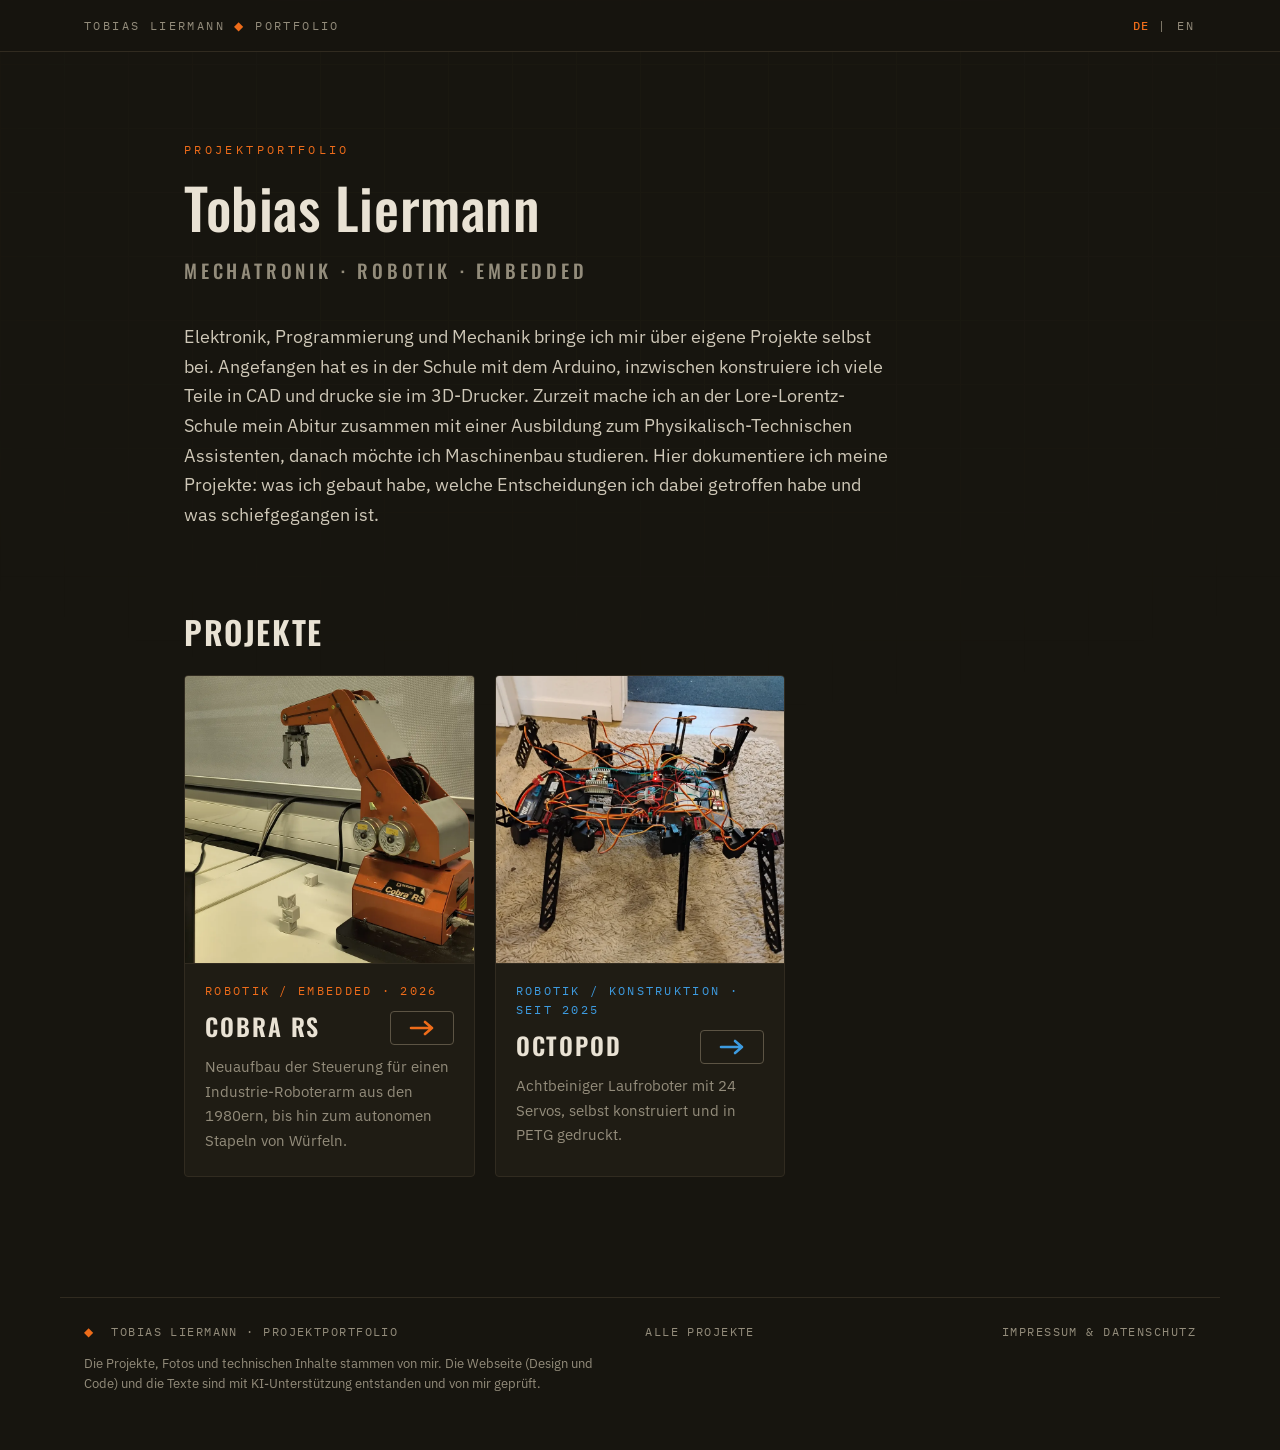
<file: index.html>
<!DOCTYPE html>
<html lang="de">
<head>
<meta charset="UTF-8">
<meta name="viewport" content="width=device-width, initial-scale=1.0">
<title>Tobias Liermann – Projektportfolio</title>
<meta name="description" content="Technische Projektdokumentationen: Robotik, Embedded, Mechanik.">
<meta property="og:type" content="website">
<meta property="og:title" content="Tobias Liermann – Projektportfolio">
<meta property="og:description" content="Technische Projektdokumentationen: Robotik, Embedded, Mechanik.">
<meta property="og:url" content="https://tobiasliermann.github.io/Portfolio/">
<meta property="og:image" content="https://tobiasliermann.github.io/Portfolio/assets/og-hub.jpg">
<meta property="og:image:width" content="1200">
<meta property="og:image:height" content="630">
<meta property="og:locale" content="de_DE">
<link rel="alternate" hreflang="de" href="https://tobiasliermann.github.io/Portfolio/">
<link rel="alternate" hreflang="en" href="https://tobiasliermann.github.io/Portfolio/en/">
<meta name="twitter:card" content="summary_large_image">
<link rel="icon" href="./assets/favicon.svg" type="image/svg+xml">
<link rel="apple-touch-icon" href="./assets/apple-touch-icon.png">
<link rel="stylesheet" href="./assets/fonts/fonts.css">
<link rel="stylesheet" href="./style.css">
<script>document.documentElement.classList.add('js')</script>
</head>
<body class="layout-hub akzent-orange">
<a class="skip" href="#inhalt">Zum Inhalt springen</a>

<header class="topbar">
  <div class="topbar-in">
    <a class="brand" href="./">Tobias Liermann <span>◆</span> Portfolio</a>
    <nav class="topbar-rechts">
      <a class="back" href="./#projekte">Alle Projekte</a>
      <span class="sprache"><b aria-current="true">DE</b> <span aria-hidden="true">|</span> <a href="./en/" hreflang="en" lang="en">EN</a></span>
    </nav>
  </div>
</header>

<div class="shell">
  <aside class="toc" aria-label="Inhaltsverzeichnis">
    <button class="toc-toggle" type="button" aria-expanded="false" aria-controls="toc-liste">
      <span class="toc-label">Inhalt</span><span class="toc-current"></span>
    </button>
    <ol id="toc-liste" class="toc-liste"></ol>
  </aside>

  <main id="inhalt" class="main">
<div class="hub-head">
  <div class="hub-kicker">Projektportfolio</div>
  <h1 class="hub-name">Tobias Liermann</h1>
  <div class="hub-rolle">Mechatronik · Robotik · Embedded</div>

  <p class="lead">
    Elektronik, Programmierung und Mechanik bringe ich mir über eigene Projekte selbst bei. Angefangen
    hat es in der Schule mit dem Arduino, inzwischen konstruiere ich viele Teile in CAD und drucke sie
    im 3D-Drucker. Zurzeit mache ich an der Lore-Lorentz-Schule mein Abitur zusammen mit einer
    Ausbildung zum Physikalisch-Technischen Assistenten, danach möchte ich Maschinenbau studieren.
    Hier dokumentiere ich meine Projekte: was ich gebaut habe, welche Entscheidungen ich dabei
    getroffen habe und was schiefgegangen ist.
  </p>

</div>

<section id="projekte">
  <h2 id="projekte">Projekte</h2>
  <div class="karten">
    <a class="karte" href="cobra/">
      <img src="assets/cobra-kachel.webp" alt="Der Cobra RS mit geöffnetem Greifer, davor ein Turm aus gestapelten Würfeln" loading="lazy">
      <div class="karte-text">
        <div class="karte-tag">Robotik / Embedded · 2026</div>
        <div class="karte-titel">
          <h3>Cobra RS</h3>
          <span class="karte-pfeil" aria-hidden="true"><svg viewBox="0 0 26 16" fill="none" stroke="currentColor" stroke-width="2.6" stroke-linecap="round" stroke-linejoin="round"><path d="M2 8h21M16 2l7 6-7 6"/></svg></span>
        </div>
        <p>Neuaufbau der Steuerung für einen Industrie-Roboterarm aus den 1980ern, bis hin zum autonomen Stapeln von Würfeln.</p>
      </div>
    </a>
    <a class="karte akzent-blau" href="octopod/">
      <img src="assets/octopod-kachel.webp" alt="Der Octopod steht auf acht schwarzen Fachwerk-Beinen auf einem Teppich" loading="lazy">
      <div class="karte-text">
        <div class="karte-tag">Robotik / Konstruktion · seit 2025</div>
        <div class="karte-titel">
          <h3>Octopod</h3>
          <span class="karte-pfeil" aria-hidden="true"><svg viewBox="0 0 26 16" fill="none" stroke="currentColor" stroke-width="2.6" stroke-linecap="round" stroke-linejoin="round"><path d="M2 8h21M16 2l7 6-7 6"/></svg></span>
        </div>
        <p>Achtbeiniger Laufroboter mit 24 Servos, selbst konstruiert und in PETG gedruckt.</p>
      </div>
    </a>
  </div>
</section>

  </main>
</div>

<footer class="site-footer">
  <div class="site-footer-in">
    <span><span class="dot">◆</span>&nbsp; Tobias Liermann · Projektportfolio</span>
    <a href="./#projekte">Alle Projekte</a>
    <a href="./impressum/">Impressum & Datenschutz</a>
    <p class="ki-hinweis">Die Projekte, Fotos und technischen Inhalte stammen von mir. Die Webseite (Design und Code) und die Texte sind mit KI-Unterstützung entstanden und von mir geprüft.</p>
  </div>
</footer>

<script src="./nav.js" defer></script>
</body>
</html>
</file>
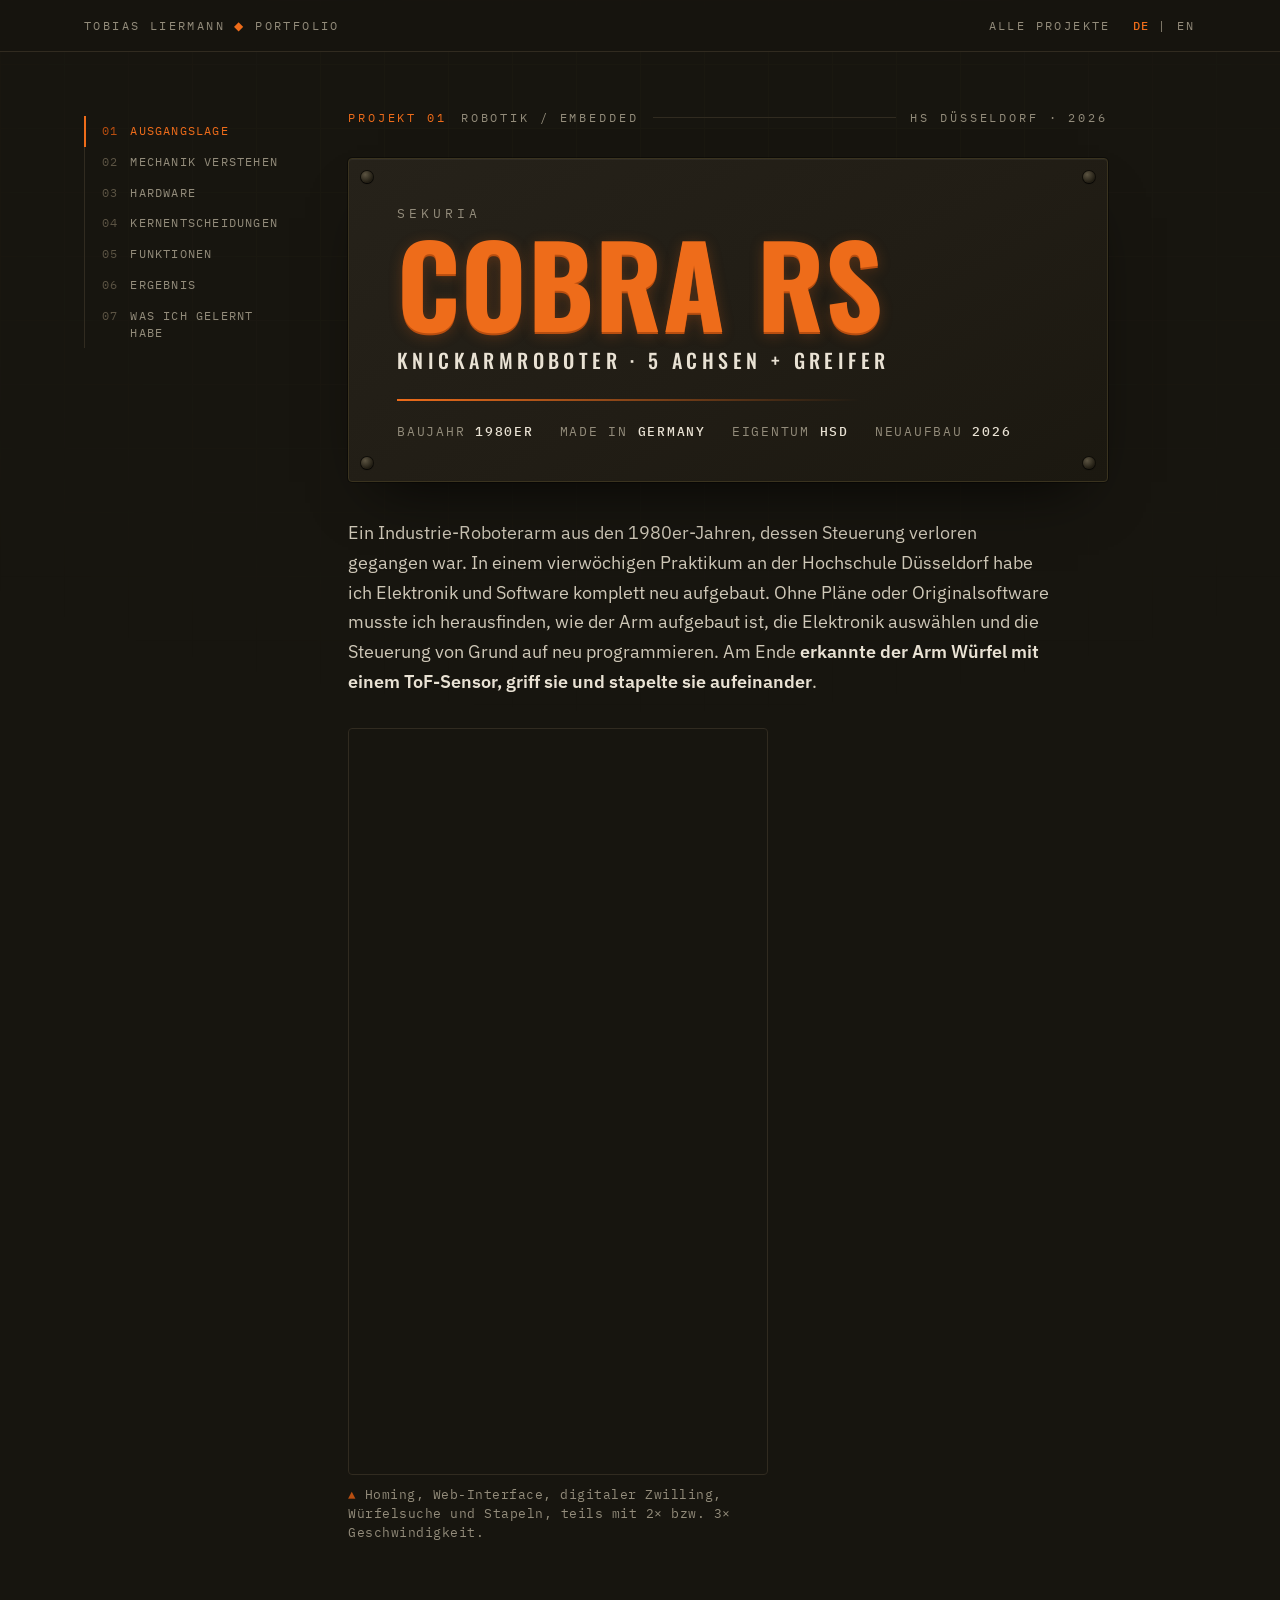
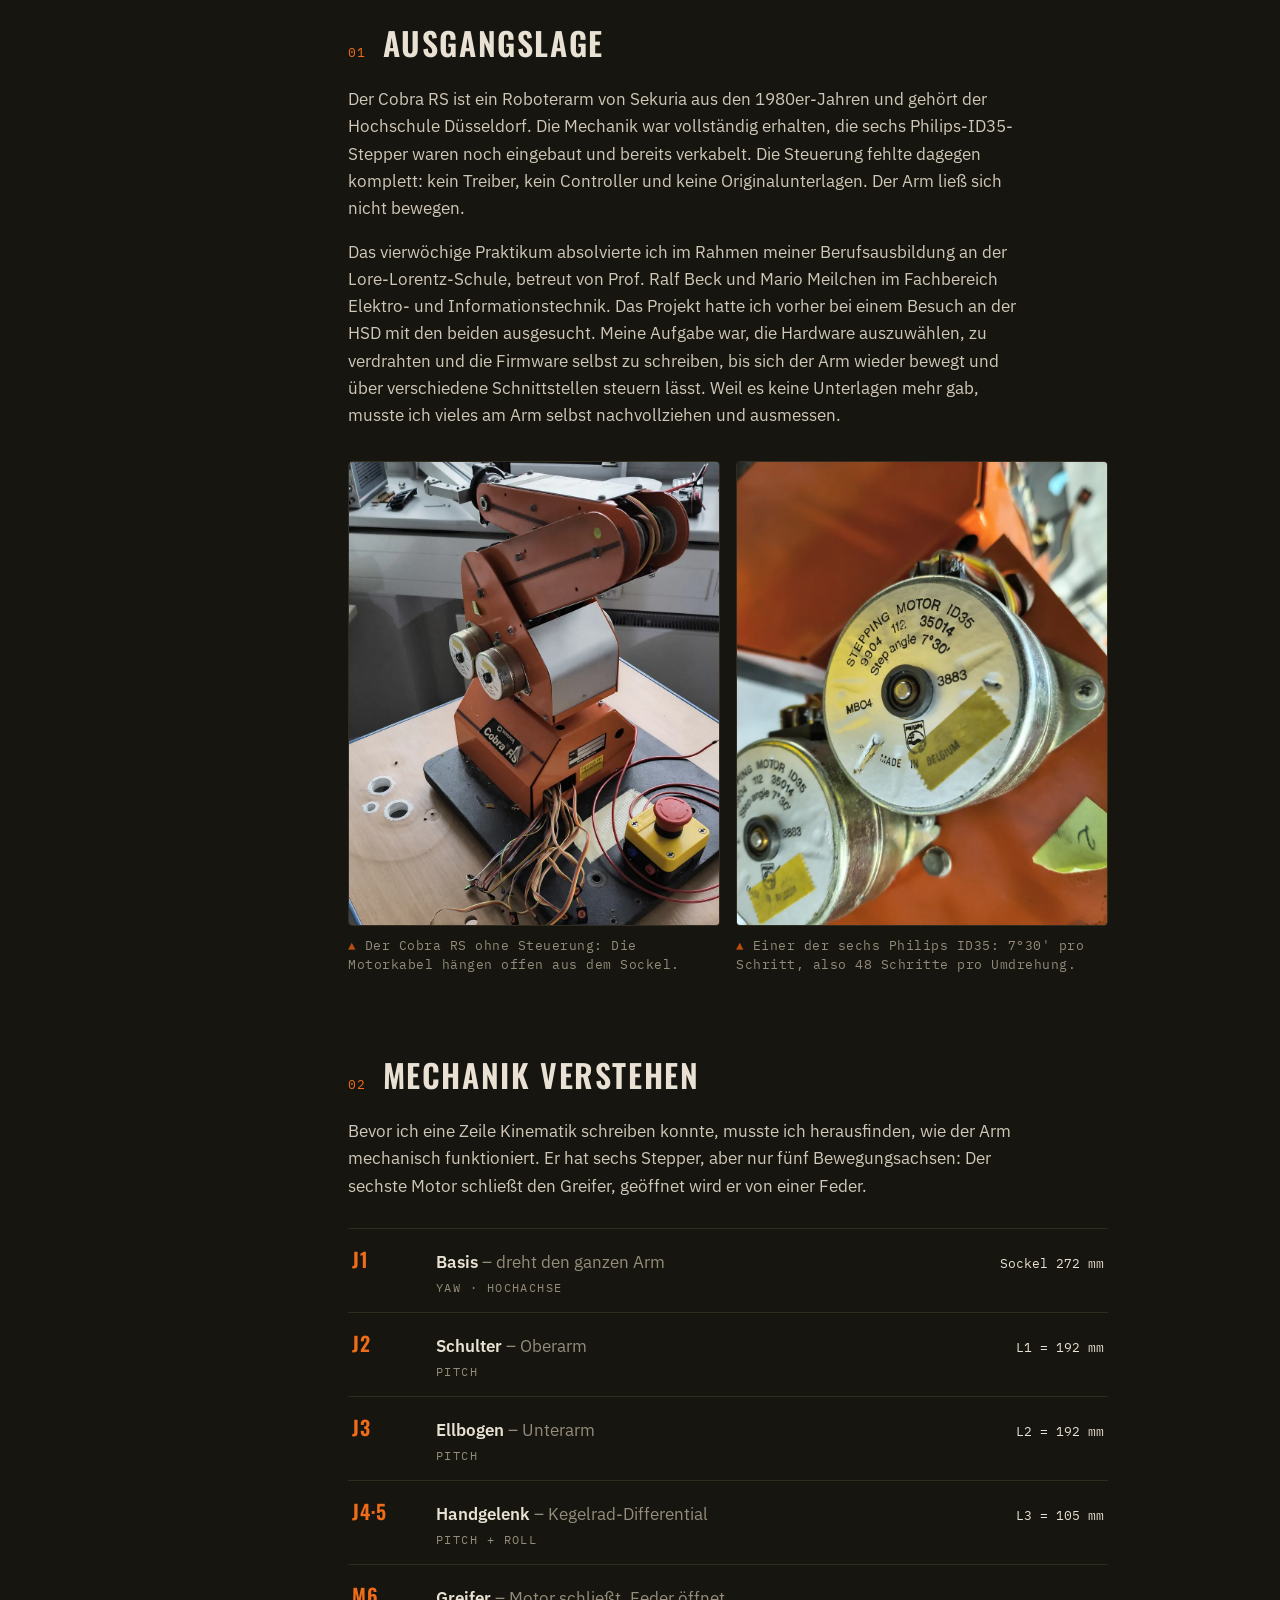
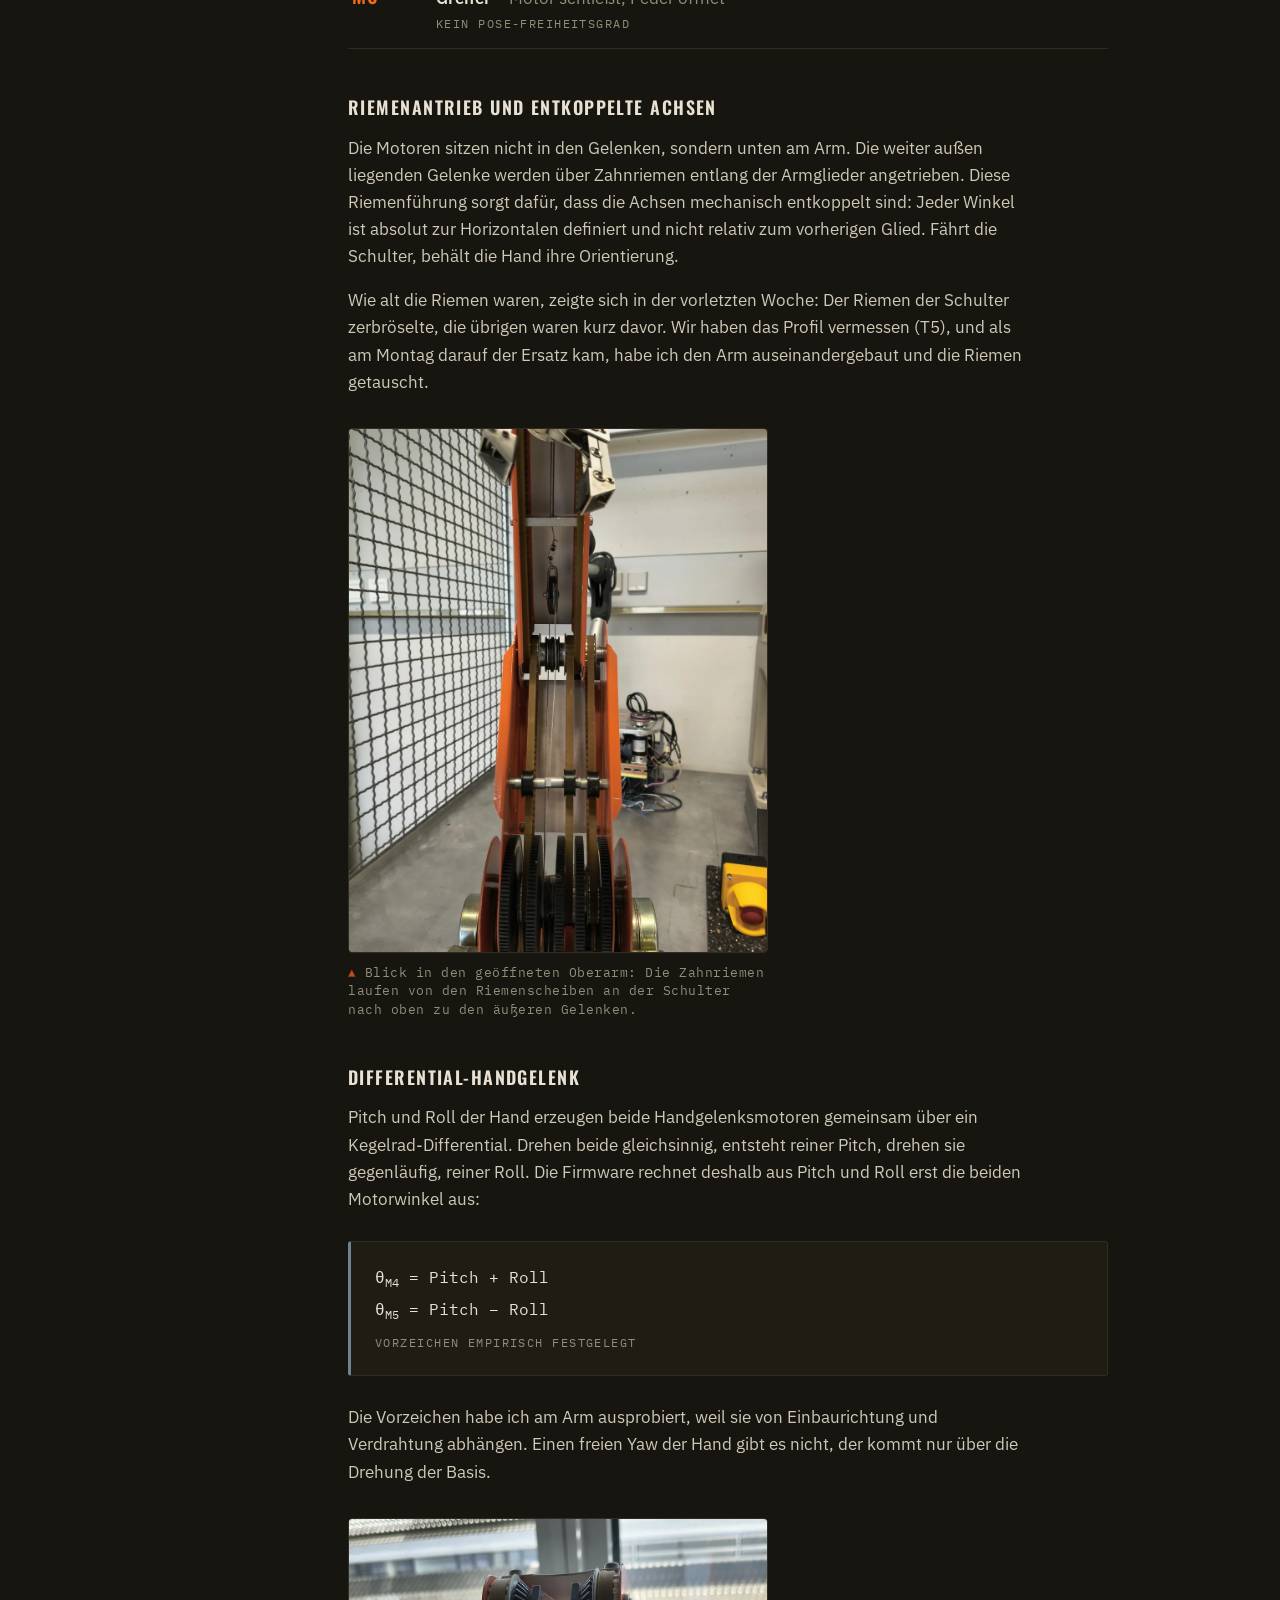
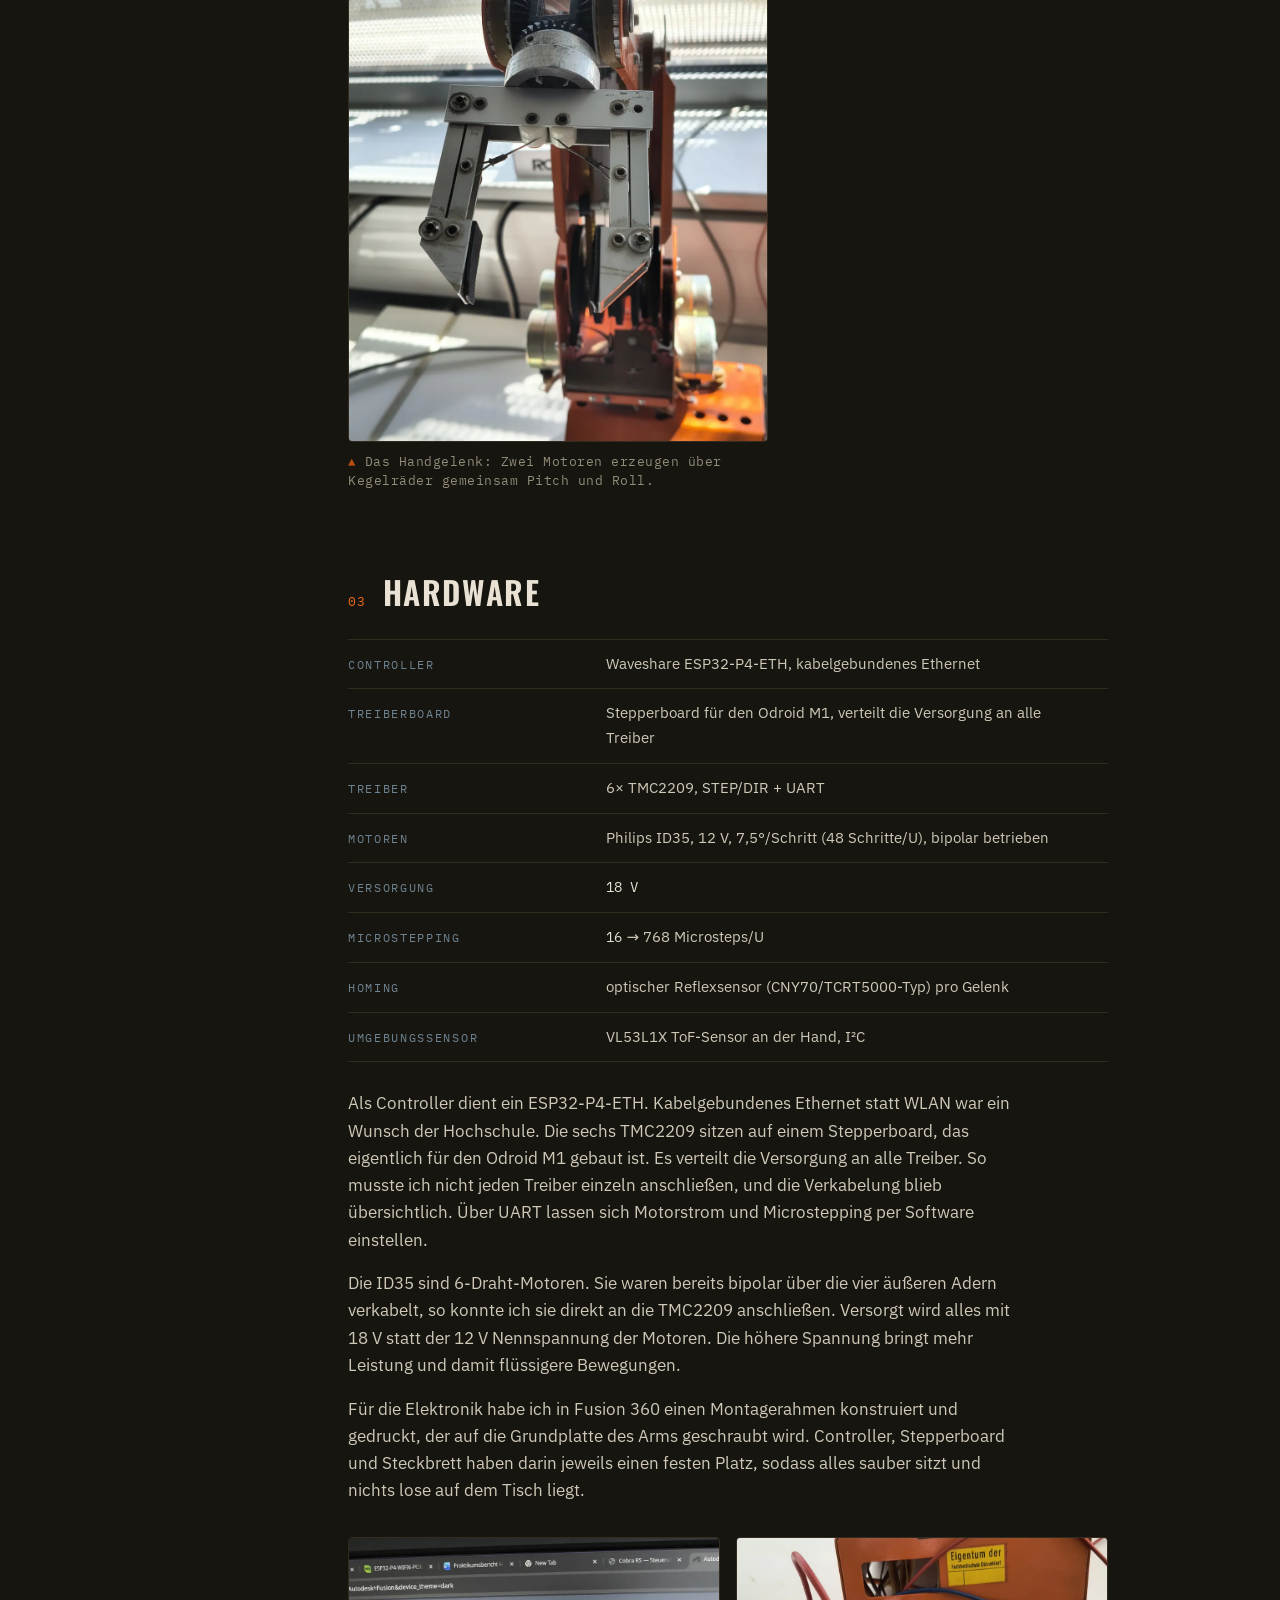
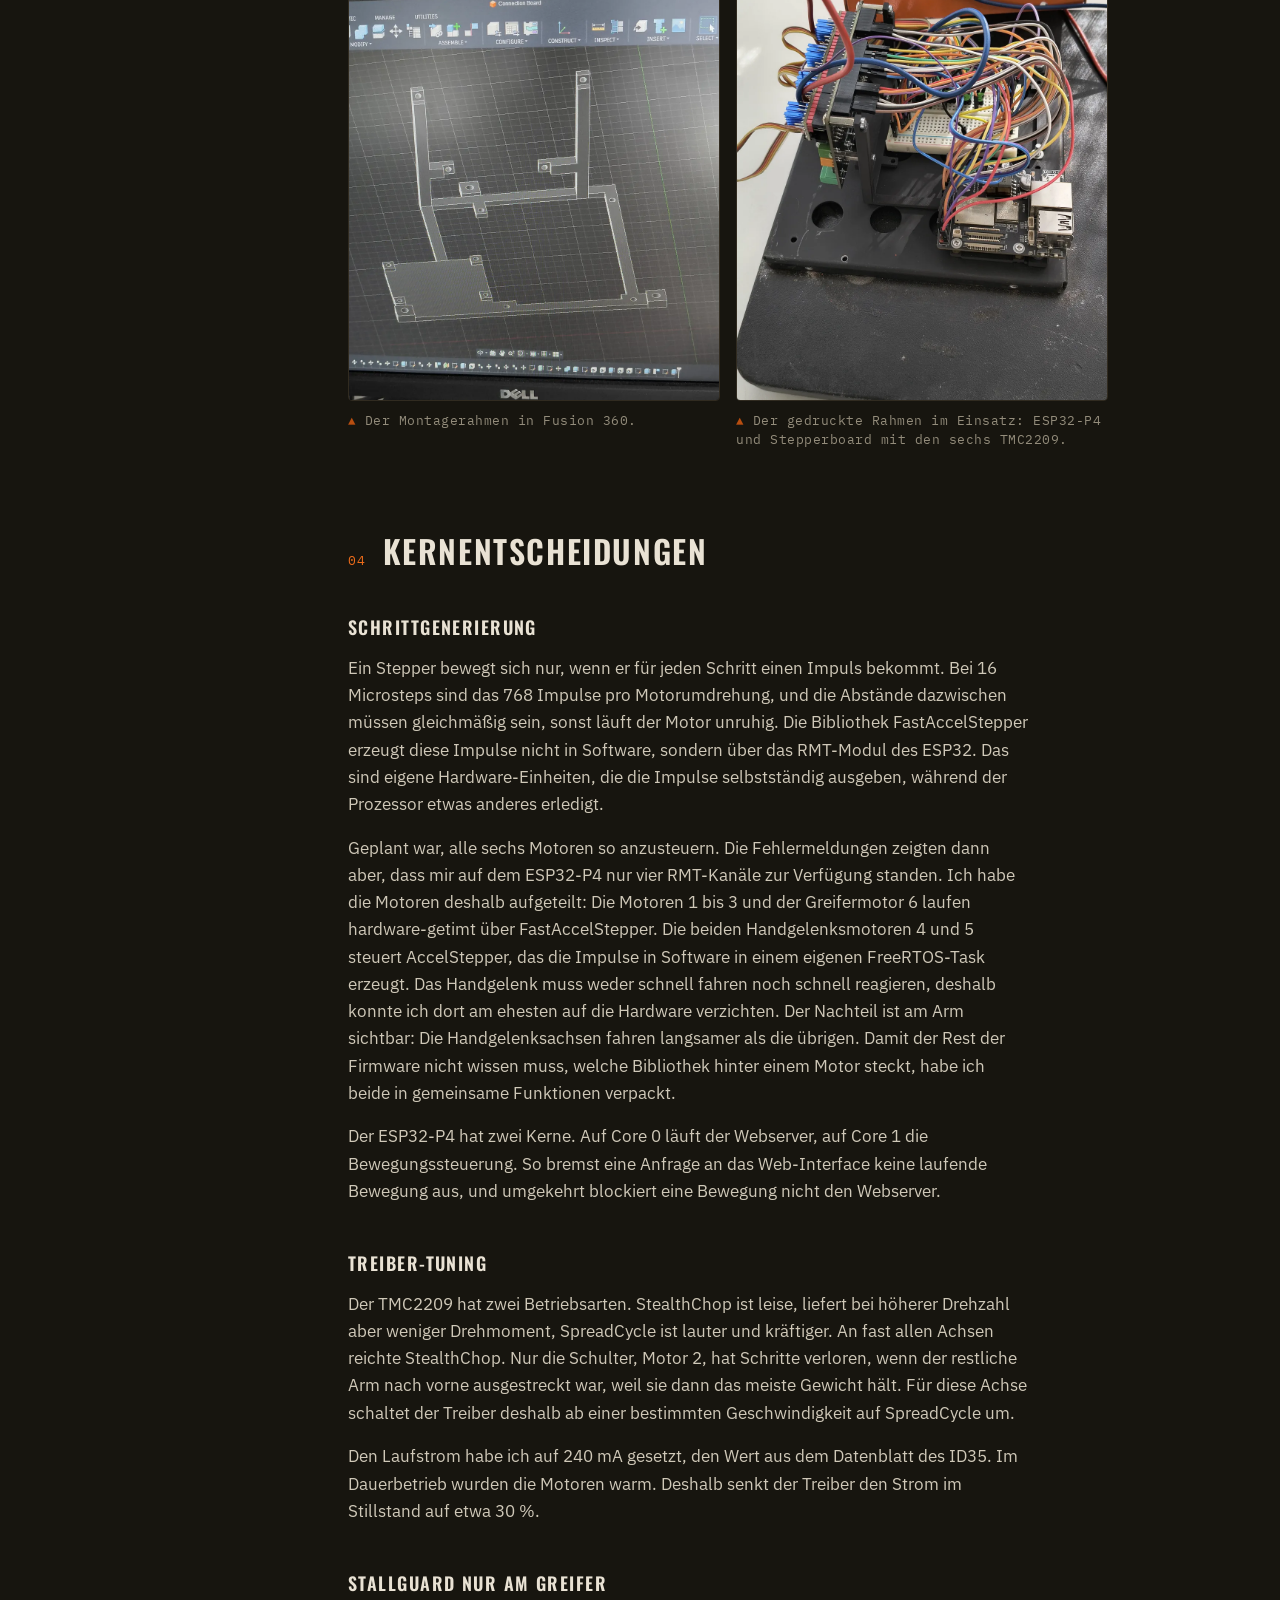
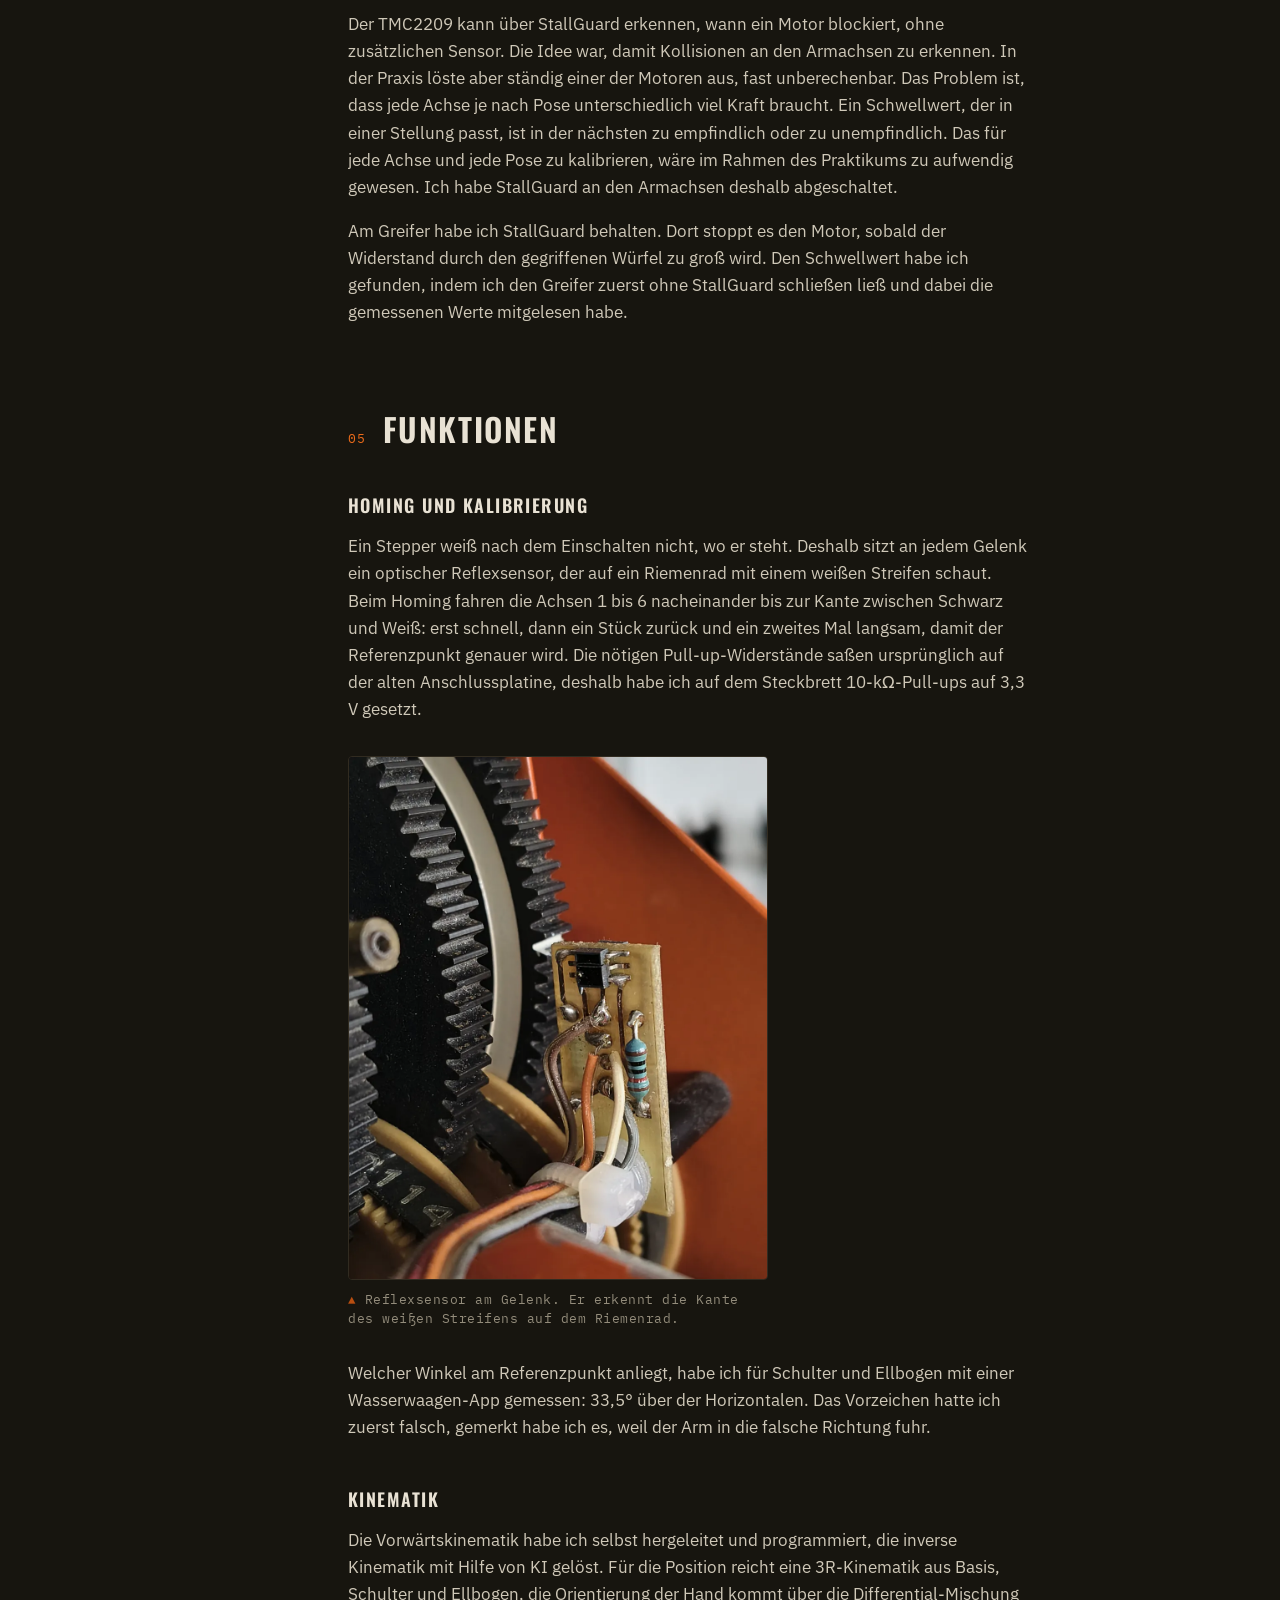
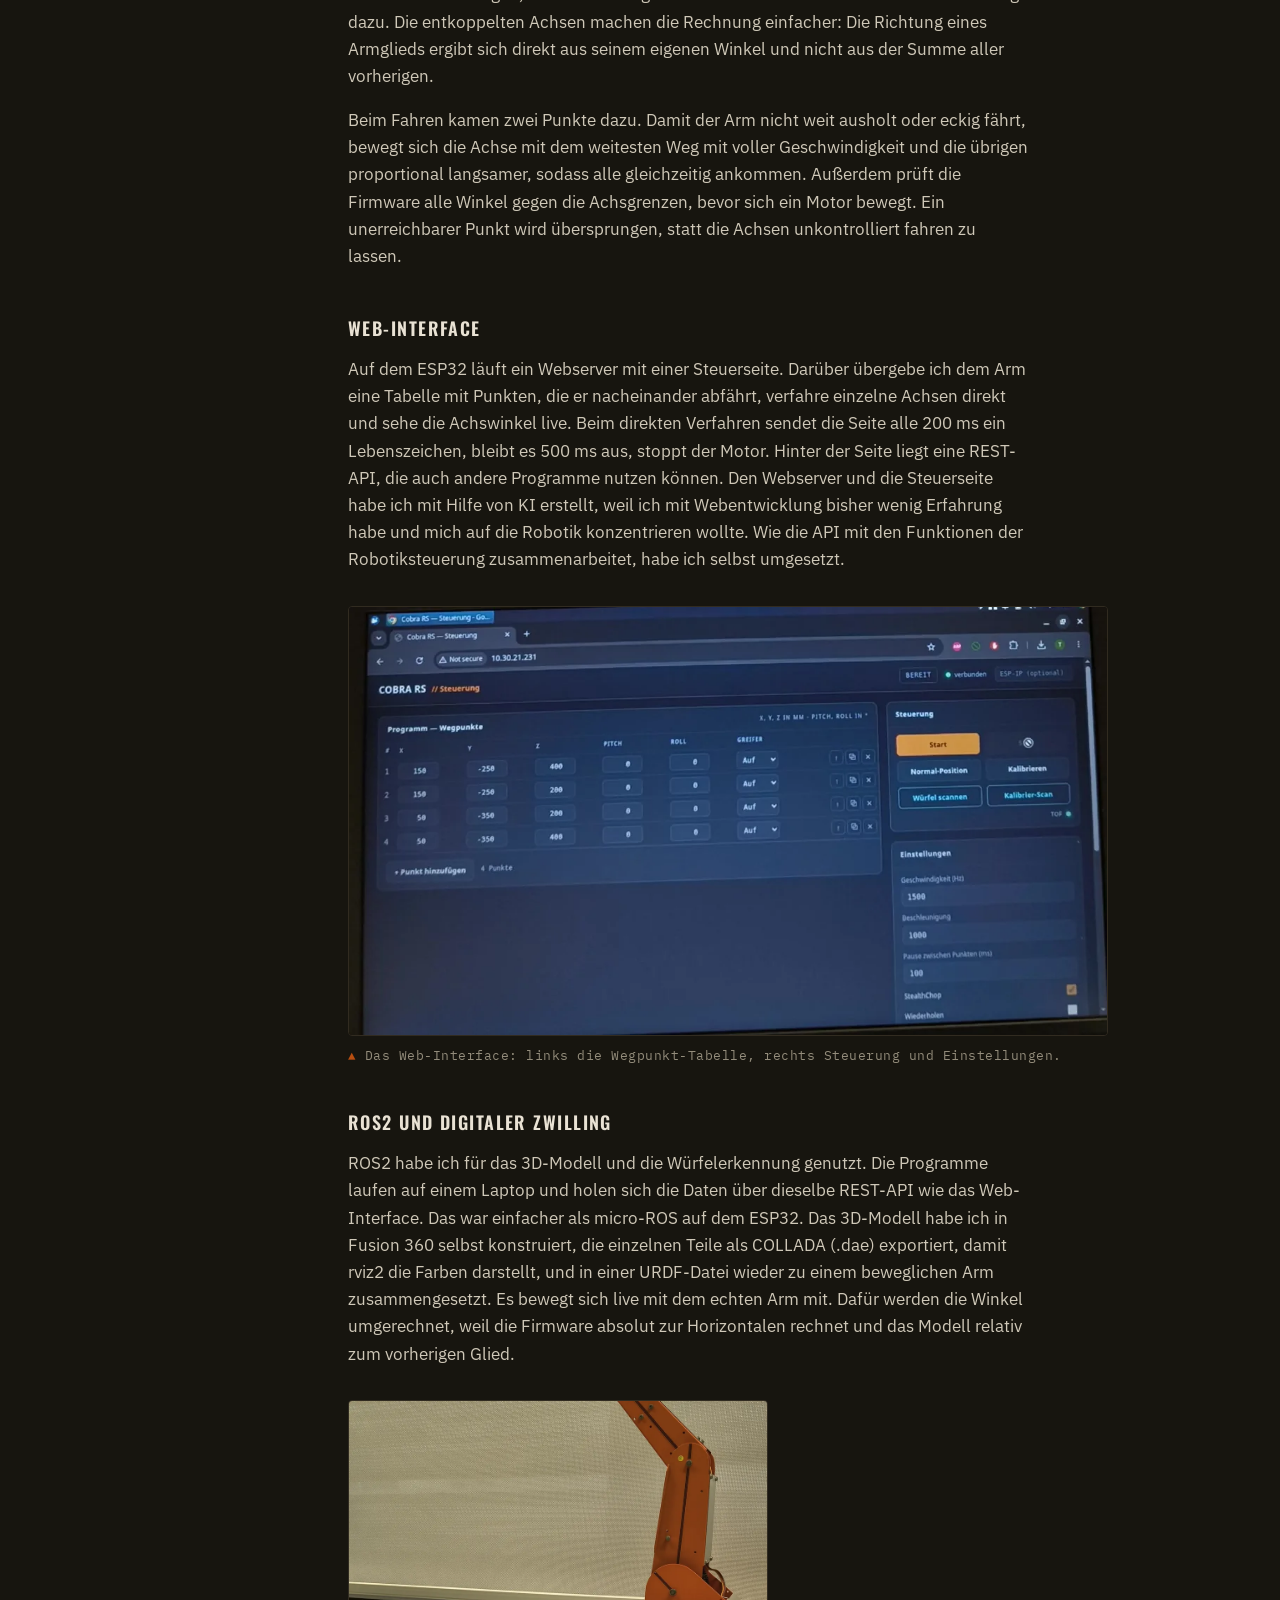
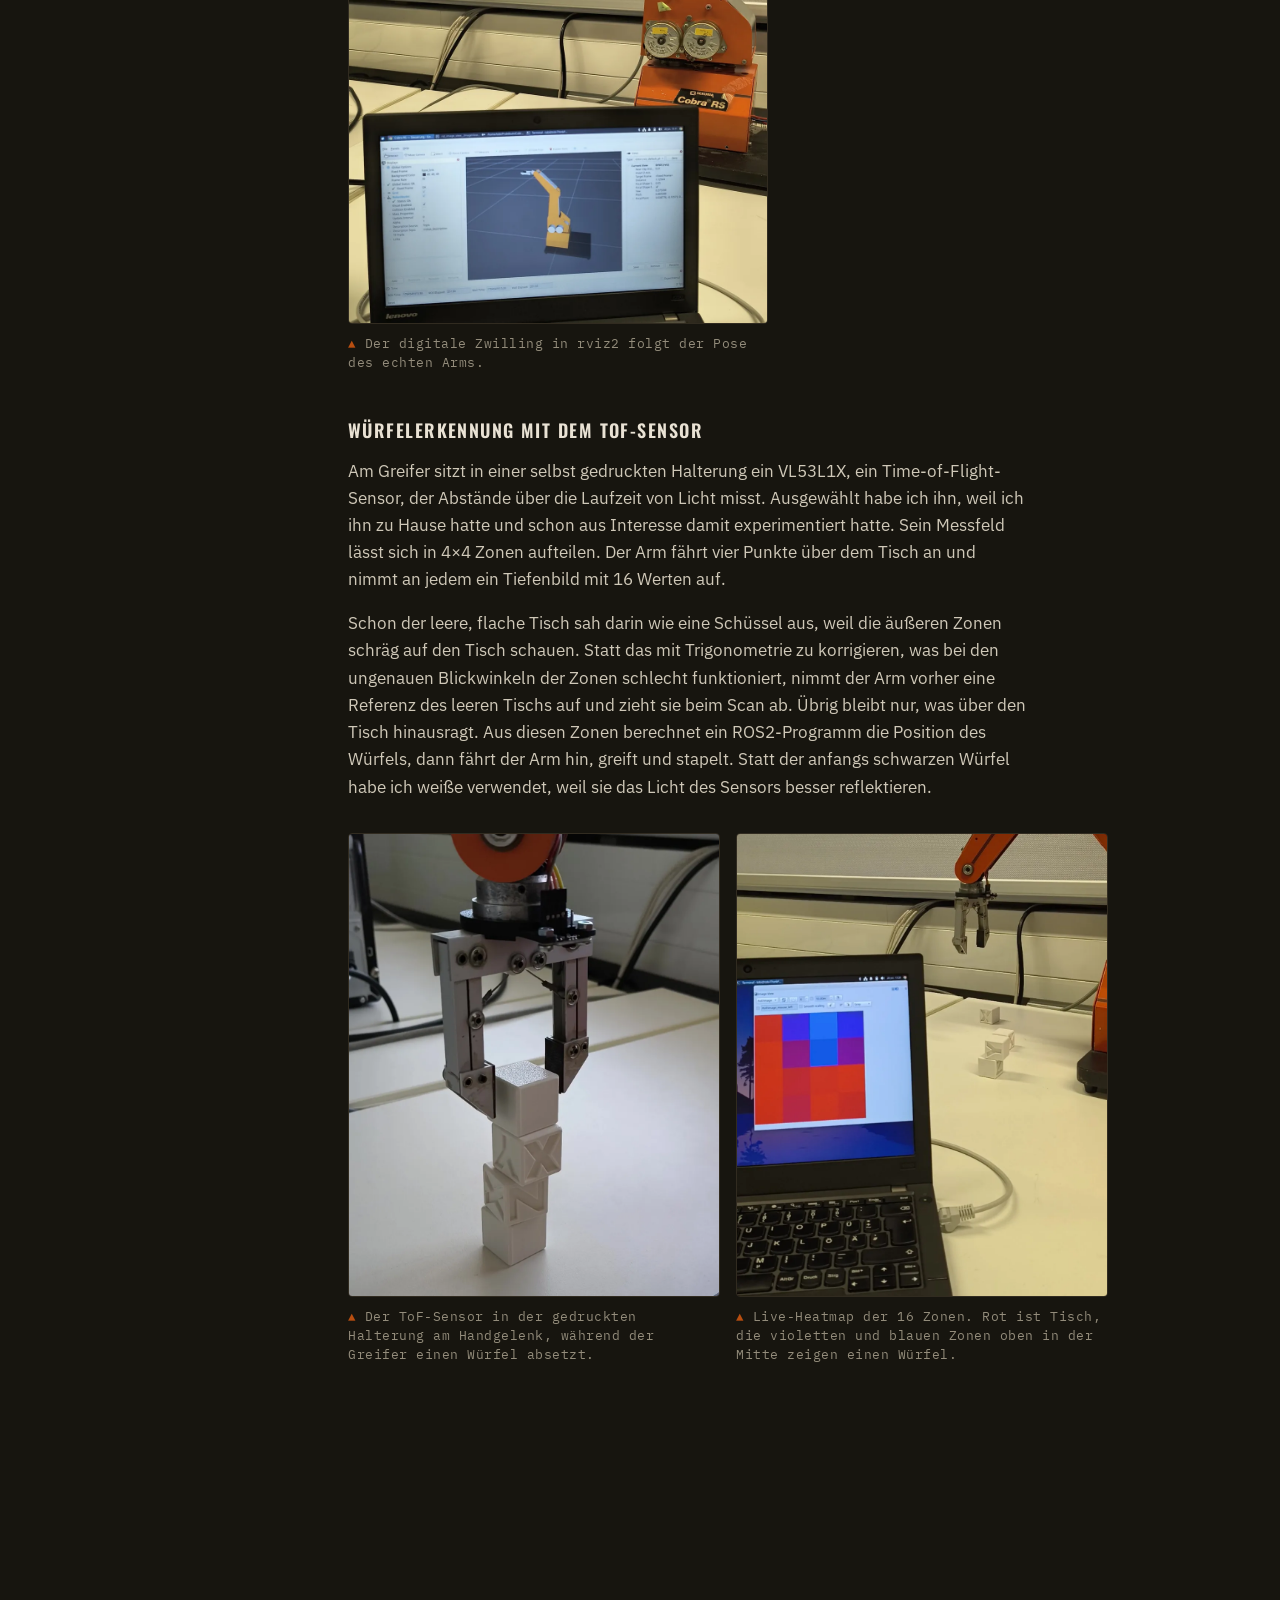
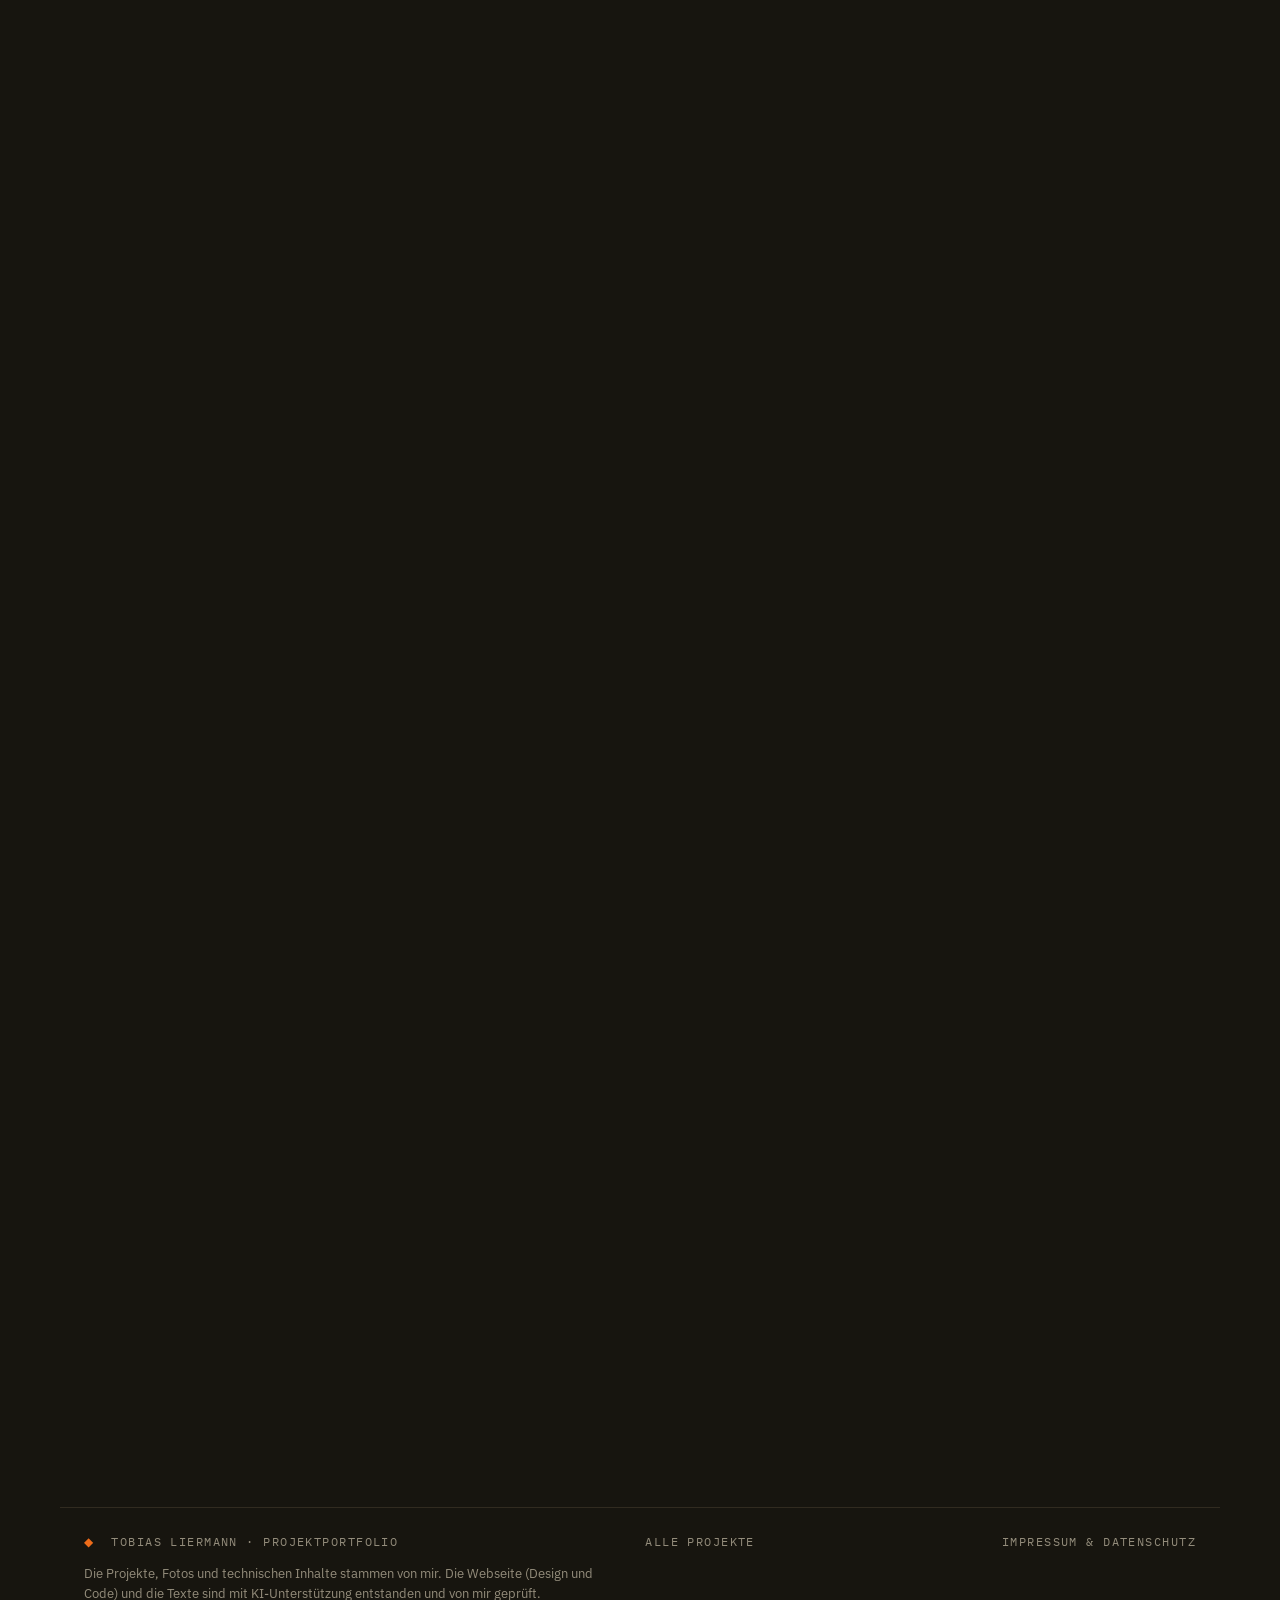
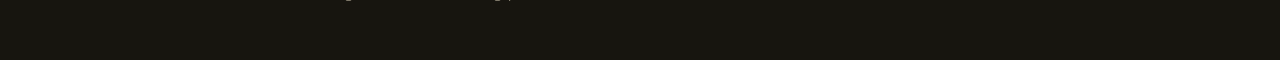
<file: cobra/index.html>
<!DOCTYPE html>
<html lang="de">
<head>
<meta charset="UTF-8">
<meta name="viewport" content="width=device-width, initial-scale=1.0">
<title>Cobra RS – Neuaufbau eines Industrie-Roboterarms</title>
<meta name="description" content="Wiederinbetriebnahme eines Roboterarms aus den 1980er-Jahren: Elektronik, Firmware, Kinematik und autonome Würfelerkennung.">
<meta property="og:type" content="website">
<meta property="og:title" content="Cobra RS – Neuaufbau eines Industrie-Roboterarms">
<meta property="og:description" content="Wiederinbetriebnahme eines Roboterarms aus den 1980er-Jahren: Elektronik, Firmware, Kinematik und autonome Würfelerkennung.">
<meta property="og:url" content="https://tobiasliermann.github.io/Portfolio/cobra/">
<meta property="og:image" content="https://tobiasliermann.github.io/Portfolio/assets/og-cobra.jpg">
<meta property="og:image:width" content="1200">
<meta property="og:image:height" content="630">
<meta property="og:locale" content="de_DE">
<link rel="alternate" hreflang="de" href="https://tobiasliermann.github.io/Portfolio/cobra/">
<link rel="alternate" hreflang="en" href="https://tobiasliermann.github.io/Portfolio/en/cobra/">
<meta name="twitter:card" content="summary_large_image">
<link rel="icon" href="../assets/favicon.svg" type="image/svg+xml">
<link rel="apple-touch-icon" href="../assets/apple-touch-icon.png">
<link rel="stylesheet" href="../assets/fonts/fonts.css">
<link rel="stylesheet" href="../style.css">
<script>document.documentElement.classList.add('js')</script>
</head>
<body class="layout-projekt akzent-orange">
<a class="skip" href="#inhalt">Zum Inhalt springen</a>

<header class="topbar">
  <div class="topbar-in">
    <a class="brand" href="../">Tobias Liermann <span>◆</span> Portfolio</a>
    <nav class="topbar-rechts">
      <a class="back" href="../#projekte">Alle Projekte</a>
      <span class="sprache"><b aria-current="true">DE</b> <span aria-hidden="true">|</span> <a href="../en/cobra/" hreflang="en" lang="en">EN</a></span>
    </nav>
  </div>
</header>

<div class="shell">
  <aside class="toc" aria-label="Inhaltsverzeichnis">
    <button class="toc-toggle" type="button" aria-expanded="false" aria-controls="toc-liste">
      <span class="toc-label">Inhalt</span><span class="toc-current"></span>
    </button>
    <ol id="toc-liste" class="toc-liste"></ol>
  </aside>

  <main id="inhalt" class="main">
<div class="eyebrow">
  <span class="tag">Projekt 01</span>
  <span>Robotik / Embedded</span>
  <span class="rule"></span>
  <span>HS Düsseldorf · 2026</span>
</div>

<div class="plate">
  <span class="screw bl"></span><span class="screw br"></span>
  <div class="maker">Sekuria</div>
  <div class="model">Cobra RS</div>
  <div class="subject">Knickarmroboter · 5 Achsen + Greifer</div>
  <div class="plate-rule"></div>
  <div class="stamps">
    <span>Baujahr <b>1980er</b></span>
    <span>Made in <b>Germany</b></span>
    <span>Eigentum <b>HSD</b></span>
    <span>Neuaufbau <b>2026</b></span>
  </div>
</div>

<p class="lead">
  Ein Industrie-Roboterarm aus den 1980er-Jahren, dessen Steuerung verloren gegangen war. In einem
  vierwöchigen Praktikum an der Hochschule Düsseldorf habe ich Elektronik und Software komplett neu aufgebaut.
  Ohne Pläne oder Originalsoftware musste ich herausfinden, wie der Arm aufgebaut ist, die Elektronik
  auswählen und die Steuerung von Grund auf neu programmieren.
  Am Ende <strong>erkannte der Arm Würfel mit einem ToF-Sensor, griff sie und stapelte sie aufeinander</strong>.
</p>

<figure class="hoch">
  <div class="video-embed hoch">
    <iframe src="https://www.youtube-nocookie.com/embed/pi_iHDU_sMw" title="Cobra Showcase" loading="lazy"
      allow="accelerometer; encrypted-media; gyroscope; picture-in-picture; fullscreen" allowfullscreen
      referrerpolicy="strict-origin-when-cross-origin"></iframe>
  </div>
  <figcaption>Homing, Web-Interface, digitaler Zwilling, Würfelsuche und Stapeln, teils mit 2× bzw. 3× Geschwindigkeit.</figcaption>
</figure>

<section>
  <h2 id="ausgangslage">Ausgangslage</h2>

  <p>
    Der Cobra RS ist ein Roboterarm von Sekuria aus den 1980er-Jahren und gehört der
    Hochschule Düsseldorf. Die Mechanik war vollständig erhalten, die sechs Philips-ID35-Stepper
    waren noch eingebaut und bereits verkabelt. Die Steuerung fehlte dagegen komplett:
    kein Treiber, kein Controller und keine Originalunterlagen. Der Arm ließ sich nicht bewegen.
  </p>
  <p>
    Das vierwöchige Praktikum absolvierte ich im Rahmen meiner Berufsausbildung an der Lore-Lorentz-Schule, betreut
    von Prof. Ralf Beck und Mario Meilchen im Fachbereich Elektro- und Informationstechnik. Das Projekt hatte ich vorher
    bei einem Besuch an der HSD mit den beiden ausgesucht. Meine Aufgabe war, die Hardware auszuwählen, zu
    verdrahten und die Firmware selbst zu schreiben, bis sich der Arm wieder bewegt und über
    verschiedene Schnittstellen steuern lässt. Weil es keine Unterlagen mehr gab, musste ich vieles
    am Arm selbst nachvollziehen und ausmessen.
  </p>

  <div class="bildpaar-wrap">
    <div class="bildpaar">
      <figure>
        <img src="bilder/ausgangszustand.webp" alt="Orangefarbener Roboterarm Cobra RS auf einer schwarzen Grundplatte, aus dem Sockel hängen lose Motorkabel, daneben ein Not-Aus-Taster" loading="lazy">
        <figcaption>Der Cobra RS ohne Steuerung: Die Motorkabel hängen offen aus dem Sockel.</figcaption>
      </figure>
      <figure>
        <img src="bilder/motor-id35.webp" alt="Aufschrift eines Philips-Schrittmotors: Stepping Motor ID35, 9904 112 35014, Step angle 7°30'" loading="lazy">
        <figcaption>Einer der sechs Philips ID35: 7°30' pro Schritt, also 48 Schritte pro Umdrehung.</figcaption>
      </figure>
    </div>
  </div>
</section>

<section>
  <h2 id="mechanik-verstehen">Mechanik verstehen</h2>

  <p>
    Bevor ich eine Zeile Kinematik schreiben konnte, musste ich herausfinden, wie der Arm mechanisch
    funktioniert. Er hat sechs Stepper, aber nur fünf Bewegungsachsen: Der sechste Motor schließt den
    Greifer, geöffnet wird er von einer Feder.
  </p>

  <div class="axes">
    <div class="axis">
      <span class="j">J1</span>
      <div class="d"><strong>Basis</strong> <span>– dreht den ganzen Arm</span><span class="role">Yaw · Hochachse</span></div>
      <span class="mass">Sockel 272 mm</span>
    </div>
    <div class="axis">
      <span class="j">J2</span>
      <div class="d"><strong>Schulter</strong> <span>– Oberarm</span><span class="role">Pitch</span></div>
      <span class="mass">L1 = 192 mm</span>
    </div>
    <div class="axis">
      <span class="j">J3</span>
      <div class="d"><strong>Ellbogen</strong> <span>– Unterarm</span><span class="role">Pitch</span></div>
      <span class="mass">L2 = 192 mm</span>
    </div>
    <div class="axis">
      <span class="j">J4·5</span>
      <div class="d"><strong>Handgelenk</strong> <span>– Kegelrad-Differential</span><span class="role">Pitch + Roll</span></div>
      <span class="mass">L3 = 105 mm</span>
    </div>
    <div class="axis">
      <span class="j">M6</span>
      <div class="d"><strong>Greifer</strong> <span>– Motor schließt, Feder öffnet</span><span class="role">kein Pose-Freiheitsgrad</span></div>
      <span class="mass"></span>
    </div>
  </div>

  <h3>Riemenantrieb und entkoppelte Achsen</h3>
  <p>
    Die Motoren sitzen nicht in den Gelenken, sondern unten am Arm. Die weiter außen liegenden
    Gelenke werden über Zahnriemen entlang der Armglieder angetrieben. Diese Riemenführung sorgt
    dafür, dass die Achsen mechanisch entkoppelt sind: Jeder Winkel ist absolut zur Horizontalen
    definiert und nicht relativ zum vorherigen Glied. Fährt die Schulter, behält die Hand ihre
    Orientierung.
  </p>
  <p>
    Wie alt die Riemen waren, zeigte sich in der vorletzten Woche: Der Riemen der Schulter zerbröselte,
    die übrigen waren kurz davor. Wir haben das Profil vermessen (T5), und als am Montag darauf der
    Ersatz kam, habe ich den Arm auseinandergebaut und die Riemen getauscht.
  </p>
  <figure class="hoch">
    <img src="bilder/riemen-oberarm.webp" alt="Blick in den geöffneten Oberarm: mehrere Zahnriemen laufen parallel von großen Riemenscheiben im Sockel nach oben" loading="lazy">
    <figcaption>Blick in den geöffneten Oberarm: Die Zahnriemen laufen von den Riemenscheiben an der Schulter nach oben zu den äußeren Gelenken.</figcaption>
  </figure>

  <h3>Differential-Handgelenk</h3>
  <p>
    Pitch und Roll der Hand erzeugen beide Handgelenksmotoren gemeinsam über ein
    Kegelrad-Differential. Drehen beide gleichsinnig, entsteht reiner Pitch, drehen sie gegenläufig,
    reiner Roll. Die Firmware rechnet deshalb aus Pitch und Roll erst die beiden Motorwinkel aus:
  </p>
  <div class="formel">
    θ<sub>M4</sub> = Pitch + Roll<br>
    θ<sub>M5</sub> = Pitch − Roll
    <span class="hinweis">Vorzeichen empirisch festgelegt</span>
  </div>
  <p>
    Die Vorzeichen habe ich am Arm ausprobiert, weil sie von Einbaurichtung und Verdrahtung abhängen.
    Einen freien Yaw der Hand gibt es nicht, der kommt nur über die Drehung der Basis.
  </p>

  <figure class="hoch">
    <img src="bilder/handgelenk.webp" alt="Handgelenk des Cobra RS mit sichtbaren Kegelrädern über dem geöffneten Greifer" loading="lazy">
    <figcaption>Das Handgelenk: Zwei Motoren erzeugen über Kegelräder gemeinsam Pitch und Roll.</figcaption>
  </figure>
</section>

<section>
  <h2 id="hardware">Hardware</h2>

  <div class="tabelle">
    <table class="daten">
      <tr><th>Controller</th><td>Waveshare ESP32-P4-ETH, kabelgebundenes Ethernet</td></tr>
      <tr><th>Treiberboard</th><td>Stepperboard für den Odroid M1, verteilt die Versorgung an alle Treiber</td></tr>
      <tr><th>Treiber</th><td>6× TMC2209, STEP/DIR + UART</td></tr>
      <tr><th>Motoren</th><td>Philips ID35, 12 V, 7,5°/Schritt (48 Schritte/U), bipolar betrieben</td></tr>
      <tr><th>Versorgung</th><td><span class="mono">18 V</span></td></tr>
      <tr><th>Microstepping</th><td><span class="mono">16</span> → 768 Microsteps/U</td></tr>
      <tr><th>Homing</th><td>optischer Reflexsensor (CNY70/TCRT5000-Typ) pro Gelenk</td></tr>
      <tr><th>Umgebungssensor</th><td>VL53L1X ToF-Sensor an der Hand, I²C</td></tr>
    </table>
  </div>

  <p>
    Als Controller dient ein ESP32-P4-ETH. Kabelgebundenes Ethernet statt WLAN war ein Wunsch
    der Hochschule. Die sechs TMC2209 sitzen auf einem Stepperboard, das eigentlich für den Odroid M1
    gebaut ist. Es verteilt die Versorgung an alle Treiber.
    So musste ich nicht jeden Treiber einzeln anschließen, und die Verkabelung blieb
    übersichtlich. Über UART lassen sich Motorstrom und Microstepping per Software einstellen.
  </p>
  <p>
    Die ID35 sind 6-Draht-Motoren. Sie waren bereits bipolar über die vier äußeren Adern verkabelt,
    so konnte ich sie direkt an die TMC2209 anschließen. Versorgt wird alles mit
    18 V statt der 12 V Nennspannung der Motoren. Die höhere Spannung bringt mehr Leistung und damit
    flüssigere Bewegungen.
  </p>
  <p>
    Für die Elektronik habe ich in Fusion 360 einen Montagerahmen konstruiert und gedruckt, der auf die
    Grundplatte des Arms geschraubt wird. Controller, Stepperboard und Steckbrett haben darin
    jeweils einen festen Platz, sodass alles sauber sitzt und nichts lose auf dem Tisch liegt.
  </p>

  <div class="bildpaar-wrap">
    <div class="bildpaar">
      <figure>
        <img src="bilder/rahmen-cad.webp" alt="Bildschirm mit Fusion 360: Konstruktion eines flachen Rahmens mit zwei senkrechten Stützen und einer Platte für ein Board" loading="lazy">
        <figcaption>Der Montagerahmen in Fusion 360.</figcaption>
      </figure>
      <figure>
        <img src="bilder/elektronik.webp" alt="Elektronik auf der Grundplatte: ESP32-P4-Board, Steckbrett und senkrecht montiertes Stepperboard mit blauen Kühlkörpern, verbunden mit vielen bunten Jumperkabeln" loading="lazy">
        <figcaption>Der gedruckte Rahmen im Einsatz: ESP32-P4 und Stepperboard mit den sechs TMC2209.</figcaption>
      </figure>
    </div>
  </div>
</section>

<section>
  <h2 id="kernentscheidungen">Kernentscheidungen</h2>

  <h3>Schrittgenerierung</h3>
  <p>
    Ein Stepper bewegt sich nur, wenn er für jeden Schritt einen Impuls bekommt. Bei 16 Microsteps
    sind das 768 Impulse pro Motorumdrehung, und die Abstände dazwischen müssen gleichmäßig sein,
    sonst läuft der Motor unruhig. Die Bibliothek FastAccelStepper erzeugt diese Impulse nicht in
    Software, sondern über das RMT-Modul des ESP32. Das sind eigene Hardware-Einheiten, die die Impulse selbstständig ausgeben, während der Prozessor etwas anderes erledigt.
  </p>
  <p>
    Geplant war, alle sechs Motoren so anzusteuern. Die Fehlermeldungen zeigten dann aber, dass mir
    auf dem ESP32-P4 nur vier RMT-Kanäle zur Verfügung standen. Ich habe die Motoren deshalb
    aufgeteilt: Die Motoren 1 bis 3 und der Greifermotor 6 laufen hardware-getimt über
    FastAccelStepper. Die beiden Handgelenksmotoren 4 und 5 steuert AccelStepper, das die Impulse in Software in einem eigenen FreeRTOS-Task erzeugt. Das Handgelenk muss weder schnell fahren noch
    schnell reagieren, deshalb konnte ich dort am ehesten auf die Hardware verzichten. Der Nachteil
    ist am Arm sichtbar: Die Handgelenksachsen fahren langsamer als die übrigen. Damit der Rest der
    Firmware nicht wissen muss, welche Bibliothek hinter einem Motor steckt, habe ich beide in
    gemeinsame Funktionen verpackt.
  </p>
  <p>
    Der ESP32-P4 hat zwei Kerne. Auf Core 0 läuft der Webserver, auf Core 1 die
    Bewegungssteuerung. So bremst eine Anfrage an das Web-Interface keine laufende Bewegung aus,
    und umgekehrt blockiert eine Bewegung nicht den Webserver.
  </p>

  <h3>Treiber-Tuning</h3>
  <p>
    Der TMC2209 hat zwei Betriebsarten. StealthChop ist leise, liefert bei höherer Drehzahl aber
    weniger Drehmoment, SpreadCycle ist lauter und kräftiger. An fast allen Achsen reichte
    StealthChop. Nur die Schulter, Motor 2, hat Schritte verloren, wenn der restliche Arm nach vorne
    ausgestreckt war, weil sie dann das meiste Gewicht hält. Für diese Achse schaltet der Treiber
    deshalb ab einer bestimmten Geschwindigkeit auf SpreadCycle um.
  </p>
  <p>
    Den Laufstrom habe ich auf 240 mA gesetzt, den Wert aus dem Datenblatt des ID35.
    Im Dauerbetrieb wurden die Motoren warm. Deshalb senkt der Treiber den Strom im
    Stillstand auf etwa 30 %.
  </p>

  <h3>StallGuard nur am Greifer</h3>
  <p>
    Der TMC2209 kann über StallGuard erkennen, wann ein Motor blockiert, ohne zusätzlichen Sensor.
    Die Idee war, damit Kollisionen an den Armachsen zu erkennen. In der Praxis löste aber ständig
    einer der Motoren aus, fast unberechenbar. Das Problem ist, dass jede Achse je nach Pose
    unterschiedlich viel Kraft braucht. Ein Schwellwert, der in einer Stellung passt, ist in der
    nächsten zu empfindlich oder zu unempfindlich. Das für jede Achse und jede Pose zu kalibrieren,
    wäre im Rahmen des Praktikums zu aufwendig gewesen. Ich habe StallGuard an den Armachsen deshalb
    abgeschaltet.
  </p>
  <p>
    Am Greifer habe ich StallGuard behalten. Dort stoppt es
    den Motor, sobald der Widerstand durch den gegriffenen Würfel zu groß wird. Den Schwellwert habe
    ich gefunden, indem ich den Greifer zuerst ohne StallGuard schließen ließ und dabei die
    gemessenen Werte mitgelesen habe.
  </p>
</section>

<section>
  <h2 id="funktionen">Funktionen</h2>

  <h3>Homing und Kalibrierung</h3>
  <p>
    Ein Stepper weiß nach dem Einschalten nicht, wo er steht. Deshalb sitzt an jedem Gelenk ein
    optischer Reflexsensor, der auf ein Riemenrad mit einem weißen Streifen schaut. Beim Homing fahren
    die Achsen 1 bis 6 nacheinander bis zur Kante zwischen Schwarz und Weiß: erst schnell, dann ein
    Stück zurück und ein zweites Mal langsam, damit der Referenzpunkt genauer wird. Die nötigen
    Pull-up-Widerstände saßen ursprünglich auf der alten Anschlussplatine, deshalb habe ich auf dem
    Steckbrett 10-kΩ-Pull-ups auf 3,3 V gesetzt.
  </p>
  <figure class="hoch">
    <img src="bilder/homing-sensor.webp" alt="Kleine Platine mit Reflexsensor und Widerstand, direkt neben einem Zahnriemenrad mit weißem Streifen" loading="lazy">
    <figcaption>Reflexsensor am Gelenk. Er erkennt die Kante des weißen Streifens auf dem Riemenrad.</figcaption>
  </figure>
  <p>
    Welcher Winkel am Referenzpunkt anliegt, habe ich für Schulter und Ellbogen mit einer
    Wasserwaagen-App gemessen: 33,5° über der Horizontalen. Das Vorzeichen hatte ich zuerst falsch,
    gemerkt habe ich es, weil der Arm in die falsche Richtung fuhr.
  </p>

  <h3>Kinematik</h3>
  <p>
    Die Vorwärtskinematik habe ich selbst hergeleitet und programmiert, die inverse Kinematik mit
    Hilfe von KI gelöst. Für die Position reicht eine 3R-Kinematik aus Basis, Schulter und Ellbogen,
    die Orientierung der Hand kommt über die Differential-Mischung dazu. Die entkoppelten Achsen
    machen die Rechnung einfacher: Die Richtung eines Armglieds ergibt sich direkt aus seinem eigenen
    Winkel und nicht aus der Summe aller vorherigen.
  </p>
  <p>
    Beim Fahren kamen zwei Punkte dazu. Damit der Arm nicht weit ausholt oder eckig fährt, bewegt sich die Achse mit dem weitesten Weg mit voller Geschwindigkeit und die übrigen proportional langsamer,
    sodass alle gleichzeitig ankommen. Außerdem prüft die Firmware alle Winkel gegen die Achsgrenzen,
    bevor sich ein Motor bewegt. Ein unerreichbarer Punkt wird übersprungen, statt die Achsen
    unkontrolliert fahren zu lassen.
  </p>

  <h3>Web-Interface</h3>
  <p>
    Auf dem ESP32 läuft ein Webserver mit einer Steuerseite. Darüber übergebe ich dem Arm eine
    Tabelle mit Punkten, die er nacheinander abfährt, verfahre einzelne Achsen direkt und sehe die
    Achswinkel live. Beim direkten Verfahren sendet die Seite alle 200 ms ein Lebenszeichen, bleibt
    es 500 ms aus, stoppt der Motor. Hinter der Seite liegt eine REST-API, die auch andere Programme
    nutzen können.
    Den Webserver und die Steuerseite habe ich mit Hilfe von KI erstellt, weil ich mit Webentwicklung bisher wenig Erfahrung habe und mich auf die Robotik konzentrieren
    wollte. Wie die API mit den Funktionen der Robotiksteuerung zusammenarbeitet, habe ich
    selbst umgesetzt.
  </p>
  <figure>
    <img src="bilder/web-interface.webp" alt="Laptop-Bildschirm mit der Steuerseite: links eine Tabelle mit vier Wegpunkten (X, Y, Z, Pitch, Roll, Greifer), rechts Buttons für Start, Normal-Position, Kalibrieren, Würfel scannen und Kalibrier-Scan sowie Einstellungen für Geschwindigkeit und Beschleunigung" loading="lazy">
    <figcaption>Das Web-Interface: links die Wegpunkt-Tabelle, rechts Steuerung und Einstellungen.</figcaption>
  </figure>

  <h3>ROS2 und digitaler Zwilling</h3>
  <p>
    ROS2 habe ich für das 3D-Modell und die Würfelerkennung genutzt. Die Programme laufen auf einem
    Laptop und holen sich die Daten über dieselbe REST-API wie das Web-Interface. Das war einfacher
    als micro-ROS auf dem ESP32. Das 3D-Modell habe ich in Fusion 360 selbst konstruiert, die
    einzelnen Teile als COLLADA (.dae) exportiert, damit rviz2 die Farben darstellt, und in einer
    URDF-Datei wieder zu einem beweglichen Arm zusammengesetzt. Es bewegt sich live mit dem echten
    Arm mit. Dafür werden die Winkel umgerechnet, weil die Firmware absolut zur Horizontalen rechnet
    und das Modell relativ zum vorherigen Glied.
  </p>
  <figure class="hoch">
    <img src="bilder/rviz-zwilling.webp" alt="Laptop mit rviz2, das ein 3D-Modell des Arms in derselben Pose zeigt wie den echten Arm dahinter" loading="lazy">
    <figcaption>Der digitale Zwilling in rviz2 folgt der Pose des echten Arms.</figcaption>
  </figure>

  <h3>Würfelerkennung mit dem ToF-Sensor</h3>
  <p>
    Am Greifer sitzt in einer selbst gedruckten Halterung ein VL53L1X, ein Time-of-Flight-Sensor,
    der Abstände über die Laufzeit von Licht misst. Ausgewählt habe ich ihn, weil ich ihn zu Hause
    hatte und schon aus Interesse damit experimentiert hatte. Sein Messfeld lässt sich in 4×4 Zonen
    aufteilen. Der Arm fährt vier Punkte über dem Tisch an und nimmt an jedem ein Tiefenbild mit
    16 Werten auf.
  </p>
  <p>
    Schon der leere, flache Tisch sah darin wie eine Schüssel aus, weil die äußeren Zonen schräg auf
    den Tisch schauen. Statt das mit Trigonometrie zu korrigieren, was bei den ungenauen Blickwinkeln
    der Zonen schlecht funktioniert, nimmt der Arm vorher eine Referenz des leeren Tischs auf und
    zieht sie beim Scan ab. Übrig bleibt nur, was über den Tisch hinausragt. Aus diesen Zonen
    berechnet ein ROS2-Programm die Position des Würfels, dann fährt der Arm hin, greift und stapelt.
    Statt der anfangs schwarzen Würfel habe ich weiße verwendet, weil sie das Licht des Sensors
    besser reflektieren.
  </p>
  <div class="bildpaar-wrap">
    <div class="bildpaar">
      <figure>
        <img src="bilder/tof-halterung.webp" alt="Greifer setzt einen weißen Würfel auf einen Turm, darüber am Handgelenk eine schwarze gedruckte Halterung mit der kleinen Sensorplatine" loading="lazy">
        <figcaption>Der ToF-Sensor in der gedruckten Halterung am Handgelenk, während der Greifer einen Würfel absetzt.</figcaption>
      </figure>
      <figure>
        <img src="bilder/tof-heatmap.webp" alt="Laptop mit einer 4×4-Heatmap, oben in der Mitte blaue und violette Zonen, dahinter der Arm mit offenem Greifer über mehreren Würfeln" loading="lazy">
        <figcaption>Live-Heatmap der 16 Zonen. Rot ist Tisch, die violetten und blauen Zonen oben in der Mitte zeigen einen Würfel.</figcaption>
      </figure>
    </div>
  </div>
</section>

<section>
  <h2 id="ergebnis">Ergebnis</h2>
  <p>
    Am Ende ließ sich der Arm über das Web-Interface steuern, und ein ROS2-Programm auf dem Laptop
    übernahm die Würfelsuche. Mit dem ToF-Sensor an der Hand fährt der Arm den Tisch ab, erkennt
    Würfel, bestimmt ihre Position, greift sie und stapelt sie aufeinander. Bei vier Würfeln auf dem
    Tisch fand er im ersten Durchgang meistens drei, den vierten manchmal im zweiten Durchgang.
  </p>
  <figure class="hoch">
    <img src="bilder/wuerfelturm.webp" alt="Der Cobra RS neben einem Turm aus drei weißen Würfeln, ein vierter Würfel liegt dahinter" loading="lazy">
    <figcaption>Drei gestapelte Würfel, der vierte liegt noch bereit.</figcaption>
  </figure>
</section>

<section>
  <h2 id="was-ich-gelernt-habe">Was ich gelernt habe</h2>
  <p>
    Am meisten gelernt habe ich, dass Messen und Testen am echten Arm zuverlässiger ist als jedes
    Durchdenken. Ich ging davon aus, dass nur das Handgelenk entkoppelt ist, hielt den Oberarm für
    länger als den Unterarm und hatte beim Home-Winkel das Vorzeichen falsch. Aufgedeckt hat das
    jedes Mal erst das Ausprobieren am Arm. Beim ToF-Sensor war es ähnlich: Eine Referenzaufnahme
    des leeren Tischs war einfacher und zuverlässiger, als die Verzerrung zu berechnen. Oft ist
    Kalibrieren einfacher als Berechnen.
  </p>
  <p>
    Wie wichtig ein Not-Aus ist, habe ich beim Fehler in der Werkzeuglänge gemerkt. Durch das
    falsche Vorzeichen fuhr der Greifer 148 mm tiefer als geplant und damit in den Tisch. Am Arm war
    zum Glück ein Not-Aus-Taster angeschlossen.
  </p>
  <p>
    Beim nächsten Projekt würde ich am Anfang genauer festlegen, was das Ziel ist und was welche
    Schnittstelle können soll. Die direkte Steuerung einzelner Achsen kam erst kurz vor Ende des
    Praktikums dazu. Beim nachträglichen Einbau sperrten sich die neuen Buttons zuerst selbst:
    „Motor läuft“ und „Programm läuft“ waren ein gemeinsamer Zustand, und die Oberfläche brach die
    Bewegung nach einer halben Sekunde wieder ab. Erst zwei getrennte Zustände lösten das.
  </p>
  <p>
    Für das Studium nehme ich mit, wie sehr mich Konstruktion interessiert. Das wusste ich
    eigentlich schon, das Praktikum hat es mir aber wieder gezeigt, beim Montagerahmen, der
    Sensorhalterung und dem 3D-Modell. Riemen, Übersetzungen und ein Kegelrad-Differential habe ich
    hier am echten Objekt verstanden statt nur auf dem Papier.
  </p>
</section>

  </main>
</div>

<footer class="site-footer">
  <div class="site-footer-in">
    <span><span class="dot">◆</span>&nbsp; Tobias Liermann · Projektportfolio</span>
    <a href="../#projekte">Alle Projekte</a>
    <a href="../impressum/">Impressum & Datenschutz</a>
    <p class="ki-hinweis">Die Projekte, Fotos und technischen Inhalte stammen von mir. Die Webseite (Design und Code) und die Texte sind mit KI-Unterstützung entstanden und von mir geprüft.</p>
  </div>
</footer>

<script src="../nav.js" defer></script>
</body>
</html>
</file>
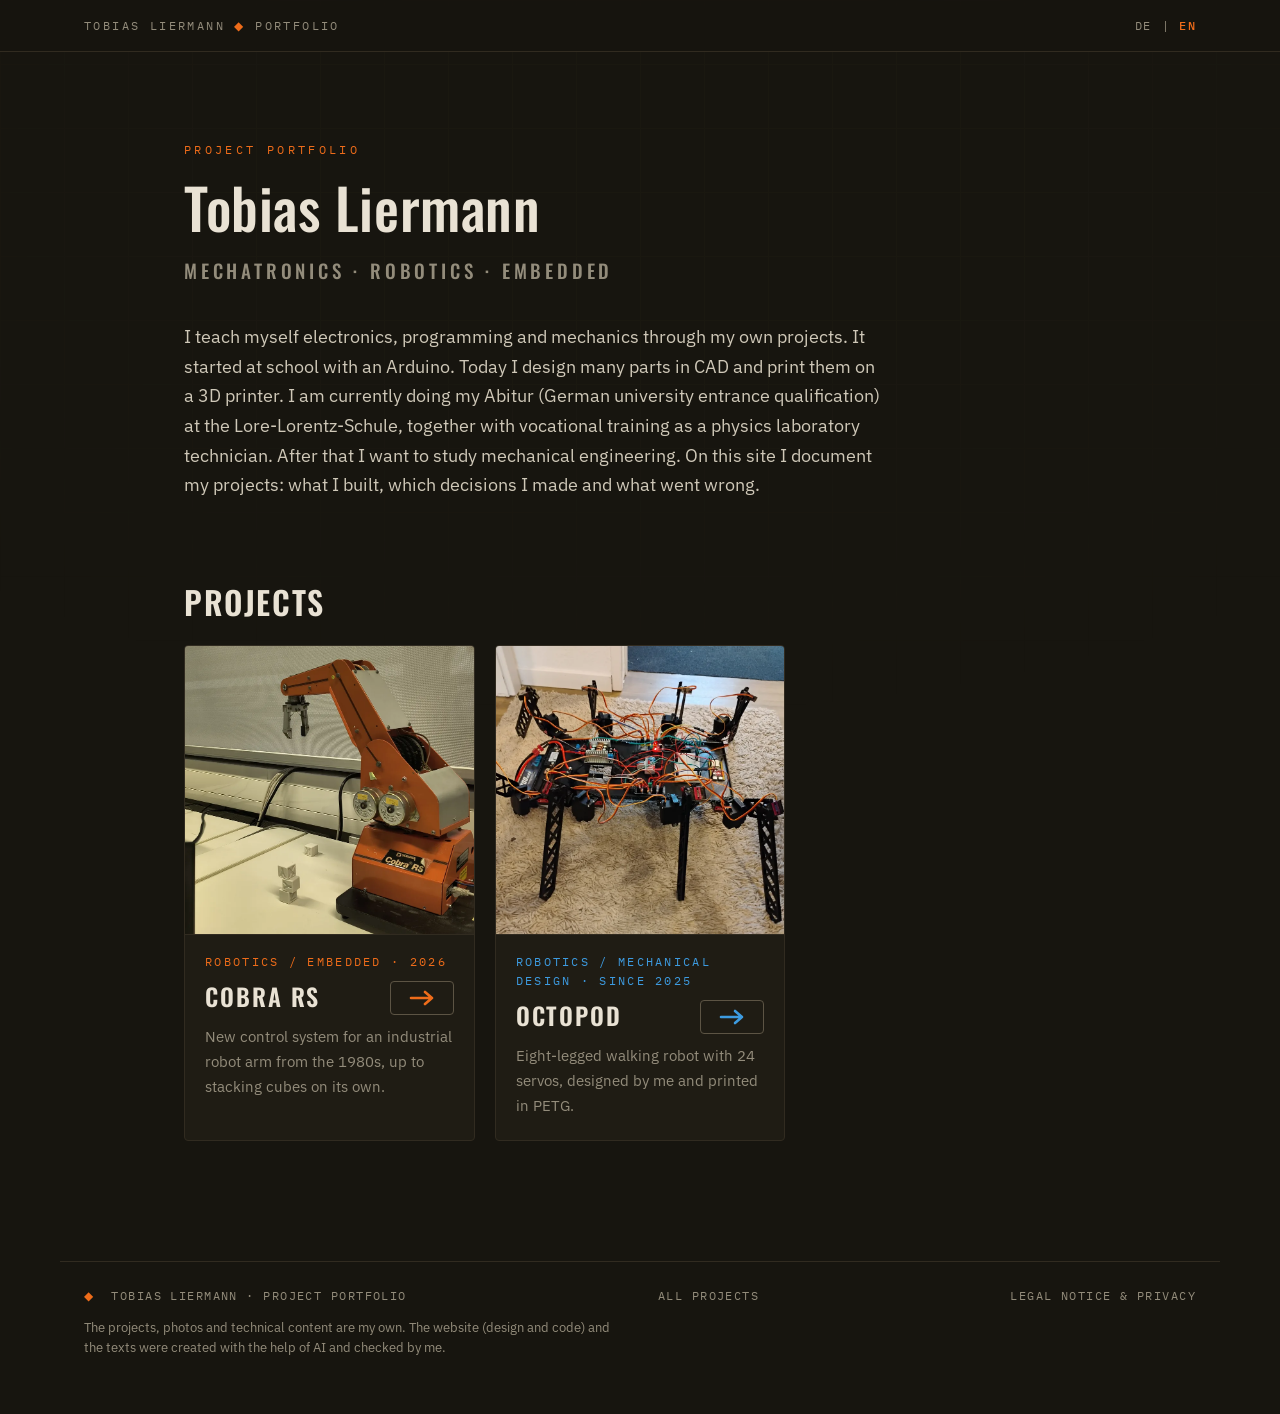
<file: en/index.html>
<!DOCTYPE html>
<html lang="en">
<head>
<meta charset="UTF-8">
<meta name="viewport" content="width=device-width, initial-scale=1.0">
<title>Tobias Liermann – Project Portfolio</title>
<meta name="description" content="Technical project documentation: robotics, embedded systems, mechanics.">
<meta property="og:type" content="website">
<meta property="og:title" content="Tobias Liermann – Project Portfolio">
<meta property="og:description" content="Technical project documentation: robotics, embedded systems, mechanics.">
<meta property="og:url" content="https://tobiasliermann.github.io/Portfolio/en/">
<meta property="og:image" content="https://tobiasliermann.github.io/Portfolio/assets/og-hub.jpg">
<meta property="og:image:width" content="1200">
<meta property="og:image:height" content="630">
<meta property="og:locale" content="en_US">
<link rel="alternate" hreflang="de" href="https://tobiasliermann.github.io/Portfolio/">
<link rel="alternate" hreflang="en" href="https://tobiasliermann.github.io/Portfolio/en/">
<meta name="twitter:card" content="summary_large_image">
<link rel="icon" href="../assets/favicon.svg" type="image/svg+xml">
<link rel="apple-touch-icon" href="../assets/apple-touch-icon.png">
<link rel="stylesheet" href="../assets/fonts/fonts.css">
<link rel="stylesheet" href="../style.css">
<script>document.documentElement.classList.add('js')</script>
</head>
<body class="layout-hub akzent-orange">
<a class="skip" href="#inhalt">Skip to content</a>

<header class="topbar">
  <div class="topbar-in">
    <a class="brand" href="../en/">Tobias Liermann <span>◆</span> Portfolio</a>
    <nav class="topbar-rechts">
      <a class="back" href="../en/#projekte">All projects</a>
      <span class="sprache"><a href="../" hreflang="de" lang="de">DE</a> <span aria-hidden="true">|</span> <b aria-current="true">EN</b></span>
    </nav>
  </div>
</header>

<div class="shell">
  <aside class="toc" aria-label="Table of contents">
    <button class="toc-toggle" type="button" aria-expanded="false" aria-controls="toc-liste">
      <span class="toc-label">Contents</span><span class="toc-current"></span>
    </button>
    <ol id="toc-liste" class="toc-liste"></ol>
  </aside>

  <main id="inhalt" class="main">
<div class="hub-head">
  <div class="hub-kicker">Project Portfolio</div>
  <h1 class="hub-name">Tobias Liermann</h1>
  <div class="hub-rolle">Mechatronics · Robotics · Embedded</div>

  <p class="lead">
    I teach myself electronics, programming and mechanics through my own projects. It started at
    school with an Arduino. Today I design many parts in CAD and print them on a 3D printer. I am
    currently doing my Abitur (German university entrance qualification) at the Lore-Lorentz-Schule,
    together with vocational training as a physics laboratory technician. After that I want to study
    mechanical engineering. On this site I document my projects: what I built, which decisions I made
    and what went wrong.
  </p>

</div>

<section id="projekte">
  <h2 id="projects">Projects</h2>
  <div class="karten">
    <a class="karte" href="cobra/">
      <img src="../assets/cobra-kachel.webp" alt="The Cobra RS with its gripper open, in front of it a tower of stacked cubes" loading="lazy">
      <div class="karte-text">
        <div class="karte-tag">Robotics / Embedded · 2026</div>
        <div class="karte-titel">
          <h3>Cobra RS</h3>
          <span class="karte-pfeil" aria-hidden="true"><svg viewBox="0 0 26 16" fill="none" stroke="currentColor" stroke-width="2.6" stroke-linecap="round" stroke-linejoin="round"><path d="M2 8h21M16 2l7 6-7 6"/></svg></span>
        </div>
        <p>New control system for an industrial robot arm from the 1980s, up to stacking cubes on its own.</p>
      </div>
    </a>
    <a class="karte akzent-blau" href="octopod/">
      <img src="../assets/octopod-kachel.webp" alt="The Octopod standing on eight black truss legs on a carpet" loading="lazy">
      <div class="karte-text">
        <div class="karte-tag">Robotics / Mechanical design · since 2025</div>
        <div class="karte-titel">
          <h3>Octopod</h3>
          <span class="karte-pfeil" aria-hidden="true"><svg viewBox="0 0 26 16" fill="none" stroke="currentColor" stroke-width="2.6" stroke-linecap="round" stroke-linejoin="round"><path d="M2 8h21M16 2l7 6-7 6"/></svg></span>
        </div>
        <p>Eight-legged walking robot with 24 servos, designed by me and printed in PETG.</p>
      </div>
    </a>
  </div>
</section>

  </main>
</div>

<footer class="site-footer">
  <div class="site-footer-in">
    <span><span class="dot">◆</span>&nbsp; Tobias Liermann · Project portfolio</span>
    <a href="../en/#projekte">All projects</a>
    <a href="../en/impressum/">Legal notice & privacy</a>
    <p class="ki-hinweis">The projects, photos and technical content are my own. The website (design and code) and the texts were created with the help of AI and checked by me.</p>
  </div>
</footer>

<script src="../nav.js" defer></script>
</body>
</html>
</file>
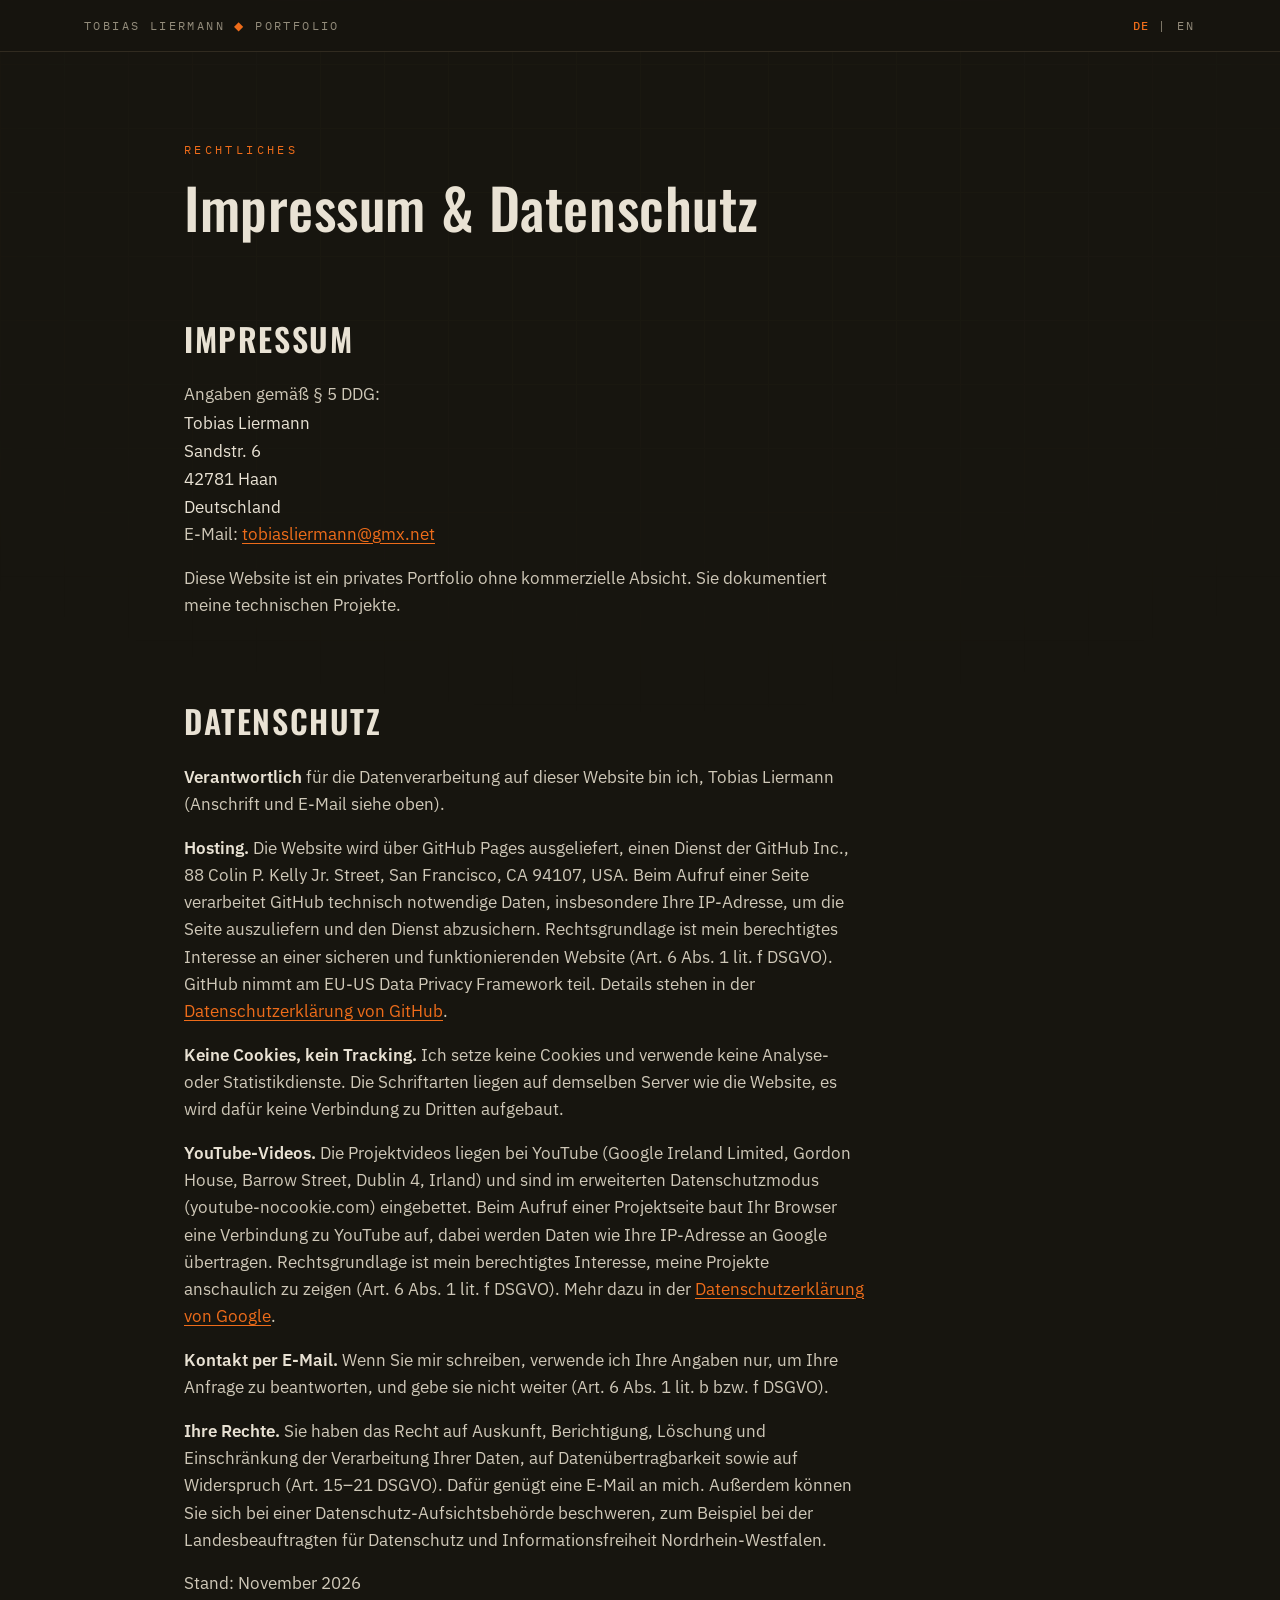
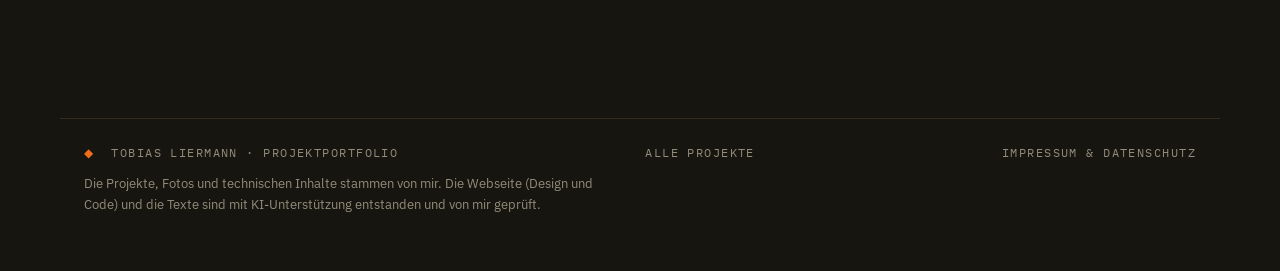
<file: impressum/index.html>
<!DOCTYPE html>
<html lang="de">
<head>
<meta charset="UTF-8">
<meta name="viewport" content="width=device-width, initial-scale=1.0">
<title>Impressum & Datenschutz – Tobias Liermann</title>
<meta name="description" content="Impressum und Datenschutzerklärung des Projektportfolios von Tobias Liermann.">
<meta name="robots" content="noindex">
<meta property="og:type" content="website">
<meta property="og:title" content="Impressum & Datenschutz – Tobias Liermann">
<meta property="og:description" content="Impressum und Datenschutzerklärung des Projektportfolios von Tobias Liermann.">
<meta property="og:url" content="https://tobiasliermann.github.io/Portfolio/impressum/">
<meta property="og:image" content="https://tobiasliermann.github.io/Portfolio/assets/og-hub.jpg">
<meta property="og:image:width" content="1200">
<meta property="og:image:height" content="630">
<meta property="og:locale" content="de_DE">
<link rel="alternate" hreflang="de" href="https://tobiasliermann.github.io/Portfolio/impressum/">
<link rel="alternate" hreflang="en" href="https://tobiasliermann.github.io/Portfolio/en/impressum/">
<meta name="twitter:card" content="summary_large_image">
<link rel="icon" href="../assets/favicon.svg" type="image/svg+xml">
<link rel="apple-touch-icon" href="../assets/apple-touch-icon.png">
<link rel="stylesheet" href="../assets/fonts/fonts.css">
<link rel="stylesheet" href="../style.css">
<script>document.documentElement.classList.add('js')</script>
</head>
<body class="layout-hub akzent-orange">
<a class="skip" href="#inhalt">Zum Inhalt springen</a>

<header class="topbar">
  <div class="topbar-in">
    <a class="brand" href="../">Tobias Liermann <span>◆</span> Portfolio</a>
    <nav class="topbar-rechts">
      <a class="back" href="../#projekte">Alle Projekte</a>
      <span class="sprache"><b aria-current="true">DE</b> <span aria-hidden="true">|</span> <a href="../en/impressum/" hreflang="en" lang="en">EN</a></span>
    </nav>
  </div>
</header>

<div class="shell">
  <aside class="toc" aria-label="Inhaltsverzeichnis">
    <button class="toc-toggle" type="button" aria-expanded="false" aria-controls="toc-liste">
      <span class="toc-label">Inhalt</span><span class="toc-current"></span>
    </button>
    <ol id="toc-liste" class="toc-liste"></ol>
  </aside>

  <main id="inhalt" class="main">
<div class="hub-head">
  <div class="hub-kicker">Rechtliches</div>
  <h1 class="hub-name">Impressum &amp; Datenschutz</h1>
</div>

<section>
  <h2 id="impressum">Impressum</h2>
  <p>Angaben gemäß § 5 DDG:</p>
  <address class="adresse">
    Tobias Liermann<br>
    Sandstr. 6<br>
    42781 Haan<br>
    Deutschland
  </address>
  <p>E-Mail: <a href="mailto:tobiasliermann@gmx.net">tobiasliermann@gmx.net</a></p>
  <p>
    Diese Website ist ein privates Portfolio ohne kommerzielle Absicht. Sie dokumentiert meine
    technischen Projekte.
  </p>
</section>

<section>
  <h2 id="datenschutz">Datenschutz</h2>
  <p>
    <strong>Verantwortlich</strong> für die Datenverarbeitung auf dieser Website bin ich, Tobias Liermann
    (Anschrift und E-Mail siehe oben).
  </p>
  <p>
    <strong>Hosting.</strong> Die Website wird über GitHub Pages ausgeliefert, einen Dienst der GitHub Inc.,
    88 Colin P. Kelly Jr. Street, San Francisco, CA 94107, USA. Beim Aufruf einer Seite verarbeitet GitHub
    technisch notwendige Daten, insbesondere Ihre IP-Adresse, um die Seite auszuliefern und den Dienst
    abzusichern. Rechtsgrundlage ist mein berechtigtes Interesse an einer sicheren und funktionierenden
    Website (Art. 6 Abs. 1 lit. f DSGVO). GitHub nimmt am EU-US Data Privacy Framework teil. Details stehen in der
    <a href="https://docs.github.com/de/site-policy/privacy-policies/github-general-privacy-statement" rel="noopener">Datenschutzerklärung von GitHub</a>.
  </p>
  <p>
    <strong>Keine Cookies, kein Tracking.</strong> Ich setze keine Cookies und verwende keine Analyse- oder
    Statistikdienste. Die Schriftarten liegen auf demselben Server wie die Website, es wird dafür keine
    Verbindung zu Dritten aufgebaut.
  </p>
  <p>
    <strong>YouTube-Videos.</strong> Die Projektvideos liegen bei YouTube (Google Ireland Limited, Gordon House,
    Barrow Street, Dublin 4, Irland) und sind im erweiterten Datenschutzmodus (youtube-nocookie.com) eingebettet.
    Beim Aufruf einer Projektseite baut Ihr Browser eine Verbindung zu YouTube auf, dabei werden Daten wie Ihre
    IP-Adresse an Google übertragen. Rechtsgrundlage ist mein berechtigtes Interesse, meine Projekte anschaulich
    zu zeigen (Art. 6 Abs. 1 lit. f DSGVO). Mehr dazu in der
    <a href="https://policies.google.com/privacy?hl=de" rel="noopener">Datenschutzerklärung von Google</a>.
  </p>
  <p>
    <strong>Kontakt per E-Mail.</strong> Wenn Sie mir schreiben, verwende ich Ihre Angaben nur, um Ihre
    Anfrage zu beantworten, und gebe sie nicht weiter (Art. 6 Abs. 1 lit. b bzw. f DSGVO).
  </p>
  <p>
    <strong>Ihre Rechte.</strong> Sie haben das Recht auf Auskunft, Berichtigung, Löschung und Einschränkung
    der Verarbeitung Ihrer Daten, auf Datenübertragbarkeit sowie auf Widerspruch (Art. 15–21 DSGVO). Dafür
    genügt eine E-Mail an mich. Außerdem können Sie sich bei einer Datenschutz-Aufsichtsbehörde beschweren,
    zum Beispiel bei der Landesbeauftragten für Datenschutz und Informationsfreiheit Nordrhein-Westfalen.
  </p>
  <p>Stand: November 2026</p>
</section>

  </main>
</div>

<footer class="site-footer">
  <div class="site-footer-in">
    <span><span class="dot">◆</span>&nbsp; Tobias Liermann · Projektportfolio</span>
    <a href="../#projekte">Alle Projekte</a>
    <a href="../impressum/">Impressum & Datenschutz</a>
    <p class="ki-hinweis">Die Projekte, Fotos und technischen Inhalte stammen von mir. Die Webseite (Design und Code) und die Texte sind mit KI-Unterstützung entstanden und von mir geprüft.</p>
  </div>
</footer>

<script src="../nav.js" defer></script>
</body>
</html>
</file>
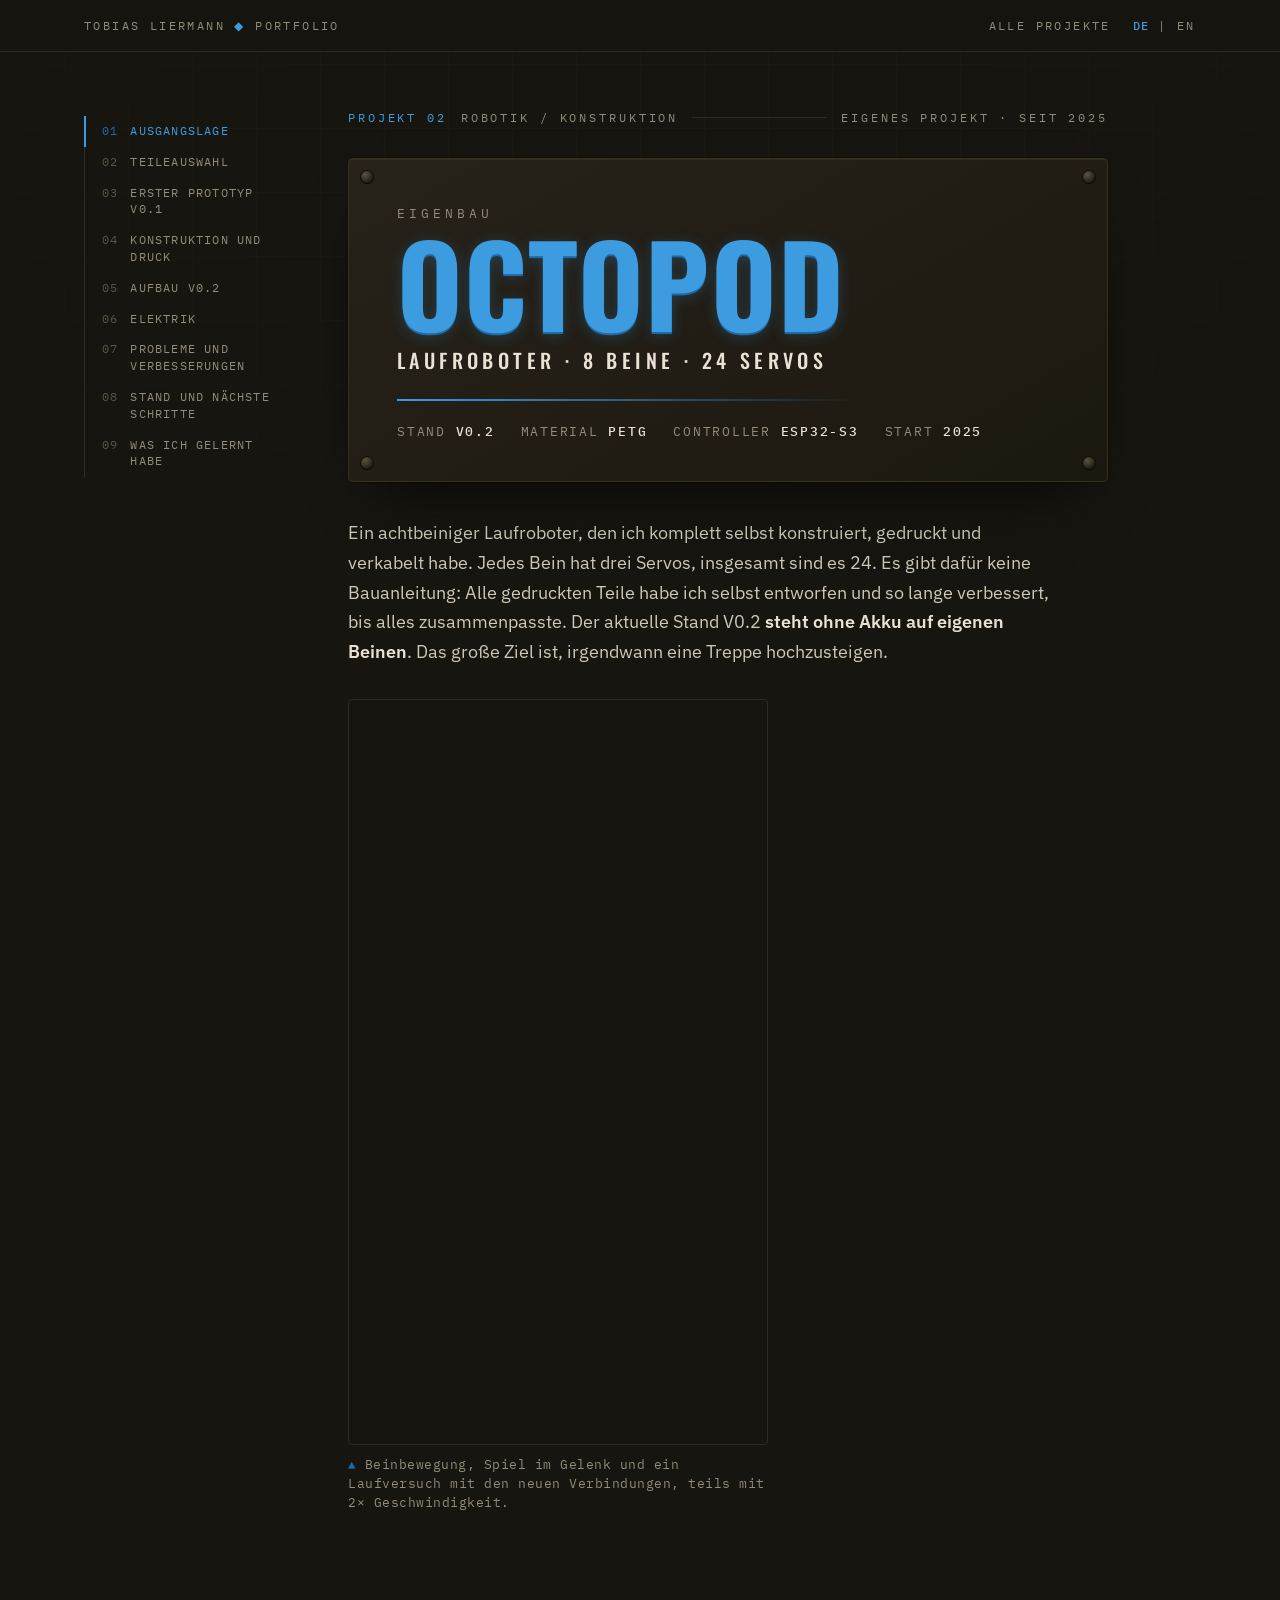
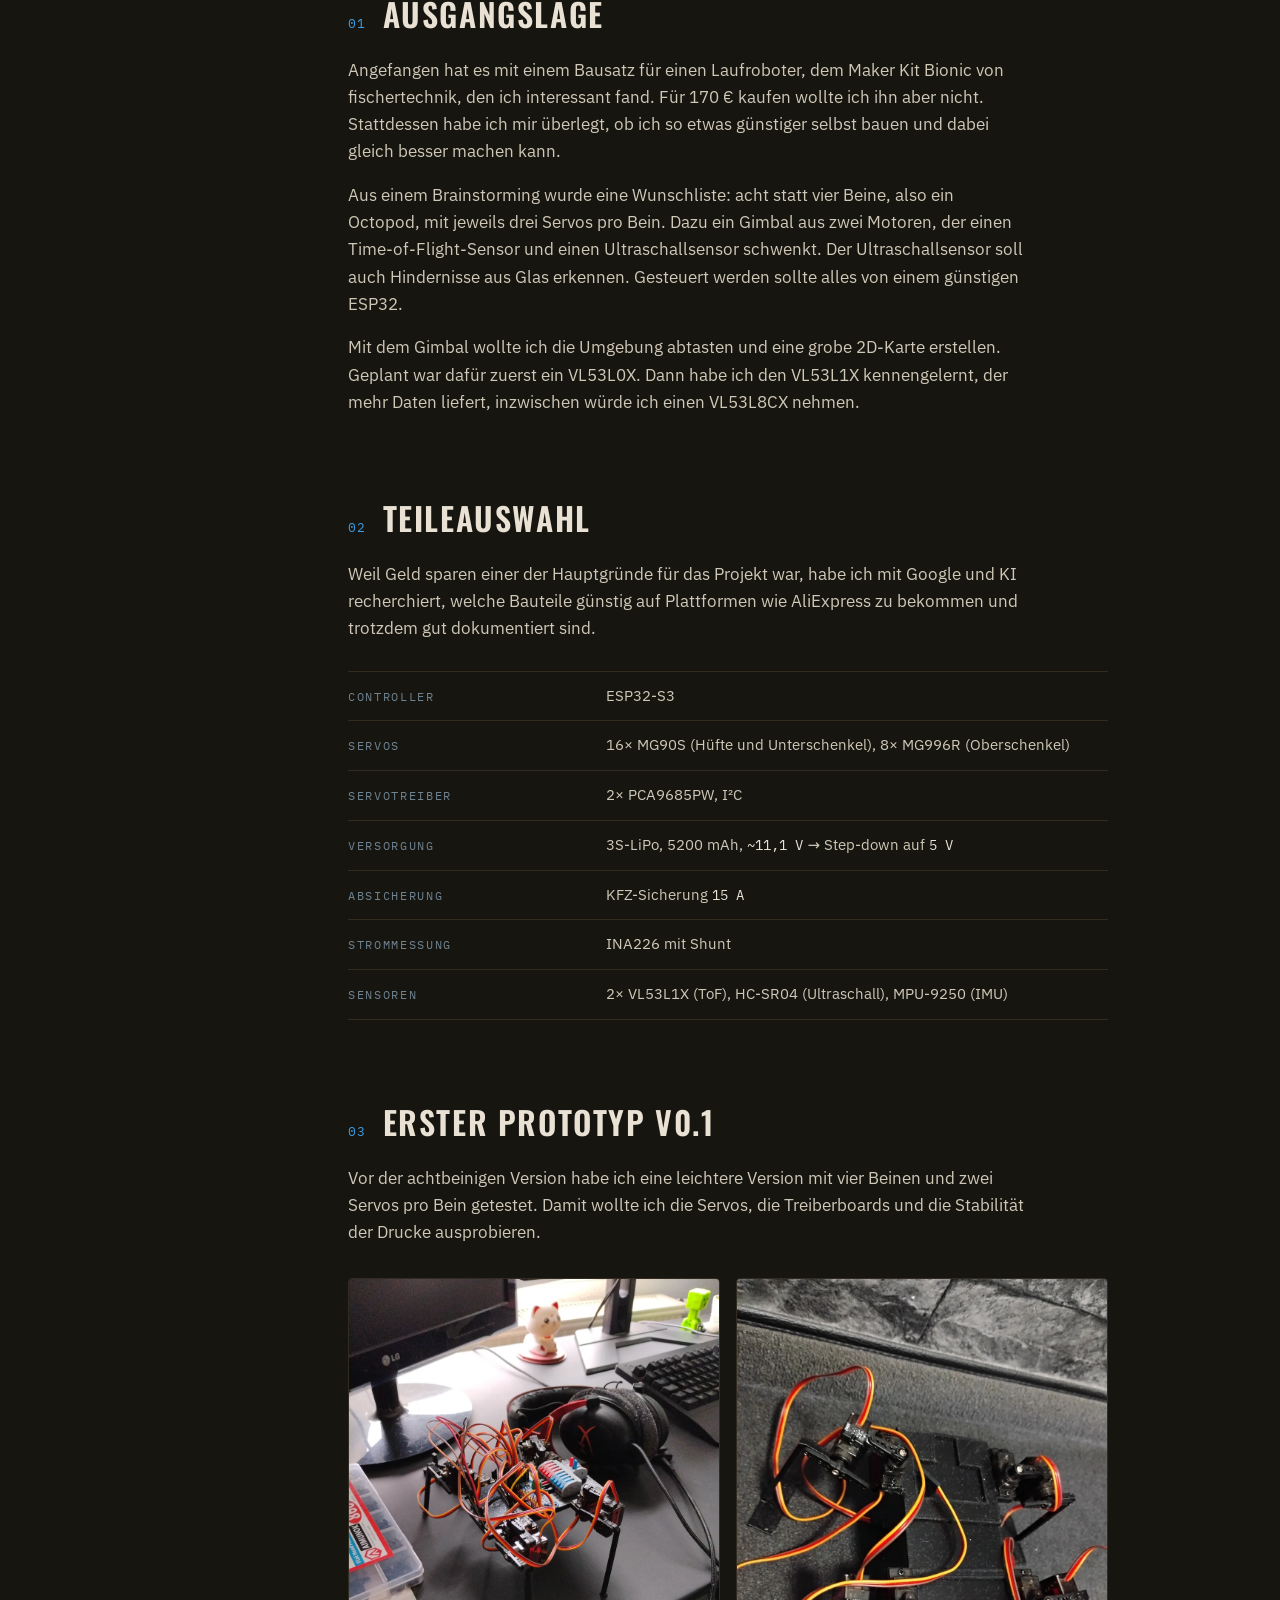
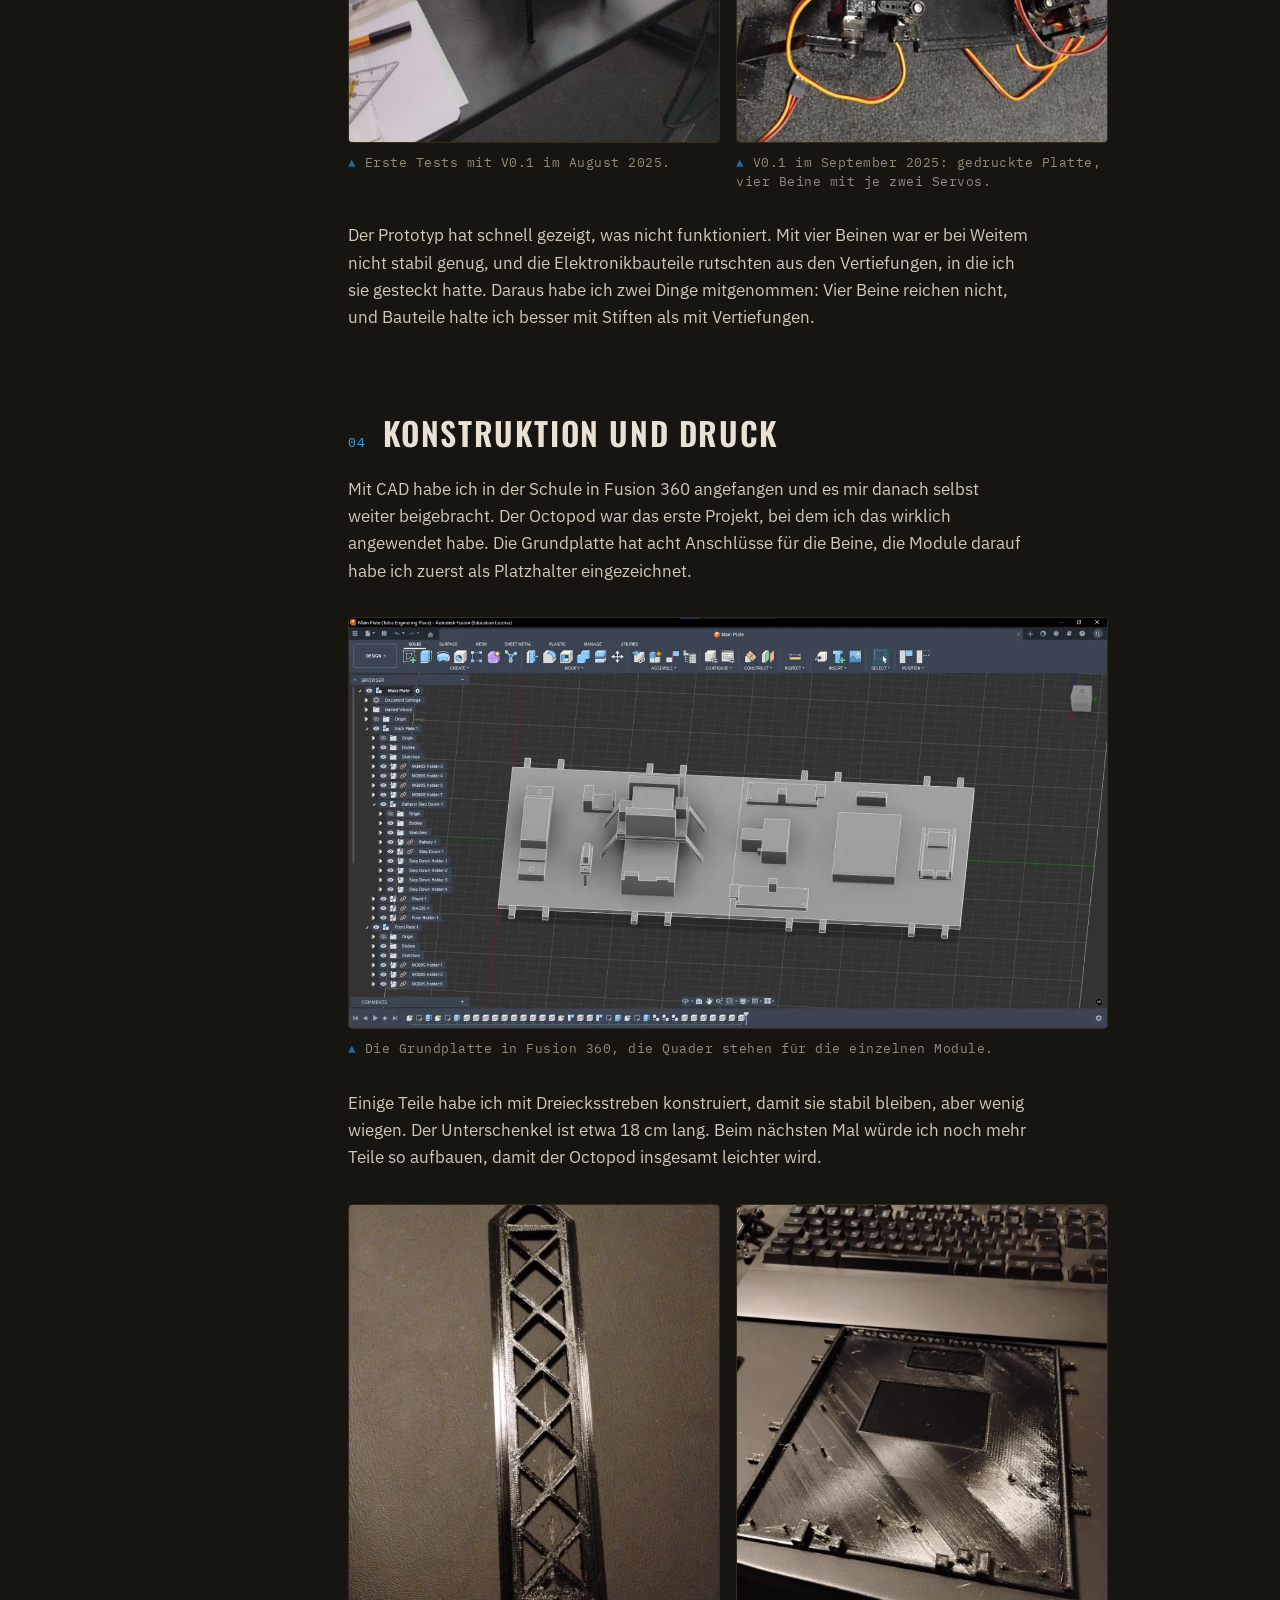
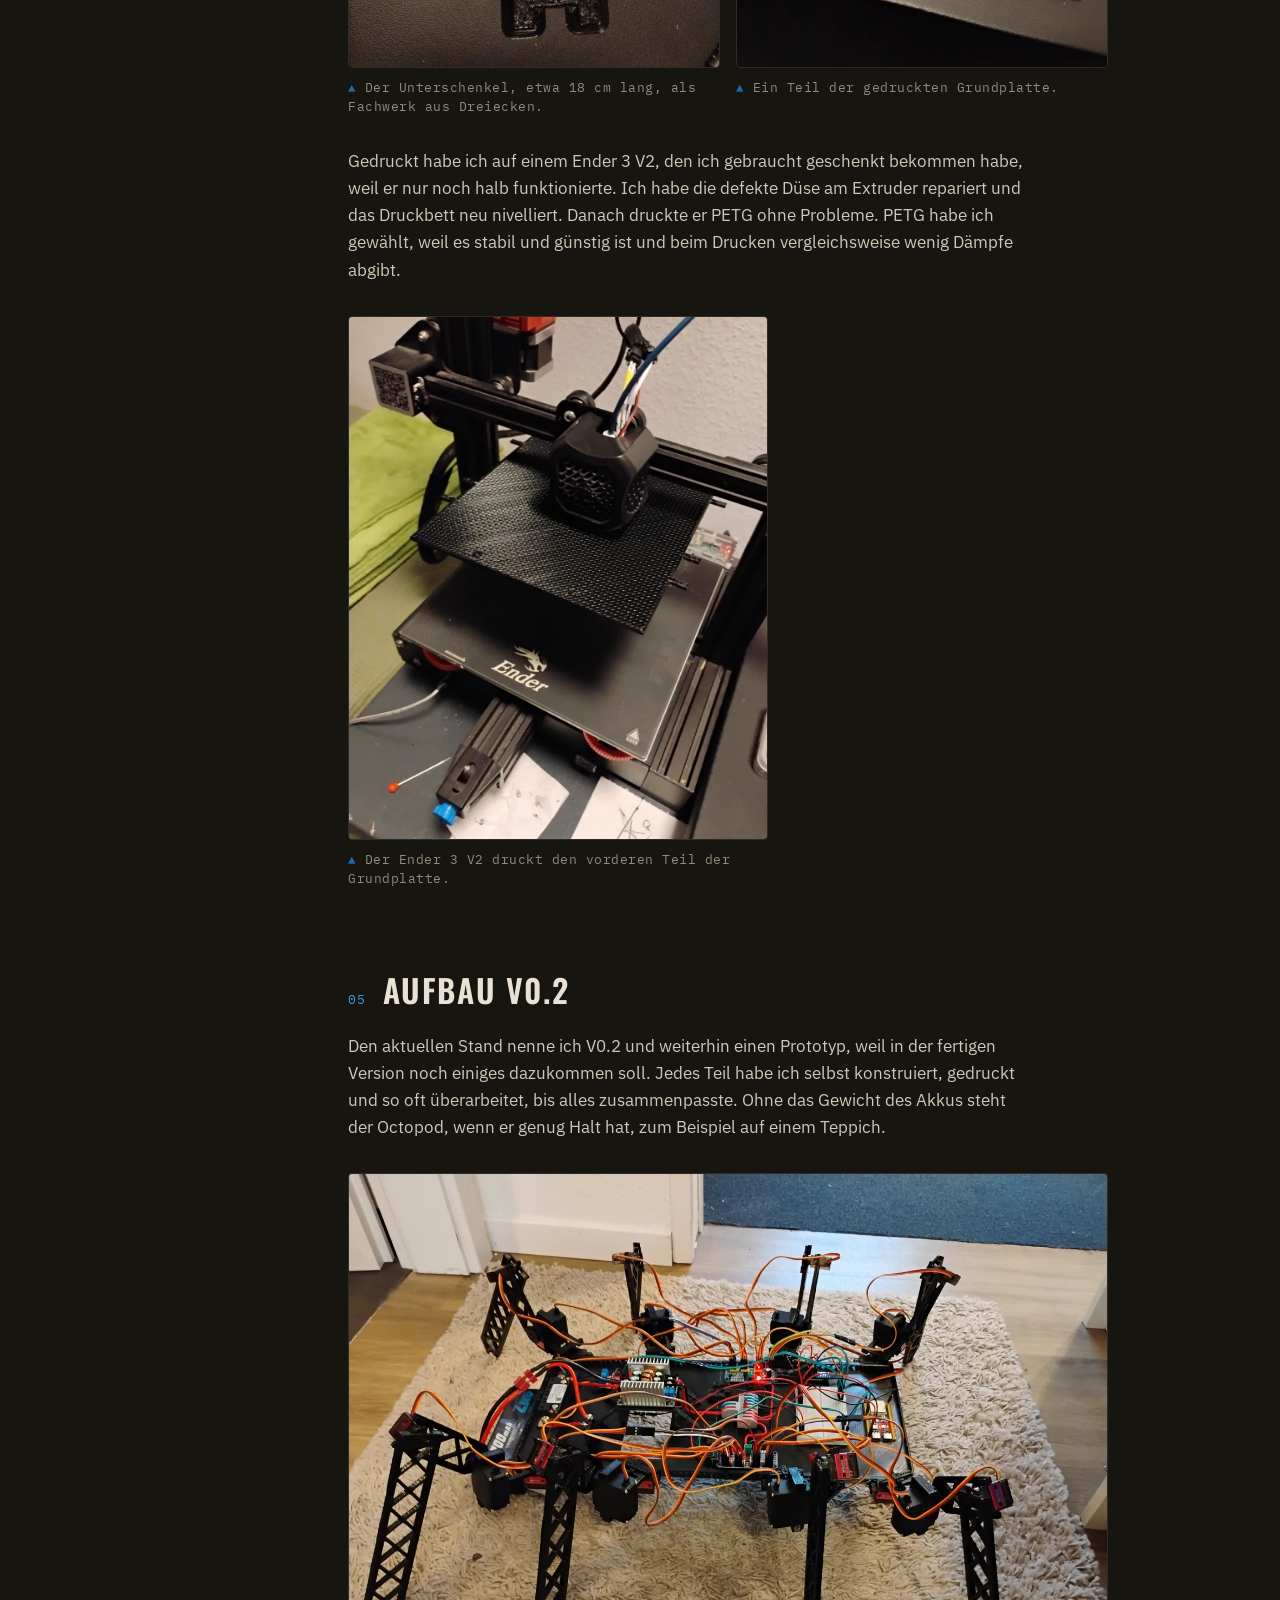
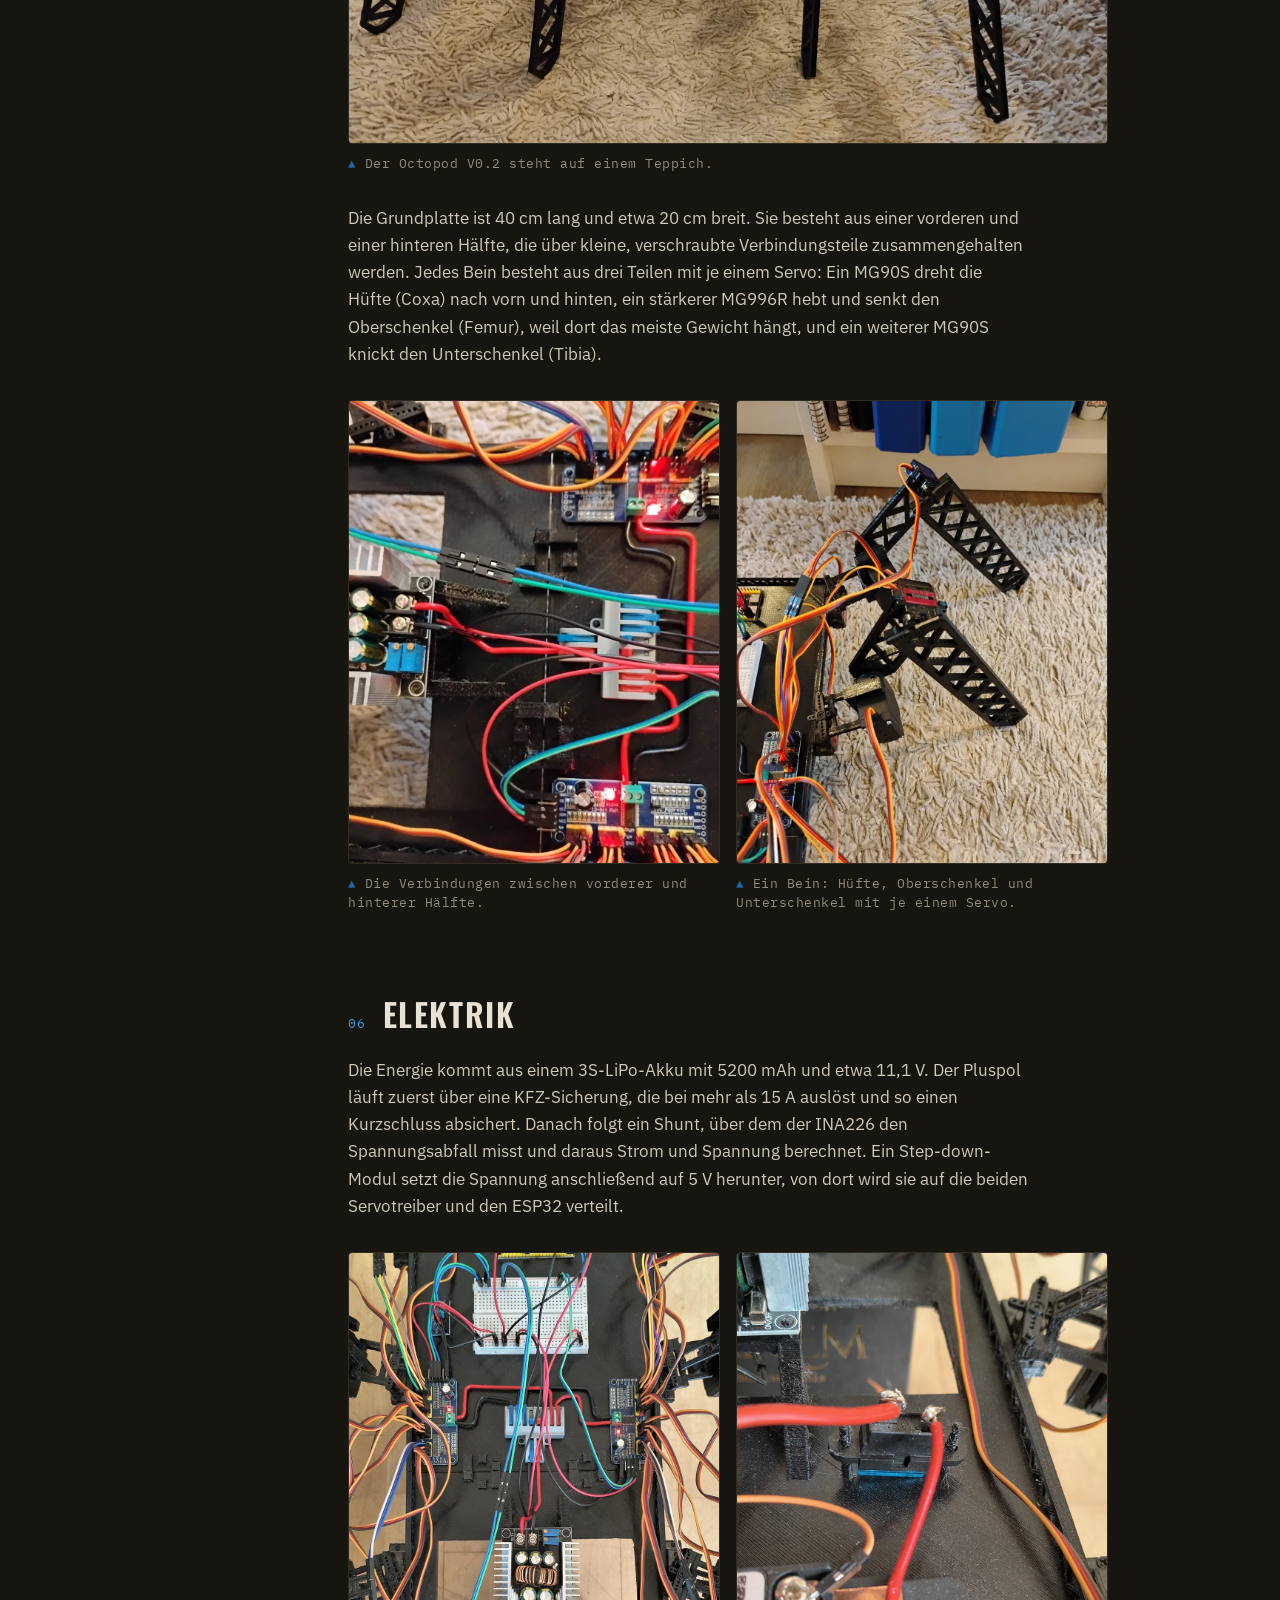
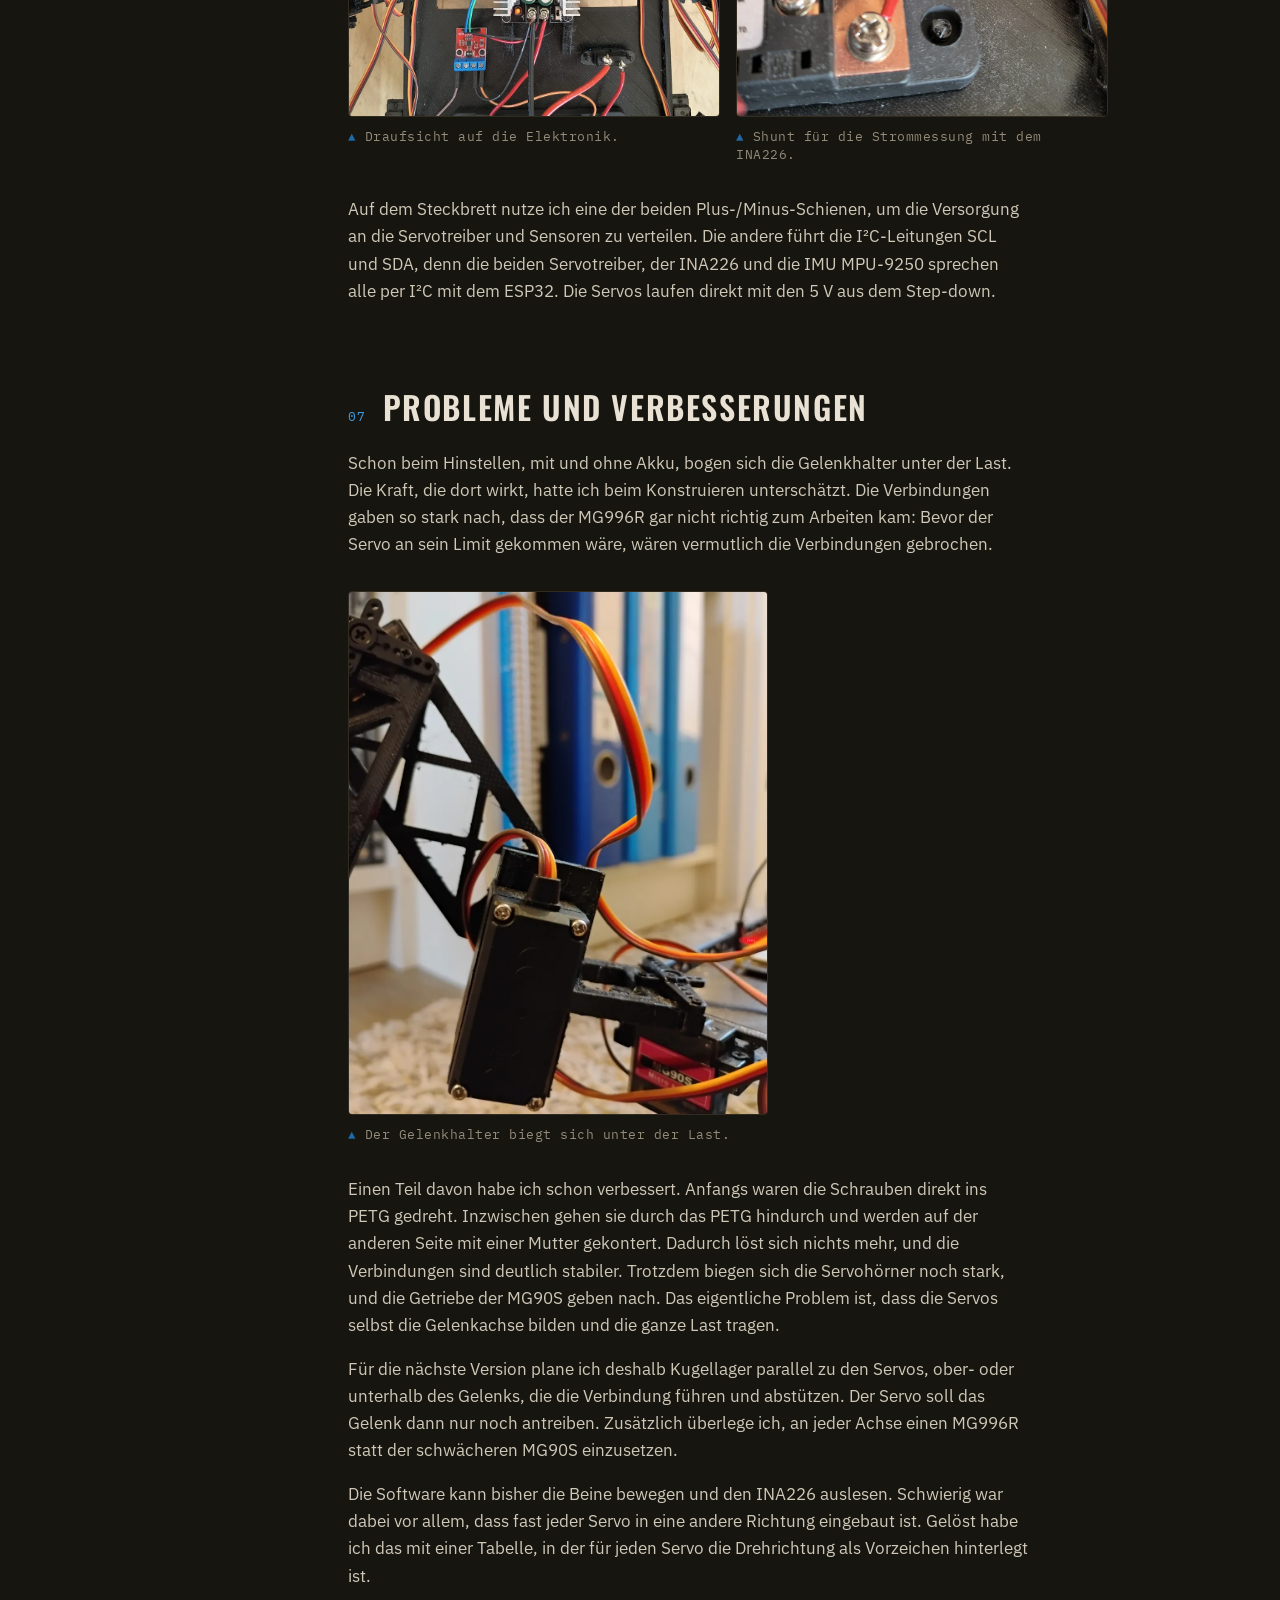
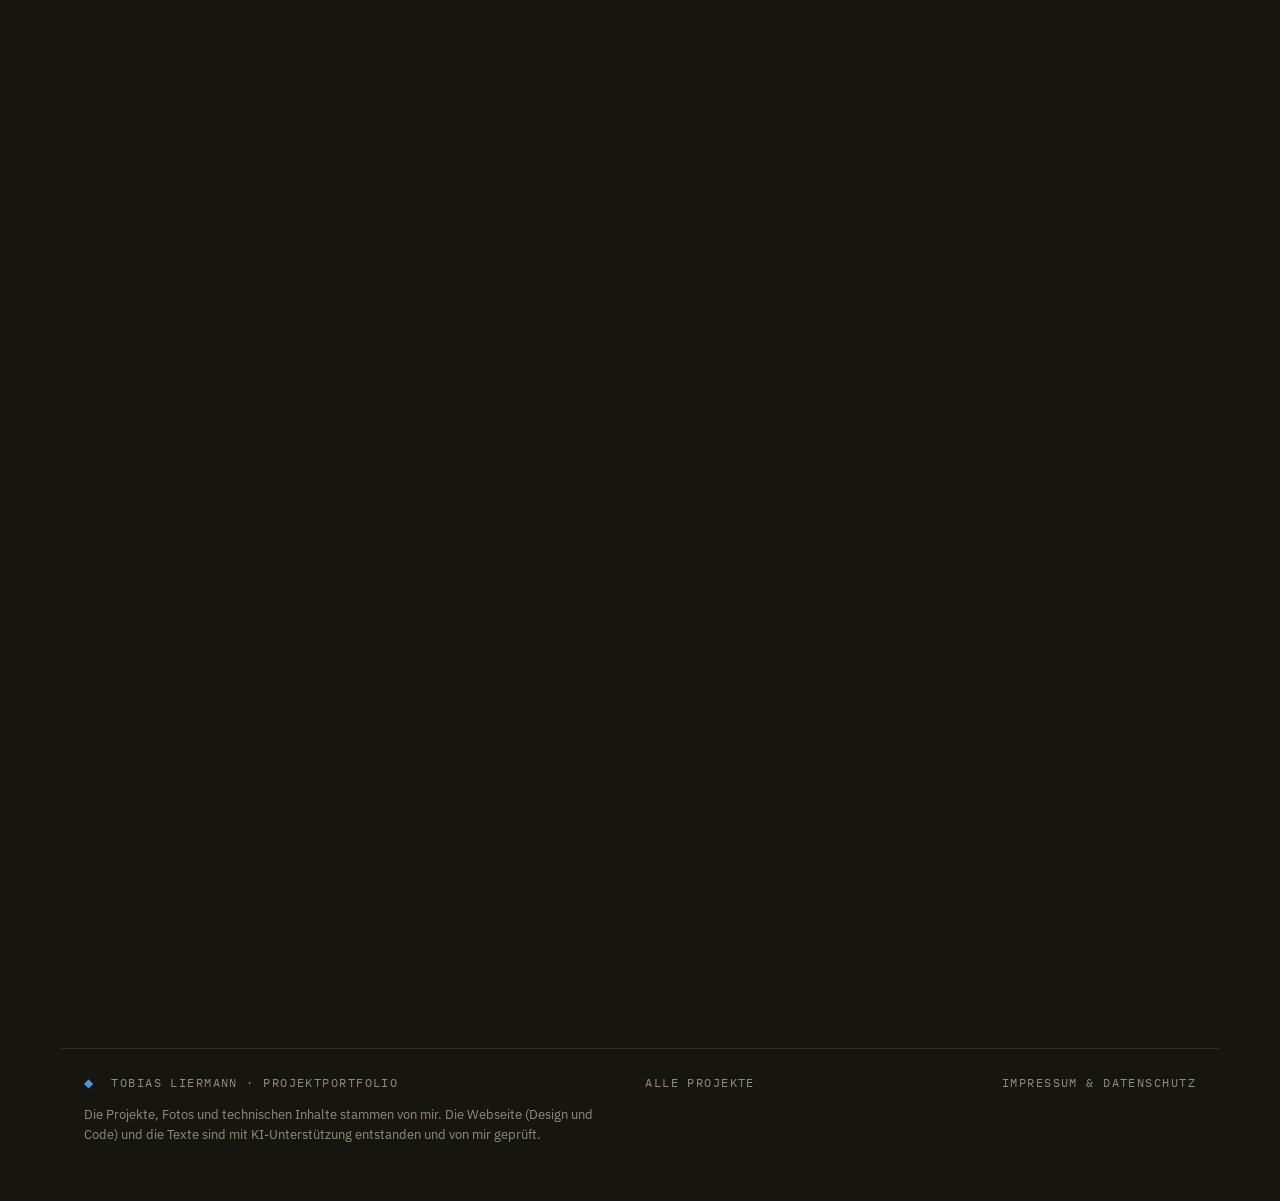
<file: octopod/index.html>
<!DOCTYPE html>
<html lang="de">
<head>
<meta charset="UTF-8">
<meta name="viewport" content="width=device-width, initial-scale=1.0">
<title>Octopod – Achtbeiniger Laufroboter</title>
<meta name="description" content="Eigenbau eines achtbeinigen Laufroboters mit 24 Servos: Konstruktion in Fusion 360, 3D-Druck in PETG, Elektronik mit ESP32.">
<meta property="og:type" content="website">
<meta property="og:title" content="Octopod – Achtbeiniger Laufroboter">
<meta property="og:description" content="Eigenbau eines achtbeinigen Laufroboters mit 24 Servos: Konstruktion in Fusion 360, 3D-Druck in PETG, Elektronik mit ESP32.">
<meta property="og:url" content="https://tobiasliermann.github.io/Portfolio/octopod/">
<meta property="og:image" content="https://tobiasliermann.github.io/Portfolio/assets/og-octopod.jpg">
<meta property="og:image:width" content="1200">
<meta property="og:image:height" content="630">
<meta property="og:locale" content="de_DE">
<link rel="alternate" hreflang="de" href="https://tobiasliermann.github.io/Portfolio/octopod/">
<link rel="alternate" hreflang="en" href="https://tobiasliermann.github.io/Portfolio/en/octopod/">
<meta name="twitter:card" content="summary_large_image">
<link rel="icon" href="../assets/favicon.svg" type="image/svg+xml">
<link rel="apple-touch-icon" href="../assets/apple-touch-icon.png">
<link rel="stylesheet" href="../assets/fonts/fonts.css">
<link rel="stylesheet" href="../style.css">
<script>document.documentElement.classList.add('js')</script>
</head>
<body class="layout-projekt akzent-blau">
<a class="skip" href="#inhalt">Zum Inhalt springen</a>

<header class="topbar">
  <div class="topbar-in">
    <a class="brand" href="../">Tobias Liermann <span>◆</span> Portfolio</a>
    <nav class="topbar-rechts">
      <a class="back" href="../#projekte">Alle Projekte</a>
      <span class="sprache"><b aria-current="true">DE</b> <span aria-hidden="true">|</span> <a href="../en/octopod/" hreflang="en" lang="en">EN</a></span>
    </nav>
  </div>
</header>

<div class="shell">
  <aside class="toc" aria-label="Inhaltsverzeichnis">
    <button class="toc-toggle" type="button" aria-expanded="false" aria-controls="toc-liste">
      <span class="toc-label">Inhalt</span><span class="toc-current"></span>
    </button>
    <ol id="toc-liste" class="toc-liste"></ol>
  </aside>

  <main id="inhalt" class="main">
<div class="eyebrow">
  <span class="tag">Projekt 02</span>
  <span>Robotik / Konstruktion</span>
  <span class="rule"></span>
  <span>Eigenes Projekt · seit 2025</span>
</div>

<div class="plate">
  <span class="screw bl"></span><span class="screw br"></span>
  <div class="maker">Eigenbau</div>
  <div class="model">Octopod</div>
  <div class="subject">Laufroboter · 8 Beine · 24 Servos</div>
  <div class="plate-rule"></div>
  <div class="stamps">
    <span>Stand <b>V0.2</b></span>
    <span>Material <b>PETG</b></span>
    <span>Controller <b>ESP32-S3</b></span>
    <span>Start <b>2025</b></span>
  </div>
</div>

<p class="lead">
  Ein achtbeiniger Laufroboter, den ich komplett selbst konstruiert, gedruckt und verkabelt habe.
  Jedes Bein hat drei Servos, insgesamt sind es 24. Es gibt dafür keine Bauanleitung: Alle gedruckten
  Teile habe ich selbst entworfen und so lange verbessert, bis alles zusammenpasste. Der aktuelle
  Stand V0.2 <strong>steht ohne Akku auf eigenen Beinen</strong>. Das große Ziel ist, irgendwann eine Treppe hochzusteigen.
</p>

<figure class="hoch">
  <div class="video-embed hoch">
    <iframe src="https://www.youtube-nocookie.com/embed/aN-Hv16ACaI" title="Octopod V0.2 Showcase" loading="lazy"
      allow="accelerometer; encrypted-media; gyroscope; picture-in-picture; fullscreen" allowfullscreen
      referrerpolicy="strict-origin-when-cross-origin"></iframe>
  </div>
  <figcaption>Beinbewegung, Spiel im Gelenk und ein Laufversuch mit den neuen Verbindungen, teils mit 2× Geschwindigkeit.</figcaption>
</figure>

<section>
  <h2 id="ausgangslage">Ausgangslage</h2>
  <p>
    Angefangen hat es mit einem Bausatz für einen Laufroboter, dem Maker Kit Bionic von fischertechnik,
    den ich interessant fand. Für 170 € kaufen wollte ich ihn aber nicht. Stattdessen habe ich mir
    überlegt, ob ich so etwas günstiger selbst bauen und dabei gleich besser machen kann.
  </p>
  <p>
    Aus einem Brainstorming wurde eine Wunschliste: acht statt vier Beine, also ein Octopod, mit
    jeweils drei Servos pro Bein. Dazu ein Gimbal aus zwei Motoren, der einen Time-of-Flight-Sensor
    und einen Ultraschallsensor schwenkt. Der Ultraschallsensor soll auch Hindernisse aus Glas
    erkennen. Gesteuert werden sollte alles von einem günstigen ESP32.
  </p>
  <p>
    Mit dem Gimbal wollte ich die Umgebung abtasten und eine grobe 2D-Karte erstellen. Geplant war
    dafür zuerst ein VL53L0X. Dann habe ich den VL53L1X kennengelernt, der mehr Daten liefert,
    inzwischen würde ich einen VL53L8CX nehmen.
  </p>
</section>

<section>
  <h2 id="teileauswahl">Teileauswahl</h2>
  <p>
    Weil Geld sparen einer der Hauptgründe für das Projekt war, habe ich mit Google und KI recherchiert,
    welche Bauteile günstig auf Plattformen wie AliExpress zu bekommen und trotzdem gut dokumentiert sind.
  </p>

  <div class="tabelle">
    <table class="daten">
      <tr><th>Controller</th><td>ESP32-S3</td></tr>
      <tr><th>Servos</th><td>16× MG90S (Hüfte und Unterschenkel), 8× MG996R (Oberschenkel)</td></tr>
      <tr><th>Servotreiber</th><td>2× PCA9685PW, I²C</td></tr>
      <tr><th>Versorgung</th><td>3S-LiPo, 5200 mAh, <span class="mono">~11,1 V</span> → Step-down auf <span class="mono">5 V</span></td></tr>
      <tr><th>Absicherung</th><td>KFZ-Sicherung <span class="mono">15 A</span></td></tr>
      <tr><th>Strommessung</th><td>INA226 mit Shunt</td></tr>
      <tr><th>Sensoren</th><td>2× VL53L1X (ToF), HC-SR04 (Ultraschall), MPU-9250 (IMU)</td></tr>
    </table>
  </div>
</section>

<section>
  <h2 id="erster-prototyp-v0-1">Erster Prototyp V0.1</h2>
  <p>
    Vor der achtbeinigen Version habe ich eine leichtere Version mit vier Beinen und
    zwei Servos pro Bein getestet. Damit wollte ich die Servos, die Treiberboards und die Stabilität
    der Drucke ausprobieren.
  </p>
  <div class="bildpaar-wrap">
    <div class="bildpaar">
      <figure>
        <img src="bilder/prototyp-erster-test.webp" alt="Kleiner vierbeiniger Roboter mit Steckbrett und vielen Servokabeln auf einem Schreibtisch" loading="lazy">
        <figcaption>Erste Tests mit V0.1 im August 2025.</figcaption>
      </figure>
      <figure>
        <img src="bilder/prototyp-v01.webp" alt="Schwarze gedruckte Platte mit vier Beinen aus je zwei Servos" loading="lazy">
        <figcaption>V0.1 im September 2025: gedruckte Platte, vier Beine mit je zwei Servos.</figcaption>
      </figure>
    </div>
  </div>
  <p>
    Der Prototyp hat schnell gezeigt, was nicht funktioniert. Mit vier Beinen war er bei Weitem nicht
    stabil genug, und die Elektronikbauteile rutschten aus den Vertiefungen, in die ich sie gesteckt
    hatte. Daraus habe ich zwei Dinge mitgenommen: Vier Beine reichen nicht, und Bauteile halte ich
    besser mit Stiften als mit Vertiefungen.
  </p>
</section>

<section>
  <h2 id="konstruktion-und-druck">Konstruktion und Druck</h2>
  <p>
    Mit CAD habe ich in der Schule in Fusion 360 angefangen und es mir danach selbst weiter
    beigebracht. Der Octopod war das erste Projekt, bei dem ich das wirklich angewendet habe. Die
    Grundplatte hat acht Anschlüsse für die Beine, die Module darauf habe ich zuerst als Platzhalter
    eingezeichnet.
  </p>
  <figure>
    <img src="bilder/cad-grundplatte.webp" alt="Fusion 360 mit der Grundplatte des Octopod, darauf Quader als Platzhalter für die Module" loading="lazy">
    <figcaption>Die Grundplatte in Fusion 360, die Quader stehen für die einzelnen Module.</figcaption>
  </figure>
  <p>
    Einige Teile habe ich mit Dreiecksstreben konstruiert, damit sie stabil bleiben, aber wenig wiegen.
    Der Unterschenkel ist etwa 18 cm lang. Beim nächsten Mal würde ich noch mehr Teile so aufbauen,
    damit der Octopod insgesamt leichter wird.
  </p>
  <div class="bildpaar-wrap">
    <div class="bildpaar">
      <figure>
        <img src="bilder/unterschenkel.webp" alt="Gedruckter schwarzer Unterschenkel mit Dreiecks-Fachwerk" loading="lazy">
        <figcaption>Der Unterschenkel, etwa 18 cm lang, als Fachwerk aus Dreiecken.</figcaption>
      </figure>
      <figure>
        <img src="bilder/grundplatte-rand.webp" alt="Gedruckte Hälfte der Grundplatte mit Aussparungen und Rand" loading="lazy">
        <figcaption>Ein Teil der gedruckten Grundplatte.</figcaption>
      </figure>
    </div>
  </div>
  <p>
    Gedruckt habe ich auf einem Ender 3 V2, den ich gebraucht geschenkt bekommen habe, weil er nur noch
    halb funktionierte. Ich habe die defekte Düse am Extruder repariert und das Druckbett neu
    nivelliert. Danach druckte er PETG ohne Probleme. PETG habe ich gewählt, weil es stabil und
    günstig ist und beim Drucken vergleichsweise wenig Dämpfe abgibt.
  </p>
  <figure class="hoch">
    <img src="bilder/druck-ender3.webp" alt="Ender 3 V2 druckt eine schwarze Platte" loading="lazy">
    <figcaption>Der Ender 3 V2 druckt den vorderen Teil der Grundplatte.</figcaption>
  </figure>
</section>

<section>
  <h2 id="aufbau-v0-2">Aufbau V0.2</h2>
  <p>
    Den aktuellen Stand nenne ich V0.2 und weiterhin einen Prototyp, weil in der fertigen Version noch einiges
    dazukommen soll. Jedes Teil habe ich selbst konstruiert, gedruckt und so oft überarbeitet, bis
    alles zusammenpasste. Ohne das Gewicht des Akkus steht der Octopod, wenn er genug Halt hat, zum
    Beispiel auf einem Teppich.
  </p>
  <figure>
    <img src="bilder/v02-stehend.webp" alt="Der Octopod steht auf acht schwarzen Fachwerk-Beinen auf einem hellen Teppich" loading="lazy">
    <figcaption>Der Octopod V0.2 steht auf einem Teppich.</figcaption>
  </figure>
  <p>
    Die Grundplatte ist 40 cm lang und etwa 20 cm breit. Sie besteht aus einer vorderen und einer
    hinteren Hälfte, die über kleine, verschraubte Verbindungsteile zusammengehalten werden. Jedes
    Bein besteht aus drei Teilen mit je einem Servo: Ein MG90S dreht die Hüfte (Coxa) nach vorn und
    hinten, ein stärkerer MG996R hebt und senkt den Oberschenkel (Femur), weil dort das meiste Gewicht
    hängt, und ein weiterer MG90S knickt den Unterschenkel (Tibia).
  </p>
  <div class="bildpaar-wrap">
    <div class="bildpaar">
      <figure>
        <img src="bilder/verbindungen.webp" alt="Verschraubte Verbindungsteile zwischen vorderer und hinterer Plattenhälfte, umgeben von Kabeln" loading="lazy">
        <figcaption>Die Verbindungen zwischen vorderer und hinterer Hälfte.</figcaption>
      </figure>
      <figure>
        <img src="bilder/bein.webp" alt="Ein Bein mit drei Servos und Fachwerk-Unterschenkel" loading="lazy">
        <figcaption>Ein Bein: Hüfte, Oberschenkel und Unterschenkel mit je einem Servo.</figcaption>
      </figure>
    </div>
  </div>
</section>

<section>
  <h2 id="elektrik">Elektrik</h2>
  <p>
    Die Energie kommt aus einem 3S-LiPo-Akku mit 5200 mAh und etwa 11,1 V. Der Pluspol läuft zuerst
    über eine KFZ-Sicherung, die bei mehr als 15 A auslöst und so einen Kurzschluss absichert. Danach
    folgt ein Shunt, über dem der INA226 den Spannungsabfall misst und daraus Strom und Spannung
    berechnet. Ein Step-down-Modul setzt die Spannung anschließend auf 5 V herunter, von dort wird sie
    auf die beiden Servotreiber und den ESP32 verteilt.
  </p>
  <div class="bildpaar-wrap">
    <div class="bildpaar">
      <figure>
        <img src="bilder/draufsicht.webp" alt="Draufsicht auf die Grundplatte mit Step-down-Modul, Steckbrettern, Servotreibern und vielen Kabeln" loading="lazy">
        <figcaption>Draufsicht auf die Elektronik.</figcaption>
      </figure>
      <figure>
        <img src="bilder/sicherung-shunt.webp" alt="Kupferner Shunt mit Schraubanschlüssen und rotem Kabel neben einem kleinen Messmodul" loading="lazy">
        <figcaption>Shunt für die Strommessung mit dem INA226.</figcaption>
      </figure>
    </div>
  </div>
  <p>
    Auf dem Steckbrett nutze ich eine der beiden Plus-/Minus-Schienen, um die Versorgung an die
    Servotreiber und Sensoren zu verteilen. Die andere führt die I²C-Leitungen SCL und SDA, denn
    die beiden Servotreiber, der INA226 und die IMU MPU-9250 sprechen alle per I²C mit dem ESP32.
    Die Servos laufen direkt mit den 5 V aus dem Step-down.
  </p>
</section>

<section>
  <h2 id="probleme-und-verbesserungen">Probleme und Verbesserungen</h2>
  <p>
    Schon beim Hinstellen, mit und ohne Akku, bogen sich die Gelenkhalter unter der Last. Die Kraft,
    die dort wirkt, hatte ich beim Konstruieren unterschätzt. Die Verbindungen gaben so stark nach,
    dass der MG996R gar nicht richtig zum Arbeiten kam: Bevor der Servo an sein Limit gekommen wäre,
    wären vermutlich die Verbindungen gebrochen.
  </p>
  <figure class="hoch">
    <img src="bilder/gelenk-biegt.webp" alt="Gelenkhalter mit MG996R, der sich unter Last verbiegt" loading="lazy">
    <figcaption>Der Gelenkhalter biegt sich unter der Last.</figcaption>
  </figure>
  <p>
    Einen Teil davon habe ich schon verbessert. Anfangs waren die Schrauben direkt ins PETG gedreht.
    Inzwischen gehen sie durch das PETG hindurch und werden auf der anderen Seite mit einer Mutter
    gekontert. Dadurch löst sich nichts mehr, und die Verbindungen sind deutlich stabiler. Trotzdem
    biegen sich die Servohörner noch stark, und die Getriebe der MG90S geben nach. Das eigentliche
    Problem ist, dass die Servos selbst die Gelenkachse bilden und die ganze Last tragen.
  </p>
  <p>
    Für die nächste Version plane ich deshalb Kugellager parallel zu den Servos, ober- oder unterhalb
    des Gelenks, die die Verbindung führen und abstützen. Der Servo soll das Gelenk dann nur noch
    antreiben. Zusätzlich überlege ich, an jeder Achse einen MG996R statt der schwächeren MG90S
    einzusetzen.
  </p>
  <p>
    Die Software kann bisher die Beine bewegen und den INA226 auslesen. Schwierig war dabei vor
    allem, dass fast jeder Servo in eine andere Richtung eingebaut ist. Gelöst habe ich das mit einer
    Tabelle, in der für jeden Servo die Drehrichtung als Vorzeichen hinterlegt ist.
  </p>
</section>

<section>
  <h2 id="stand-und-naechste-schritte">Stand und nächste Schritte</h2>
  <p>
    Der Octopod ist ein laufendes Projekt. Im Juli 2026 habe ich die ersten Laufversuche gemacht,
    einmal mit den alten Verbindungen und einmal mit Schraube und Mutter. Weiter als etwa 5 cm kam er
    dabei noch nicht. Zuerst muss er also richtig laufen können. Danach soll er mit
    dem ToF- und dem Ultraschallsensor seine Umgebung abtasten, Hindernisse, Türen und Treppen erkennen und eine Karte des Raums anlegen.
    Über eine Webseite will ich ihn steuern, Parameter wie die Geschwindigkeit ändern und die
    Sensordaten ansehen. Ein kleines OLED-Display soll den Akkustand anzeigen. Mit der IMU und dem
    INA226 möchte ich die Beine kalibrieren, wenn sie sich verstellt haben, und ein eigener 6-V-Kreis
    für die Servos soll mehr Kraft liefern.
  </p>
  <p>
    Das große Ziel ist, dass der Octopod eine Treppe hochsteigt. Vielleicht klappt das nicht, aber
    ich werde es versuchen.
  </p>
</section>

<section>
  <h2 id="was-ich-gelernt-habe">Was ich gelernt habe</h2>
  <p>
    Die wichtigste Lehre aus V0.2 ist, dass ich vorher abschätzen muss, welche Last auf einem Teil
    liegt, und dann ausprobieren muss, ob es sie aushält. Beim Konstruieren der Gelenkhalter hatte ich
    die Last gar nicht bedacht, erst am stehenden Roboter hat sich gezeigt, dass sie nachgeben.
  </p>
  <p>
    Bei Verbindungen im 3D-Druck hat sich eine einfache Lösung am besten bewährt: eine Schraube ganz
    durch das Bauteil und auf der anderen Seite eine Mutter. Das hält fest und ist einfacher als
    eingeschmolzene Gewindeeinsätze.
  </p>
  <p>
    Außerdem würde ich beim nächsten Mal mehr mit Strukturen arbeiten. Beim Unterschenkel habe ich
    schon Dreiecke verwendet, die Grundplatte ist aber noch massiv. Mit einer Wabenstruktur aus
    Löchern hätte ich dort wahrscheinlich einiges an Gewicht gespart.
  </p>
</section>

  </main>
</div>

<footer class="site-footer">
  <div class="site-footer-in">
    <span><span class="dot">◆</span>&nbsp; Tobias Liermann · Projektportfolio</span>
    <a href="../#projekte">Alle Projekte</a>
    <a href="../impressum/">Impressum & Datenschutz</a>
    <p class="ki-hinweis">Die Projekte, Fotos und technischen Inhalte stammen von mir. Die Webseite (Design und Code) und die Texte sind mit KI-Unterstützung entstanden und von mir geprüft.</p>
  </div>
</footer>

<script src="../nav.js" defer></script>
</body>
</html>
</file>
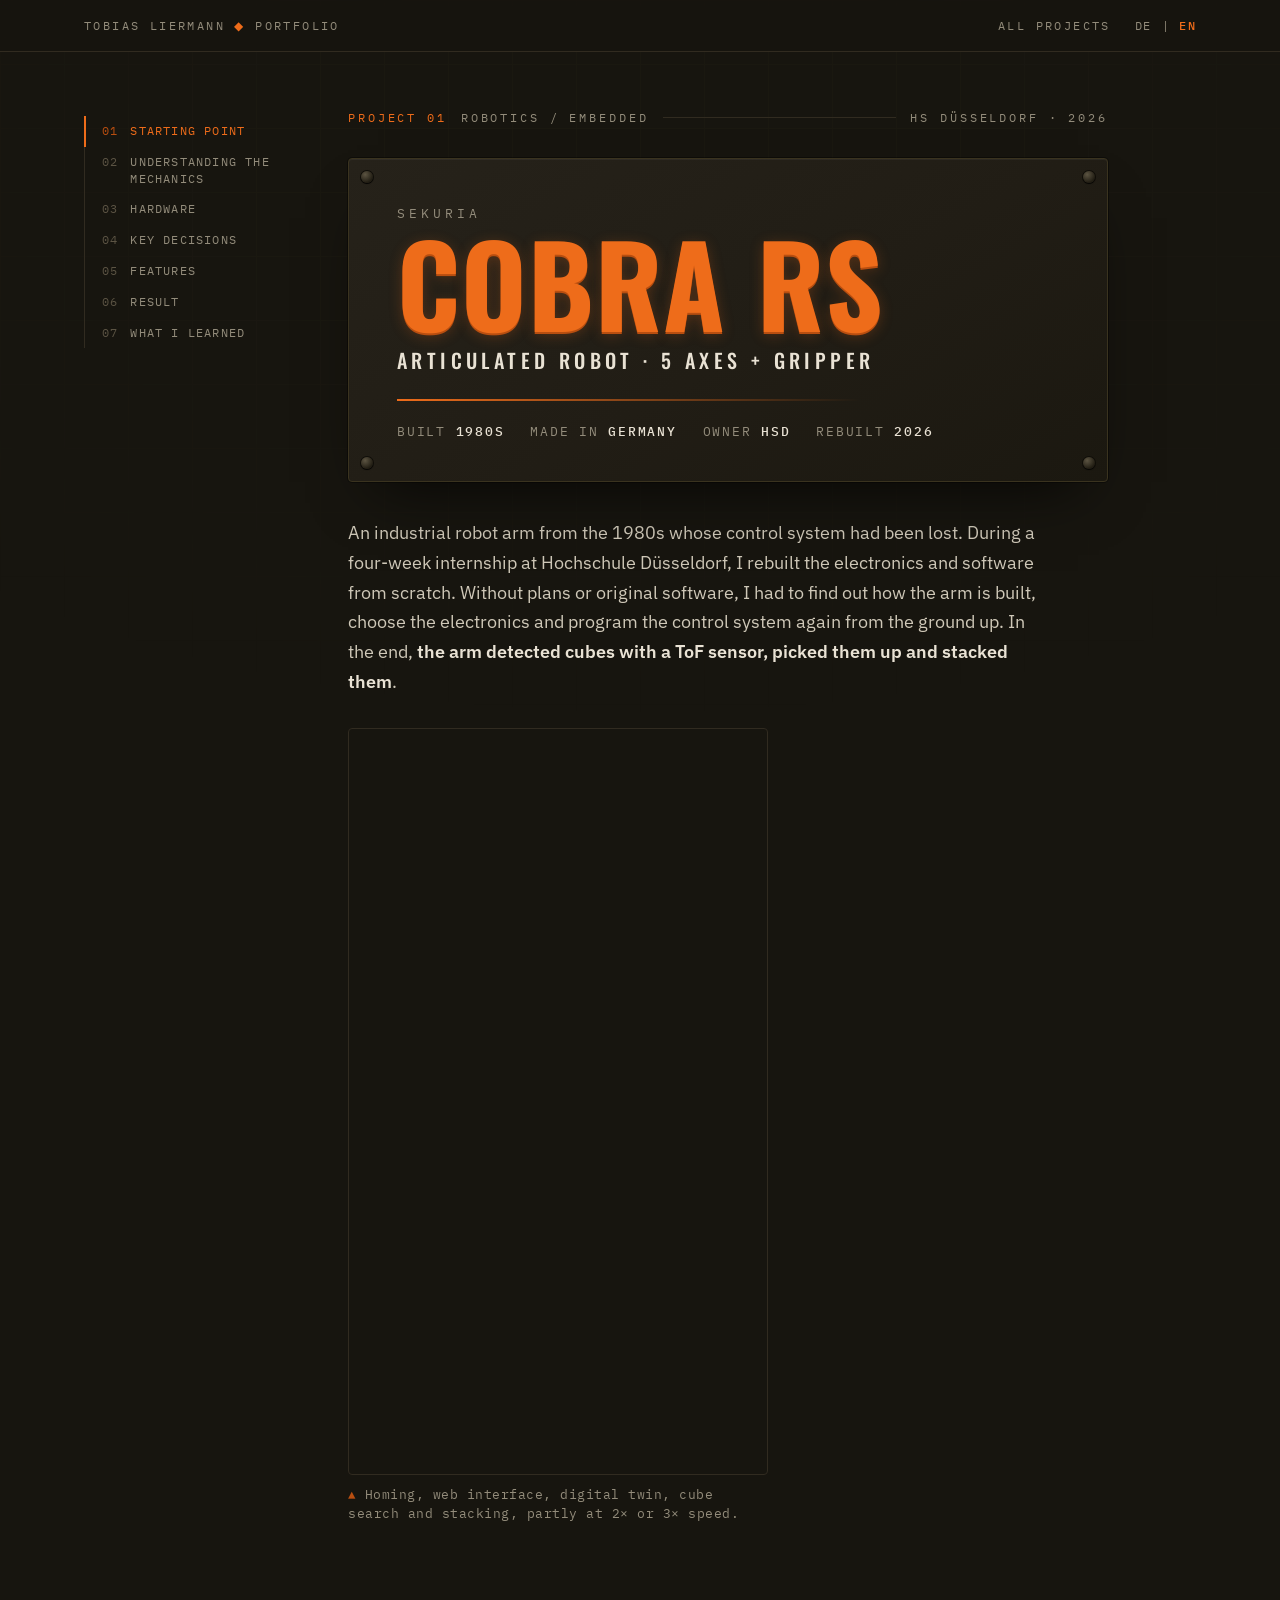
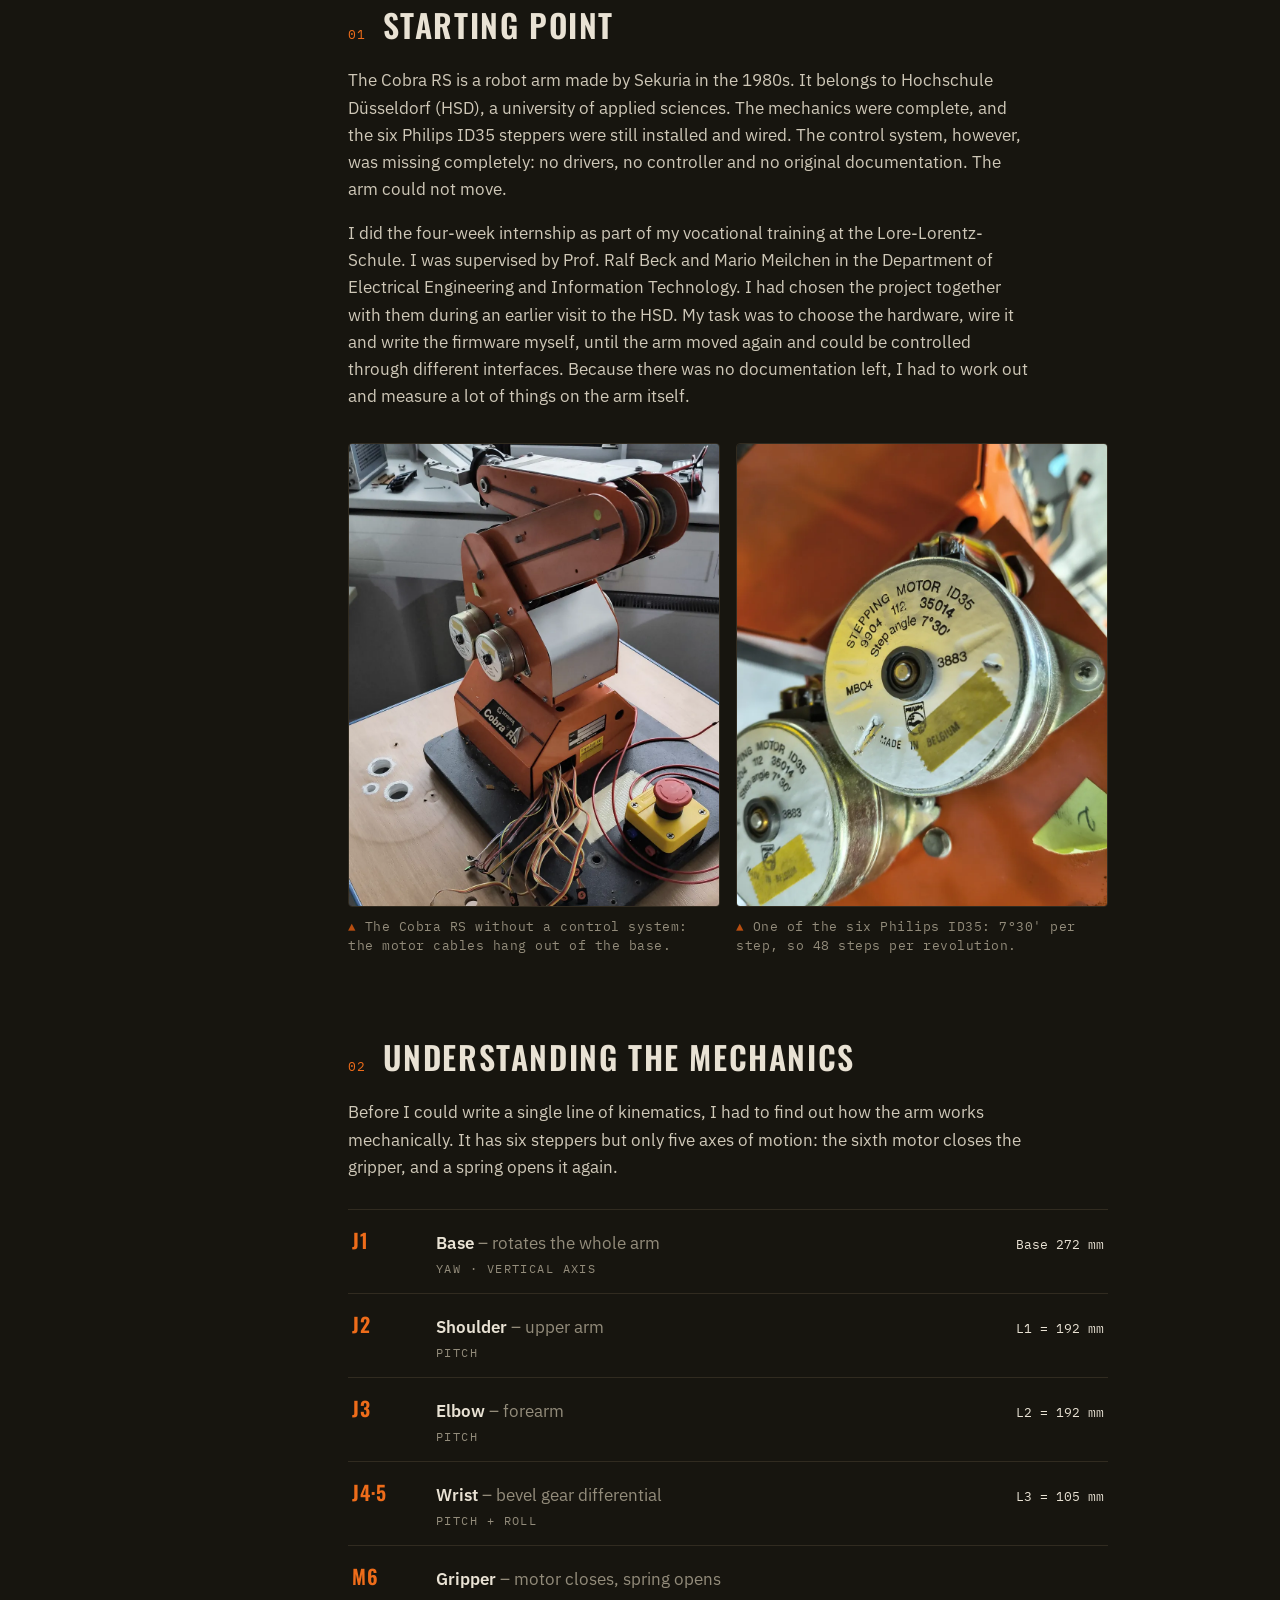
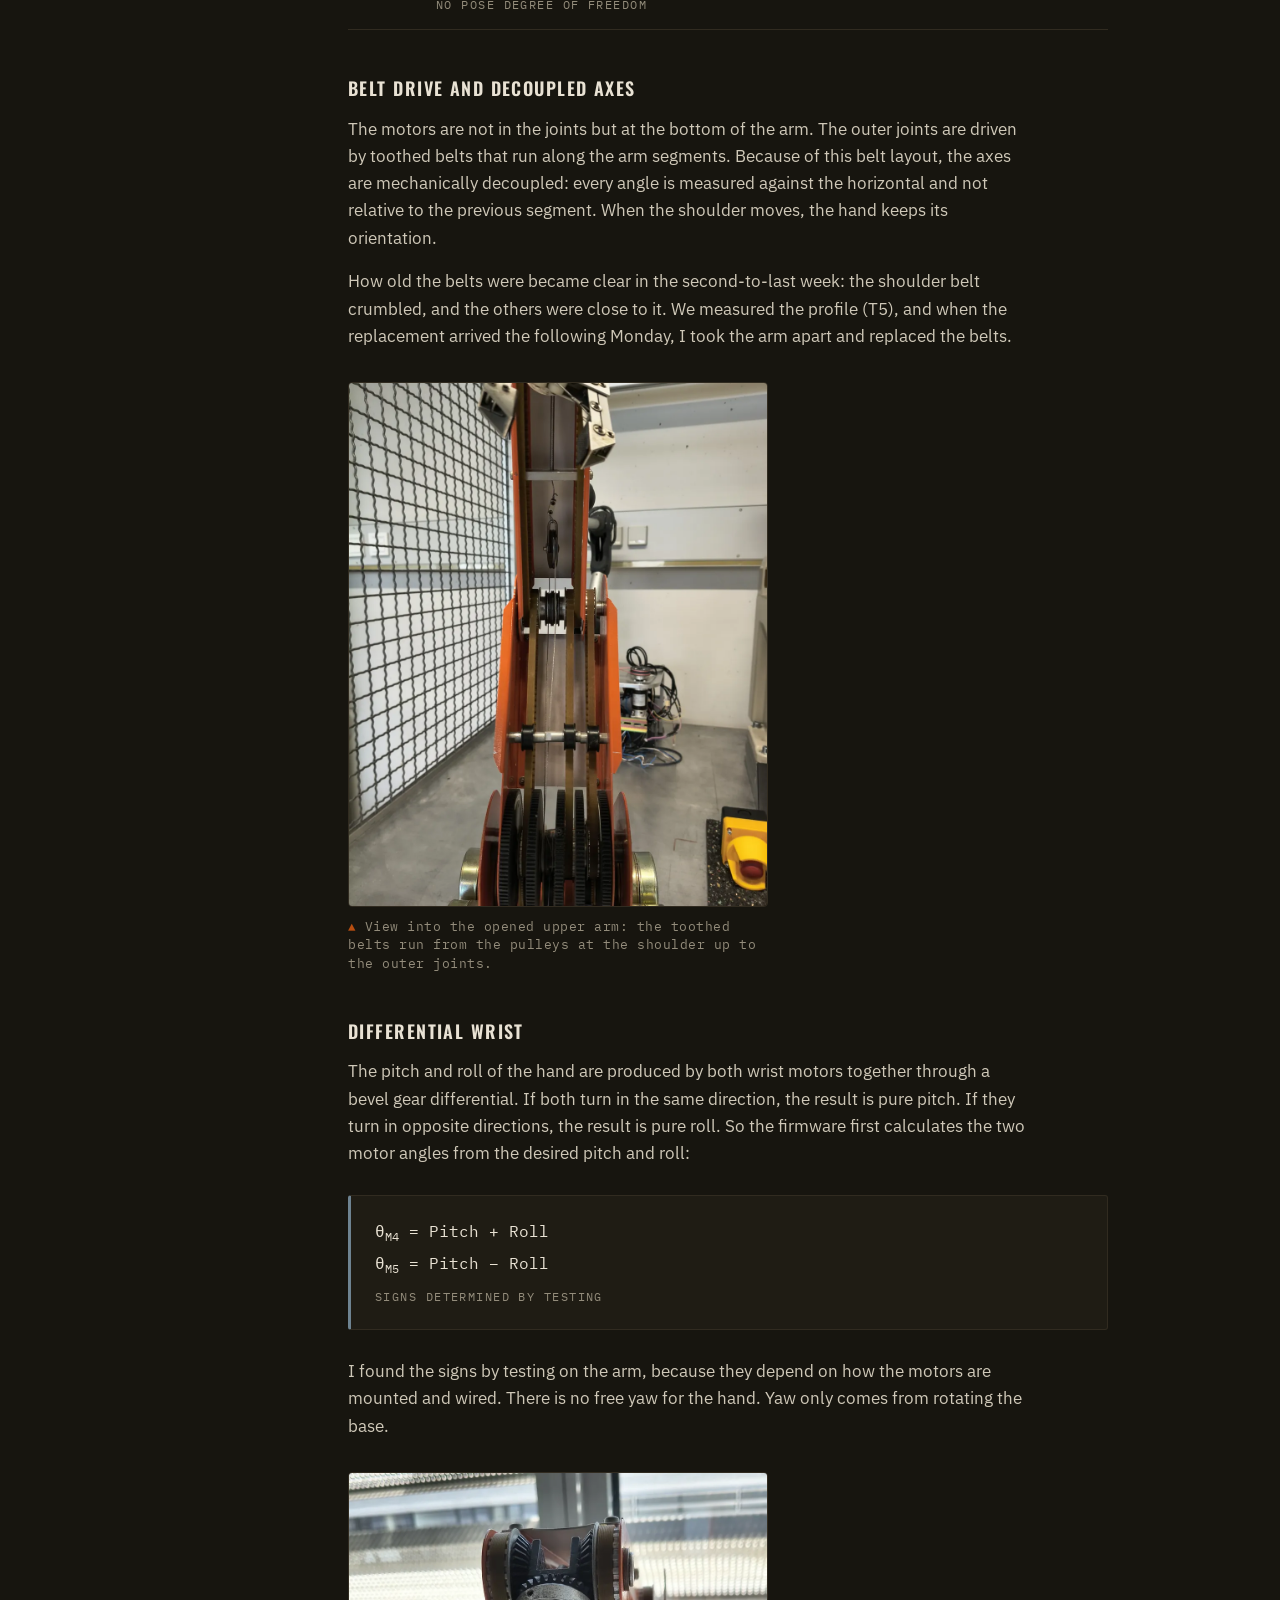
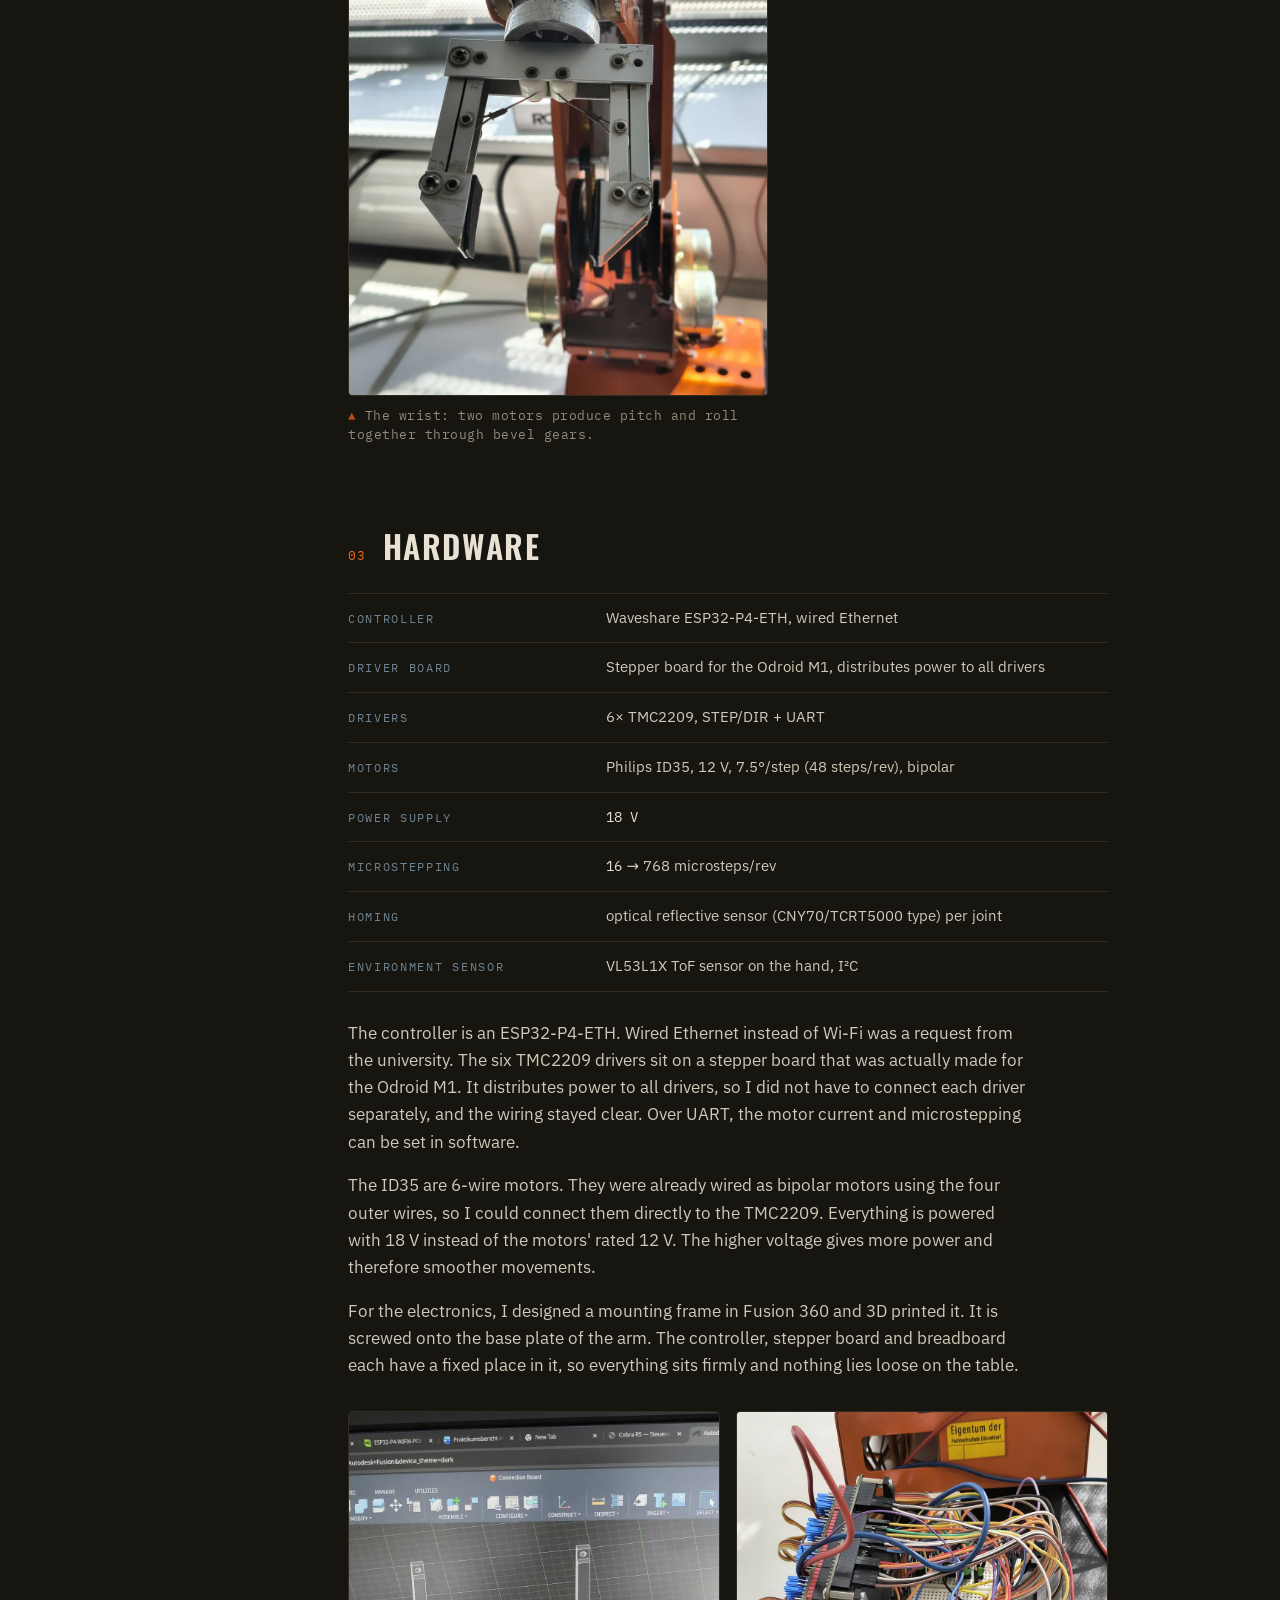
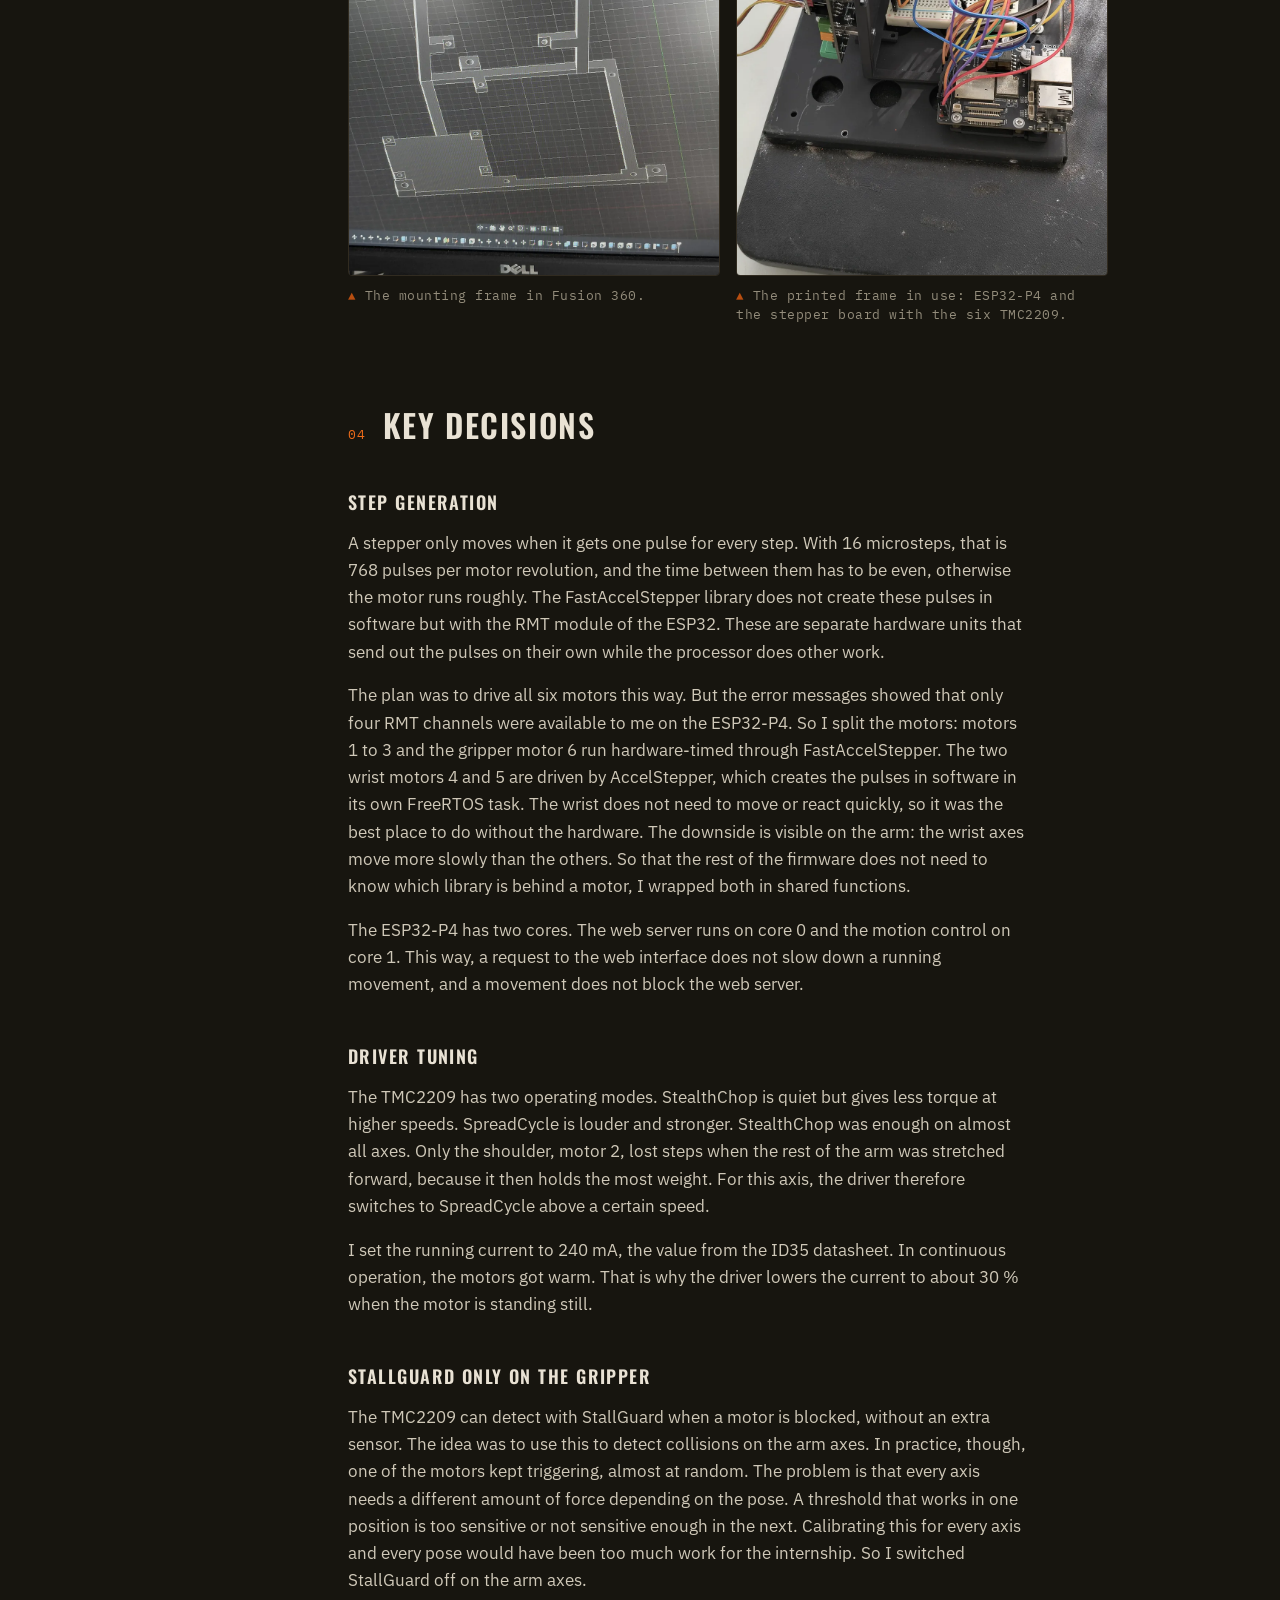
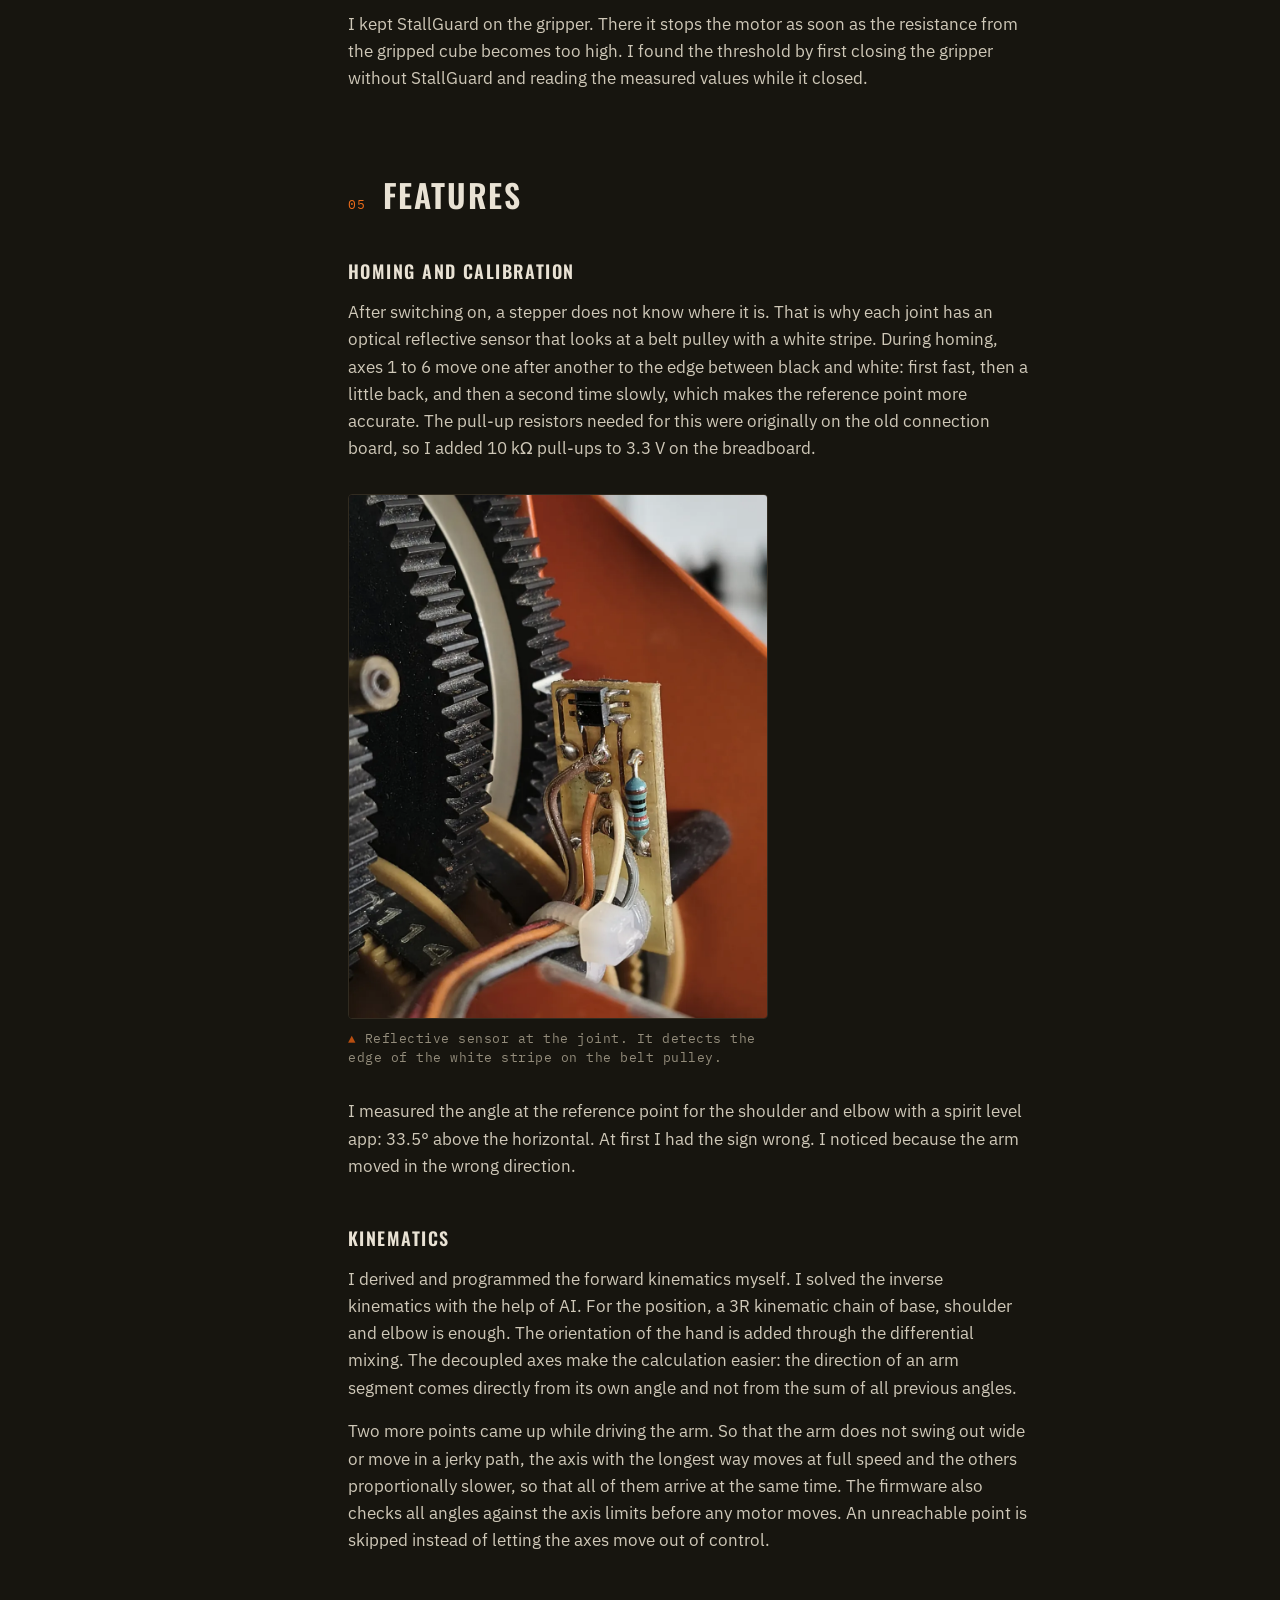
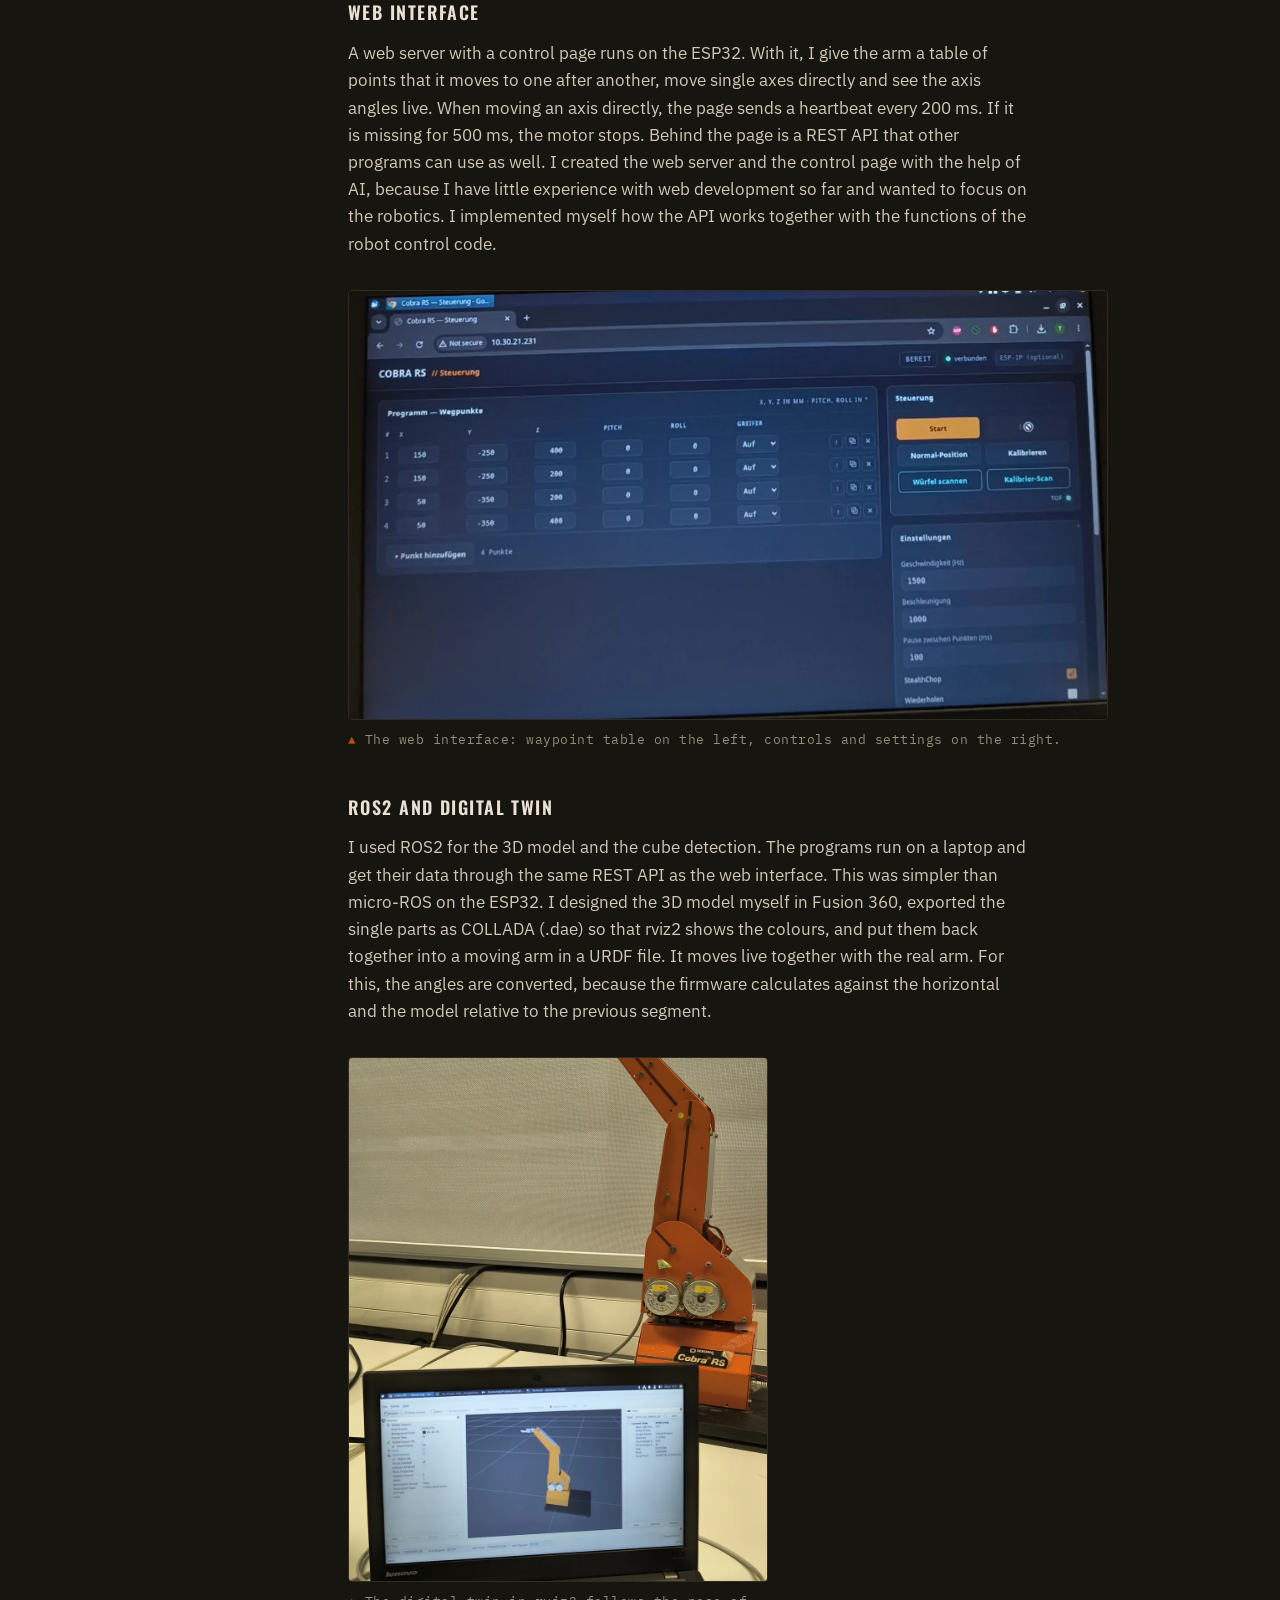
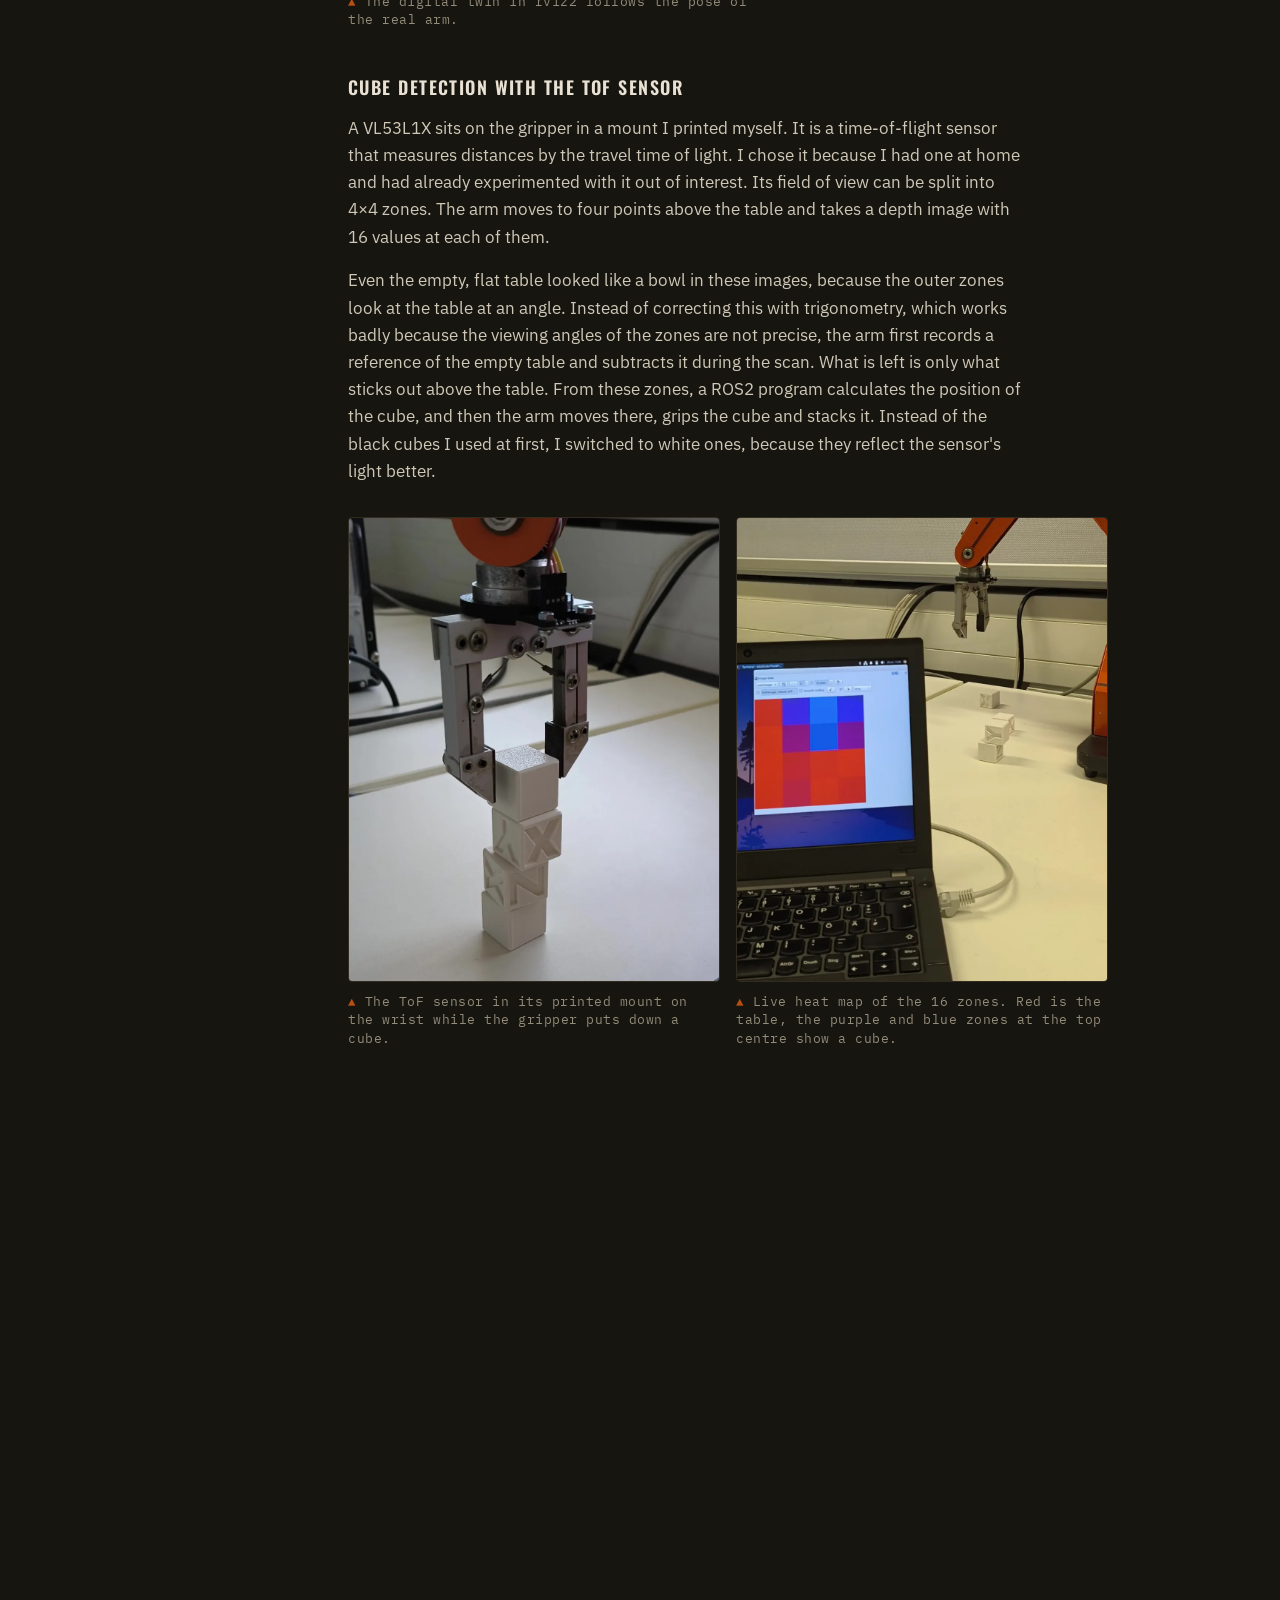
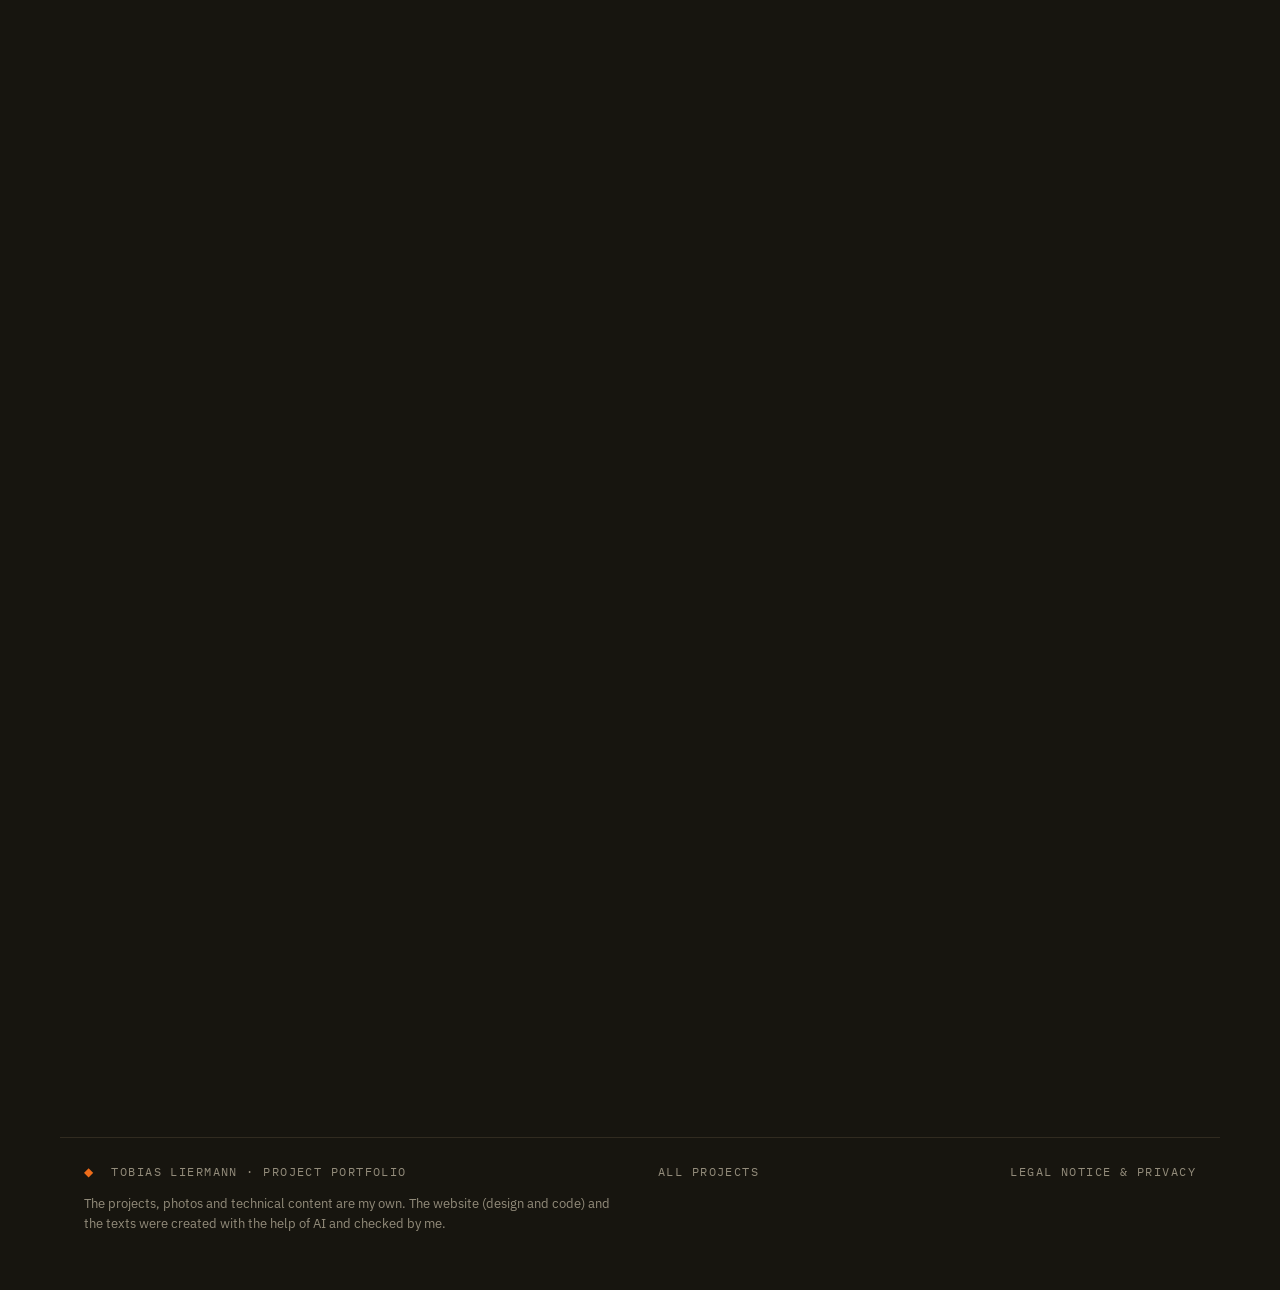
<file: en/cobra/index.html>
<!DOCTYPE html>
<html lang="en">
<head>
<meta charset="UTF-8">
<meta name="viewport" content="width=device-width, initial-scale=1.0">
<title>Cobra RS – Rebuilding an Industrial Robot Arm</title>
<meta name="description" content="Bringing a 1980s robot arm back to life: electronics, firmware, kinematics and autonomous cube detection.">
<meta property="og:type" content="website">
<meta property="og:title" content="Cobra RS – Rebuilding an Industrial Robot Arm">
<meta property="og:description" content="Bringing a 1980s robot arm back to life: electronics, firmware, kinematics and autonomous cube detection.">
<meta property="og:url" content="https://tobiasliermann.github.io/Portfolio/en/cobra/">
<meta property="og:image" content="https://tobiasliermann.github.io/Portfolio/assets/og-cobra.jpg">
<meta property="og:image:width" content="1200">
<meta property="og:image:height" content="630">
<meta property="og:locale" content="en_US">
<link rel="alternate" hreflang="de" href="https://tobiasliermann.github.io/Portfolio/cobra/">
<link rel="alternate" hreflang="en" href="https://tobiasliermann.github.io/Portfolio/en/cobra/">
<meta name="twitter:card" content="summary_large_image">
<link rel="icon" href="../../assets/favicon.svg" type="image/svg+xml">
<link rel="apple-touch-icon" href="../../assets/apple-touch-icon.png">
<link rel="stylesheet" href="../../assets/fonts/fonts.css">
<link rel="stylesheet" href="../../style.css">
<script>document.documentElement.classList.add('js')</script>
</head>
<body class="layout-projekt akzent-orange">
<a class="skip" href="#inhalt">Skip to content</a>

<header class="topbar">
  <div class="topbar-in">
    <a class="brand" href="../../en/">Tobias Liermann <span>◆</span> Portfolio</a>
    <nav class="topbar-rechts">
      <a class="back" href="../../en/#projekte">All projects</a>
      <span class="sprache"><a href="../../cobra/" hreflang="de" lang="de">DE</a> <span aria-hidden="true">|</span> <b aria-current="true">EN</b></span>
    </nav>
  </div>
</header>

<div class="shell">
  <aside class="toc" aria-label="Table of contents">
    <button class="toc-toggle" type="button" aria-expanded="false" aria-controls="toc-liste">
      <span class="toc-label">Contents</span><span class="toc-current"></span>
    </button>
    <ol id="toc-liste" class="toc-liste"></ol>
  </aside>

  <main id="inhalt" class="main">
<div class="eyebrow">
  <span class="tag">Project 01</span>
  <span>Robotics / Embedded</span>
  <span class="rule"></span>
  <span>HS Düsseldorf · 2026</span>
</div>

<div class="plate">
  <span class="screw bl"></span><span class="screw br"></span>
  <div class="maker">Sekuria</div>
  <div class="model">Cobra RS</div>
  <div class="subject">Articulated robot · 5 axes + gripper</div>
  <div class="plate-rule"></div>
  <div class="stamps">
    <span>Built <b>1980s</b></span>
    <span>Made in <b>Germany</b></span>
    <span>Owner <b>HSD</b></span>
    <span>Rebuilt <b>2026</b></span>
  </div>
</div>

<p class="lead">
  An industrial robot arm from the 1980s whose control system had been lost. During a four-week
  internship at Hochschule Düsseldorf, I rebuilt the electronics and software from scratch.
  Without plans or original software, I had to find out how the arm is built, choose the electronics
  and program the control system again from the ground up.
  In the end, <strong>the arm detected cubes with a ToF sensor, picked them up and stacked them</strong>.
</p>

<figure class="hoch">
  <div class="video-embed hoch">
    <iframe src="https://www.youtube-nocookie.com/embed/de154ew-ZF0" title="Cobra Showcase" loading="lazy"
      allow="accelerometer; encrypted-media; gyroscope; picture-in-picture; fullscreen" allowfullscreen
      referrerpolicy="strict-origin-when-cross-origin"></iframe>
  </div>
  <figcaption>Homing, web interface, digital twin, cube search and stacking, partly at 2× or 3× speed.</figcaption>
</figure>

<section>
  <h2 id="starting-point">Starting point</h2>

  <p>
    The Cobra RS is a robot arm made by Sekuria in the 1980s. It belongs to Hochschule Düsseldorf
    (HSD), a university of applied sciences. The mechanics were complete, and the six Philips ID35
    steppers were still installed and wired. The control system, however, was missing completely:
    no drivers, no controller and no original documentation. The arm could not move.
  </p>
  <p>
    I did the four-week internship as part of my vocational training at the Lore-Lorentz-Schule. I was
    supervised by Prof. Ralf Beck and Mario Meilchen in the Department of Electrical Engineering and
    Information Technology. I had chosen the project together with them during an earlier visit to the
    HSD. My task was to choose the hardware, wire it and write the firmware myself, until the arm moved
    again and could be controlled through different interfaces. Because there was no documentation
    left, I had to work out and measure a lot of things on the arm itself.
  </p>

  <div class="bildpaar-wrap">
    <div class="bildpaar">
      <figure>
        <img src="../../cobra/bilder/ausgangszustand.webp" alt="Orange Cobra RS robot arm on a black base plate, loose motor cables hanging out of the base, an emergency stop button next to it" loading="lazy">
        <figcaption>The Cobra RS without a control system: the motor cables hang out of the base.</figcaption>
      </figure>
      <figure>
        <img src="../../cobra/bilder/motor-id35.webp" alt="Label of a Philips stepper motor: Stepping Motor ID35, 9904 112 35014, Step angle 7°30'" loading="lazy">
        <figcaption>One of the six Philips ID35: 7°30' per step, so 48 steps per revolution.</figcaption>
      </figure>
    </div>
  </div>
</section>

<section>
  <h2 id="understanding-the-mechanics">Understanding the mechanics</h2>

  <p>
    Before I could write a single line of kinematics, I had to find out how the arm works
    mechanically. It has six steppers but only five axes of motion: the sixth motor closes the
    gripper, and a spring opens it again.
  </p>

  <div class="axes">
    <div class="axis">
      <span class="j">J1</span>
      <div class="d"><strong>Base</strong> <span>– rotates the whole arm</span><span class="role">Yaw · vertical axis</span></div>
      <span class="mass">Base 272 mm</span>
    </div>
    <div class="axis">
      <span class="j">J2</span>
      <div class="d"><strong>Shoulder</strong> <span>– upper arm</span><span class="role">Pitch</span></div>
      <span class="mass">L1 = 192 mm</span>
    </div>
    <div class="axis">
      <span class="j">J3</span>
      <div class="d"><strong>Elbow</strong> <span>– forearm</span><span class="role">Pitch</span></div>
      <span class="mass">L2 = 192 mm</span>
    </div>
    <div class="axis">
      <span class="j">J4·5</span>
      <div class="d"><strong>Wrist</strong> <span>– bevel gear differential</span><span class="role">Pitch + Roll</span></div>
      <span class="mass">L3 = 105 mm</span>
    </div>
    <div class="axis">
      <span class="j">M6</span>
      <div class="d"><strong>Gripper</strong> <span>– motor closes, spring opens</span><span class="role">no pose degree of freedom</span></div>
      <span class="mass"></span>
    </div>
  </div>

  <h3>Belt drive and decoupled axes</h3>
  <p>
    The motors are not in the joints but at the bottom of the arm. The outer joints are driven by
    toothed belts that run along the arm segments. Because of this belt layout, the axes are
    mechanically decoupled: every angle is measured against the horizontal and not relative to the
    previous segment. When the shoulder moves, the hand keeps its orientation.
  </p>
  <p>
    How old the belts were became clear in the second-to-last week: the shoulder belt crumbled, and
    the others were close to it. We measured the profile (T5), and when the replacement arrived the
    following Monday, I took the arm apart and replaced the belts.
  </p>
  <figure class="hoch">
    <img src="../../cobra/bilder/riemen-oberarm.webp" alt="View into the opened upper arm: several toothed belts run in parallel from large pulleys at the bottom upwards" loading="lazy">
    <figcaption>View into the opened upper arm: the toothed belts run from the pulleys at the shoulder up to the outer joints.</figcaption>
  </figure>

  <h3>Differential wrist</h3>
  <p>
    The pitch and roll of the hand are produced by both wrist motors together through a bevel gear
    differential. If both turn in the same direction, the result is pure pitch. If they turn in
    opposite directions, the result is pure roll. So the firmware first calculates the two motor
    angles from the desired pitch and roll:
  </p>
  <div class="formel">
    θ<sub>M4</sub> = Pitch + Roll<br>
    θ<sub>M5</sub> = Pitch − Roll
    <span class="hinweis">Signs determined by testing</span>
  </div>
  <p>
    I found the signs by testing on the arm, because they depend on how the motors are mounted and
    wired. There is no free yaw for the hand. Yaw only comes from rotating the base.
  </p>

  <figure class="hoch">
    <img src="../../cobra/bilder/handgelenk.webp" alt="Wrist of the Cobra RS with visible bevel gears above the open gripper" loading="lazy">
    <figcaption>The wrist: two motors produce pitch and roll together through bevel gears.</figcaption>
  </figure>
</section>

<section>
  <h2 id="hardware">Hardware</h2>

  <div class="tabelle">
    <table class="daten">
      <tr><th>Controller</th><td>Waveshare ESP32-P4-ETH, wired Ethernet</td></tr>
      <tr><th>Driver board</th><td>Stepper board for the Odroid M1, distributes power to all drivers</td></tr>
      <tr><th>Drivers</th><td>6× TMC2209, STEP/DIR + UART</td></tr>
      <tr><th>Motors</th><td>Philips ID35, 12 V, 7.5°/step (48 steps/rev), bipolar</td></tr>
      <tr><th>Power supply</th><td><span class="mono">18 V</span></td></tr>
      <tr><th>Microstepping</th><td><span class="mono">16</span> → 768 microsteps/rev</td></tr>
      <tr><th>Homing</th><td>optical reflective sensor (CNY70/TCRT5000 type) per joint</td></tr>
      <tr><th>Environment sensor</th><td>VL53L1X ToF sensor on the hand, I²C</td></tr>
    </table>
  </div>

  <p>
    The controller is an ESP32-P4-ETH. Wired Ethernet instead of Wi-Fi was a request from the
    university. The six TMC2209 drivers sit on a stepper board that was actually made for the
    Odroid M1. It distributes power to all drivers, so I did not have to connect each driver
    separately, and the wiring stayed clear. Over UART, the motor current and microstepping can be set
    in software.
  </p>
  <p>
    The ID35 are 6-wire motors. They were already wired as bipolar motors using the four outer wires,
    so I could connect them directly to the TMC2209. Everything is powered with 18 V instead of the
    motors' rated 12 V. The higher voltage gives more power and therefore smoother movements.
  </p>
  <p>
    For the electronics, I designed a mounting frame in Fusion 360 and 3D printed it. It is screwed onto
    the base plate of the arm. The controller, stepper board and breadboard each have a fixed place in
    it, so everything sits firmly and nothing lies loose on the table.
  </p>

  <div class="bildpaar-wrap">
    <div class="bildpaar">
      <figure>
        <img src="../../cobra/bilder/rahmen-cad.webp" alt="Screen with Fusion 360: design of a flat frame with two vertical supports and a plate for a board" loading="lazy">
        <figcaption>The mounting frame in Fusion 360.</figcaption>
      </figure>
      <figure>
        <img src="../../cobra/bilder/elektronik.webp" alt="Electronics on the base plate: ESP32-P4 board, breadboard and a vertically mounted stepper board with blue heat sinks, connected with many colourful jumper wires" loading="lazy">
        <figcaption>The printed frame in use: ESP32-P4 and the stepper board with the six TMC2209.</figcaption>
      </figure>
    </div>
  </div>
</section>

<section>
  <h2 id="key-decisions">Key decisions</h2>

  <h3>Step generation</h3>
  <p>
    A stepper only moves when it gets one pulse for every step. With 16 microsteps, that is 768 pulses
    per motor revolution, and the time between them has to be even, otherwise the motor runs roughly.
    The FastAccelStepper library does not create these pulses in software but with the RMT module of
    the ESP32. These are separate hardware units that send out the pulses on their own while the
    processor does other work.
  </p>
  <p>
    The plan was to drive all six motors this way. But the error messages showed that only four RMT
    channels were available to me on the ESP32-P4. So I split the motors: motors 1 to 3 and the gripper
    motor 6 run hardware-timed through FastAccelStepper. The two wrist motors 4 and 5 are driven by
    AccelStepper, which creates the pulses in software in its own FreeRTOS task. The wrist does not
    need to move or react quickly, so it was the best place to do without the hardware. The downside
    is visible on the arm: the wrist axes move more slowly than the others. So that the rest of the
    firmware does not need to know which library is behind a motor, I wrapped both in shared functions.
  </p>
  <p>
    The ESP32-P4 has two cores. The web server runs on core 0 and the motion control on core 1. This
    way, a request to the web interface does not slow down a running movement, and a movement does not
    block the web server.
  </p>

  <h3>Driver tuning</h3>
  <p>
    The TMC2209 has two operating modes. StealthChop is quiet but gives less torque at higher speeds.
    SpreadCycle is louder and stronger. StealthChop was enough on almost all axes. Only the shoulder,
    motor 2, lost steps when the rest of the arm was stretched forward, because it then holds the most
    weight. For this axis, the driver therefore switches to SpreadCycle above a certain speed.
  </p>
  <p>
    I set the running current to 240 mA, the value from the ID35 datasheet. In continuous operation,
    the motors got warm. That is why the driver lowers the current to about 30 % when the motor is
    standing still.
  </p>

  <h3>StallGuard only on the gripper</h3>
  <p>
    The TMC2209 can detect with StallGuard when a motor is blocked, without an extra sensor. The idea
    was to use this to detect collisions on the arm axes. In practice, though, one of the motors kept
    triggering, almost at random. The problem is that every axis needs a different amount of force
    depending on the pose. A threshold that works in one position is too sensitive or not sensitive
    enough in the next. Calibrating this for every axis and every pose would have been too much work
    for the internship. So I switched StallGuard off on the arm axes.
  </p>
  <p>
    I kept StallGuard on the gripper. There it stops the motor as soon as the resistance from the
    gripped cube becomes too high. I found the threshold by first closing the gripper without
    StallGuard and reading the measured values while it closed.
  </p>
</section>

<section>
  <h2 id="features">Features</h2>

  <h3>Homing and calibration</h3>
  <p>
    After switching on, a stepper does not know where it is. That is why each joint has an optical
    reflective sensor that looks at a belt pulley with a white stripe. During homing, axes 1 to 6 move
    one after another to the edge between black and white: first fast, then a little back, and then a
    second time slowly, which makes the reference point more accurate. The pull-up resistors needed for
    this were originally on the old connection board, so I added 10 kΩ pull-ups to 3.3 V on the
    breadboard.
  </p>
  <figure class="hoch">
    <img src="../../cobra/bilder/homing-sensor.webp" alt="Small circuit board with a reflective sensor and a resistor, right next to a toothed pulley with a white stripe" loading="lazy">
    <figcaption>Reflective sensor at the joint. It detects the edge of the white stripe on the belt pulley.</figcaption>
  </figure>
  <p>
    I measured the angle at the reference point for the shoulder and elbow with a spirit level app:
    33.5° above the horizontal. At first I had the sign wrong. I noticed because the arm moved in the
    wrong direction.
  </p>

  <h3>Kinematics</h3>
  <p>
    I derived and programmed the forward kinematics myself. I solved the inverse kinematics with the
    help of AI. For the position, a 3R kinematic chain of base, shoulder and elbow is enough. The
    orientation of the hand is added through the differential mixing. The decoupled axes make the
    calculation easier: the direction of an arm segment comes directly from its own angle and not from
    the sum of all previous angles.
  </p>
  <p>
    Two more points came up while driving the arm. So that the arm does not swing out wide or move in
    a jerky path, the axis with the longest way moves at full speed and the others proportionally
    slower, so that all of them arrive at the same time. The firmware also checks all angles against
    the axis limits before any motor moves. An unreachable point is skipped instead of letting the axes
    move out of control.
  </p>

  <h3>Web interface</h3>
  <p>
    A web server with a control page runs on the ESP32. With it, I give the arm a table of points that
    it moves to one after another, move single axes directly and see the axis angles live. When moving
    an axis directly, the page sends a heartbeat every 200 ms. If it is missing for 500 ms, the motor
    stops. Behind the page is a REST API that other programs can use as well.
    I created the web server and the control page with the help of AI, because I have little experience with web development so far and wanted to focus on the
    robotics. I implemented myself how the API works together with the functions of the robot control code.
  </p>
  <figure>
    <img src="../../cobra/bilder/web-interface.webp" alt="Laptop screen with the control page: on the left a table with four waypoints (X, Y, Z, Pitch, Roll, gripper), on the right buttons for start, home position, calibration, cube scan and calibration scan, plus settings for speed and acceleration" loading="lazy">
    <figcaption>The web interface: waypoint table on the left, controls and settings on the right.</figcaption>
  </figure>

  <h3>ROS2 and digital twin</h3>
  <p>
    I used ROS2 for the 3D model and the cube detection. The programs run on a laptop and get their
    data through the same REST API as the web interface. This was simpler than micro-ROS on the ESP32.
    I designed the 3D model myself in Fusion 360, exported the single parts as COLLADA (.dae) so that
    rviz2 shows the colours, and put them back together into a moving arm in a URDF file. It moves live
    together with the real arm. For this, the angles are converted, because the firmware calculates
    against the horizontal and the model relative to the previous segment.
  </p>
  <figure class="hoch">
    <img src="../../cobra/bilder/rviz-zwilling.webp" alt="Laptop with rviz2 showing a 3D model of the arm in the same pose as the real arm behind it" loading="lazy">
    <figcaption>The digital twin in rviz2 follows the pose of the real arm.</figcaption>
  </figure>

  <h3>Cube detection with the ToF sensor</h3>
  <p>
    A VL53L1X sits on the gripper in a mount I printed myself. It is a time-of-flight sensor that
    measures distances by the travel time of light. I chose it because I had one at home and had
    already experimented with it out of interest. Its field of view can be split into 4×4 zones. The
    arm moves to four points above the table and takes a depth image with 16 values at each of them.
  </p>
  <p>
    Even the empty, flat table looked like a bowl in these images, because the outer zones look at the
    table at an angle. Instead of correcting this with trigonometry, which works badly because the
    viewing angles of the zones are not precise, the arm first records a reference of the empty table
    and subtracts it during the scan. What is left is only what sticks out above the table. From these
    zones, a ROS2 program calculates the position of the cube, and then the arm moves there, grips the
    cube and stacks it. Instead of the black cubes I used at first, I switched to white ones, because
    they reflect the sensor's light better.
  </p>
  <div class="bildpaar-wrap">
    <div class="bildpaar">
      <figure>
        <img src="../../cobra/bilder/tof-halterung.webp" alt="Gripper placing a white cube on a tower, above it on the wrist a black printed mount with the small sensor board" loading="lazy">
        <figcaption>The ToF sensor in its printed mount on the wrist while the gripper puts down a cube.</figcaption>
      </figure>
      <figure>
        <img src="../../cobra/bilder/tof-heatmap.webp" alt="Laptop with a 4×4 heat map, blue and purple zones at the top centre, behind it the arm with open gripper above several cubes" loading="lazy">
        <figcaption>Live heat map of the 16 zones. Red is the table, the purple and blue zones at the top centre show a cube.</figcaption>
      </figure>
    </div>
  </div>
</section>

<section>
  <h2 id="result">Result</h2>
  <p>
    In the end, the arm could be controlled through the web interface, and a ROS2 program on the
    laptop took over the cube search. With the ToF sensor on the hand, the arm scans the table, detects
    cubes, determines their position, picks them up and stacks them. With four cubes on the table, it
    usually found three in the first run and sometimes the fourth in a second run.
  </p>
  <figure class="hoch">
    <img src="../../cobra/bilder/wuerfelturm.webp" alt="The Cobra RS next to a tower of three white cubes, a fourth cube lies behind it" loading="lazy">
    <figcaption>Three stacked cubes, the fourth is still waiting.</figcaption>
  </figure>
</section>

<section>
  <h2 id="what-i-learned">What I learned</h2>
  <p>
    The most important thing I learned is that measuring and testing on the real arm is more reliable
    than any amount of thinking it through. I assumed that only the wrist was decoupled, thought the
    upper arm was longer than the forearm and had the sign of the home angle wrong. Each time, only
    testing on the arm showed the mistake. It was similar with the ToF sensor: a reference image of the
    empty table was simpler and more reliable than calculating the distortion. Calibrating is often
    easier than calculating.
  </p>
  <p>
    I learned how important an emergency stop is from the mistake in the tool length. Because of the
    wrong sign, the gripper moved 148 mm lower than planned and straight into the table. Luckily, an
    emergency stop button was connected to the arm.
  </p>
  <p>
    In my next project, I would define more clearly at the start what the goal is and what each
    interface should be able to do. Direct control of single axes was only added shortly before the end
    of the internship. When I added it, the new buttons blocked themselves at first: "motor running" and
    "program running" were one shared state, and the interface stopped the movement again after half a
    second. Only two separate states solved this.
  </p>
  <p>
    For my studies, I take away how much I am interested in mechanical design. I actually knew that
    already, but the internship showed it to me again, with the mounting frame, the sensor mount and the
    3D model. Here I understood belts, gear ratios and a bevel gear differential on a real machine
    instead of only on paper.
  </p>
</section>

  </main>
</div>

<footer class="site-footer">
  <div class="site-footer-in">
    <span><span class="dot">◆</span>&nbsp; Tobias Liermann · Project portfolio</span>
    <a href="../../en/#projekte">All projects</a>
    <a href="../../en/impressum/">Legal notice & privacy</a>
    <p class="ki-hinweis">The projects, photos and technical content are my own. The website (design and code) and the texts were created with the help of AI and checked by me.</p>
  </div>
</footer>

<script src="../../nav.js" defer></script>
</body>
</html>
</file>
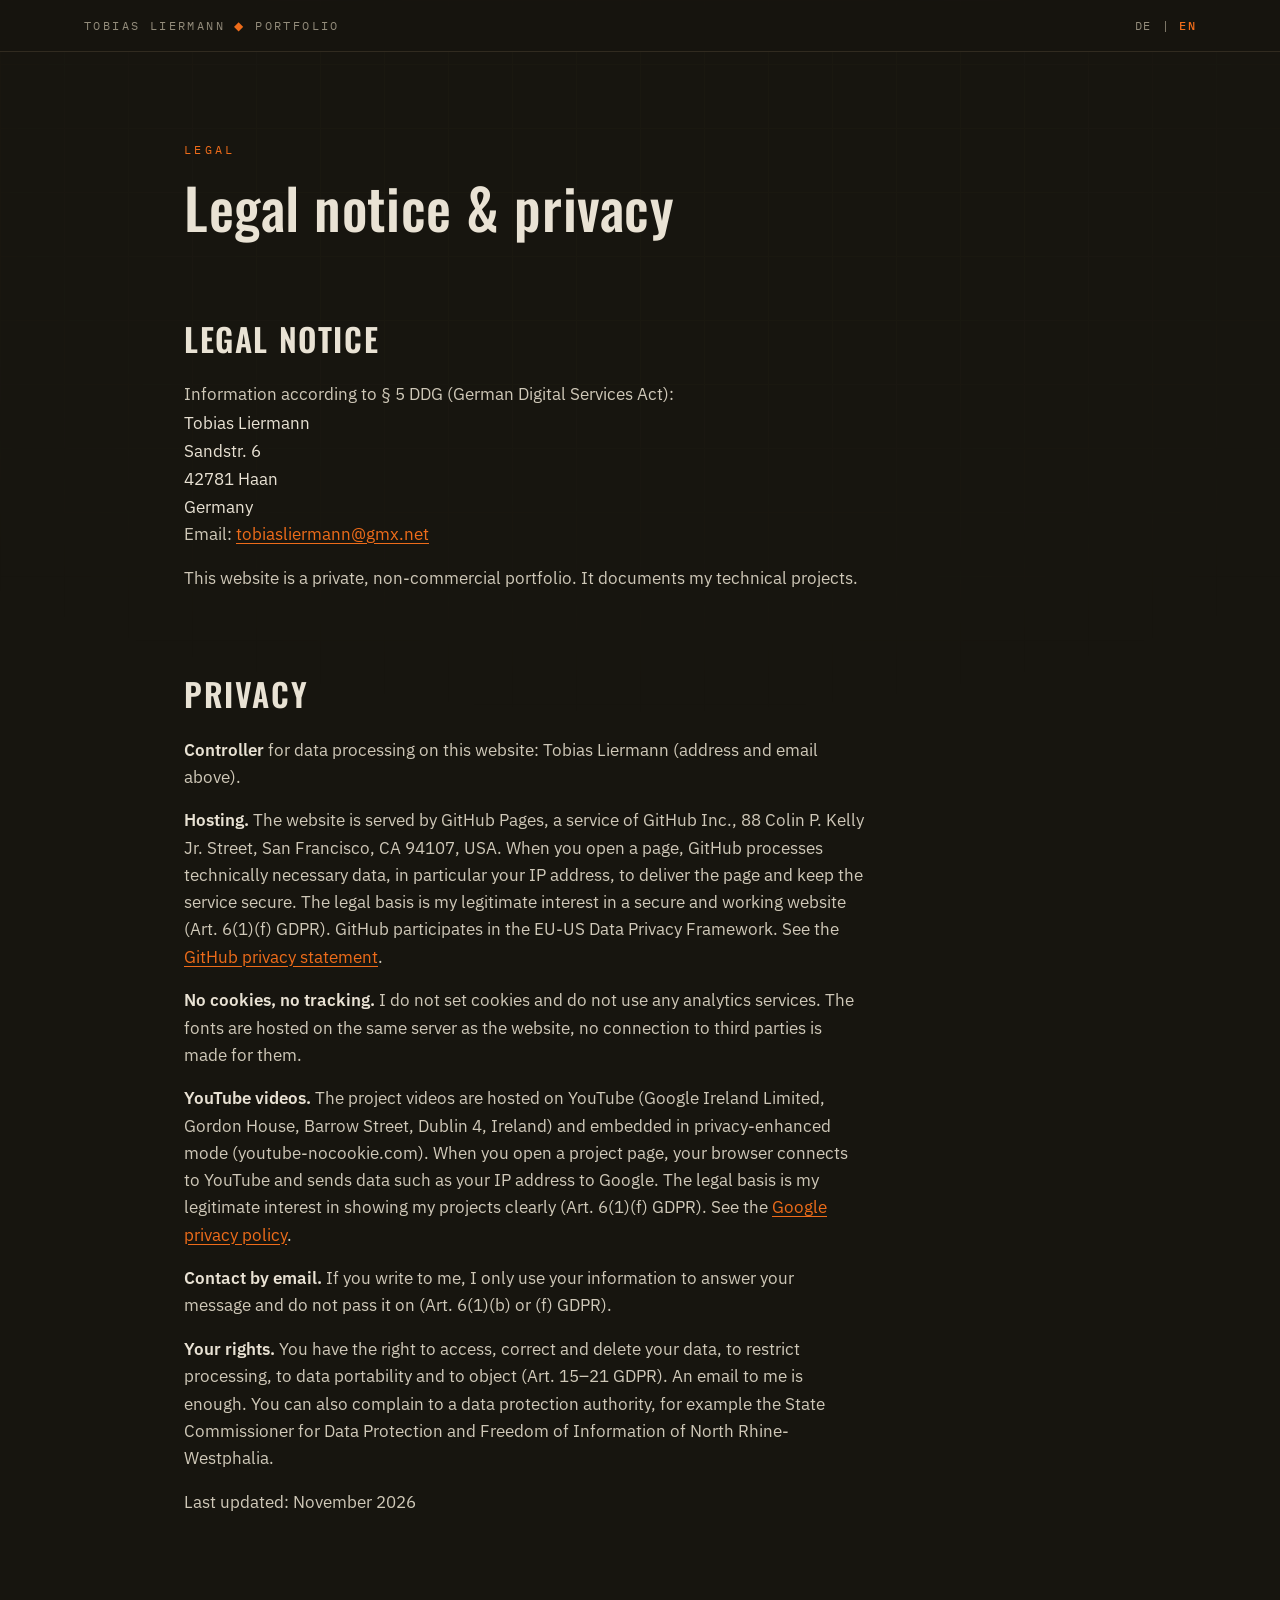
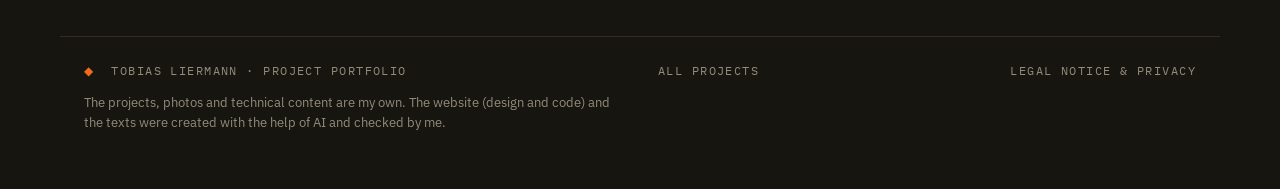
<file: en/impressum/index.html>
<!DOCTYPE html>
<html lang="en">
<head>
<meta charset="UTF-8">
<meta name="viewport" content="width=device-width, initial-scale=1.0">
<title>Legal notice & privacy – Tobias Liermann</title>
<meta name="description" content="Legal notice and privacy policy of Tobias Liermann's project portfolio.">
<meta name="robots" content="noindex">
<meta property="og:type" content="website">
<meta property="og:title" content="Legal notice & privacy – Tobias Liermann">
<meta property="og:description" content="Legal notice and privacy policy of Tobias Liermann's project portfolio.">
<meta property="og:url" content="https://tobiasliermann.github.io/Portfolio/en/impressum/">
<meta property="og:image" content="https://tobiasliermann.github.io/Portfolio/assets/og-hub.jpg">
<meta property="og:image:width" content="1200">
<meta property="og:image:height" content="630">
<meta property="og:locale" content="en_US">
<link rel="alternate" hreflang="de" href="https://tobiasliermann.github.io/Portfolio/impressum/">
<link rel="alternate" hreflang="en" href="https://tobiasliermann.github.io/Portfolio/en/impressum/">
<meta name="twitter:card" content="summary_large_image">
<link rel="icon" href="../../assets/favicon.svg" type="image/svg+xml">
<link rel="apple-touch-icon" href="../../assets/apple-touch-icon.png">
<link rel="stylesheet" href="../../assets/fonts/fonts.css">
<link rel="stylesheet" href="../../style.css">
<script>document.documentElement.classList.add('js')</script>
</head>
<body class="layout-hub akzent-orange">
<a class="skip" href="#inhalt">Skip to content</a>

<header class="topbar">
  <div class="topbar-in">
    <a class="brand" href="../../en/">Tobias Liermann <span>◆</span> Portfolio</a>
    <nav class="topbar-rechts">
      <a class="back" href="../../en/#projekte">All projects</a>
      <span class="sprache"><a href="../../impressum/" hreflang="de" lang="de">DE</a> <span aria-hidden="true">|</span> <b aria-current="true">EN</b></span>
    </nav>
  </div>
</header>

<div class="shell">
  <aside class="toc" aria-label="Table of contents">
    <button class="toc-toggle" type="button" aria-expanded="false" aria-controls="toc-liste">
      <span class="toc-label">Contents</span><span class="toc-current"></span>
    </button>
    <ol id="toc-liste" class="toc-liste"></ol>
  </aside>

  <main id="inhalt" class="main">
<div class="hub-head">
  <div class="hub-kicker">Legal</div>
  <h1 class="hub-name">Legal notice &amp; privacy</h1>
</div>

<section>
  <h2 id="legal-notice">Legal notice</h2>
  <p>Information according to § 5 DDG (German Digital Services Act):</p>
  <address class="adresse">
    Tobias Liermann<br>
    Sandstr. 6<br>
    42781 Haan<br>
    Germany
  </address>
  <p>Email: <a href="mailto:tobiasliermann@gmx.net">tobiasliermann@gmx.net</a></p>
  <p>
    This website is a private, non-commercial portfolio. It documents my technical projects.
  </p>
</section>

<section>
  <h2 id="privacy">Privacy</h2>
  <p>
    <strong>Controller</strong> for data processing on this website: Tobias Liermann (address and email above).
  </p>
  <p>
    <strong>Hosting.</strong> The website is served by GitHub Pages, a service of GitHub Inc.,
    88 Colin P. Kelly Jr. Street, San Francisco, CA 94107, USA. When you open a page, GitHub processes
    technically necessary data, in particular your IP address, to deliver the page and keep the service secure.
    The legal basis is my legitimate interest in a secure and working website (Art. 6(1)(f) GDPR).
    GitHub participates in the EU-US Data Privacy Framework. See the
    <a href="https://docs.github.com/en/site-policy/privacy-policies/github-general-privacy-statement" rel="noopener">GitHub privacy statement</a>.
  </p>
  <p>
    <strong>No cookies, no tracking.</strong> I do not set cookies and do not use any analytics services.
    The fonts are hosted on the same server as the website, no connection to third parties is made for them.
  </p>
  <p>
    <strong>YouTube videos.</strong> The project videos are hosted on YouTube (Google Ireland Limited, Gordon House,
    Barrow Street, Dublin 4, Ireland) and embedded in privacy-enhanced mode (youtube-nocookie.com). When you open
    a project page, your browser connects to YouTube and sends data such as your IP address to Google. The legal
    basis is my legitimate interest in showing my projects clearly (Art. 6(1)(f) GDPR). See the
    <a href="https://policies.google.com/privacy?hl=en" rel="noopener">Google privacy policy</a>.
  </p>
  <p>
    <strong>Contact by email.</strong> If you write to me, I only use your information to answer your
    message and do not pass it on (Art. 6(1)(b) or (f) GDPR).
  </p>
  <p>
    <strong>Your rights.</strong> You have the right to access, correct and delete your data, to restrict
    processing, to data portability and to object (Art. 15–21 GDPR). An email to me is enough. You can also
    complain to a data protection authority, for example the State Commissioner for Data Protection and
    Freedom of Information of North Rhine-Westphalia.
  </p>
  <p>Last updated: November 2026</p>
</section>

  </main>
</div>

<footer class="site-footer">
  <div class="site-footer-in">
    <span><span class="dot">◆</span>&nbsp; Tobias Liermann · Project portfolio</span>
    <a href="../../en/#projekte">All projects</a>
    <a href="../../en/impressum/">Legal notice & privacy</a>
    <p class="ki-hinweis">The projects, photos and technical content are my own. The website (design and code) and the texts were created with the help of AI and checked by me.</p>
  </div>
</footer>

<script src="../../nav.js" defer></script>
</body>
</html>
</file>
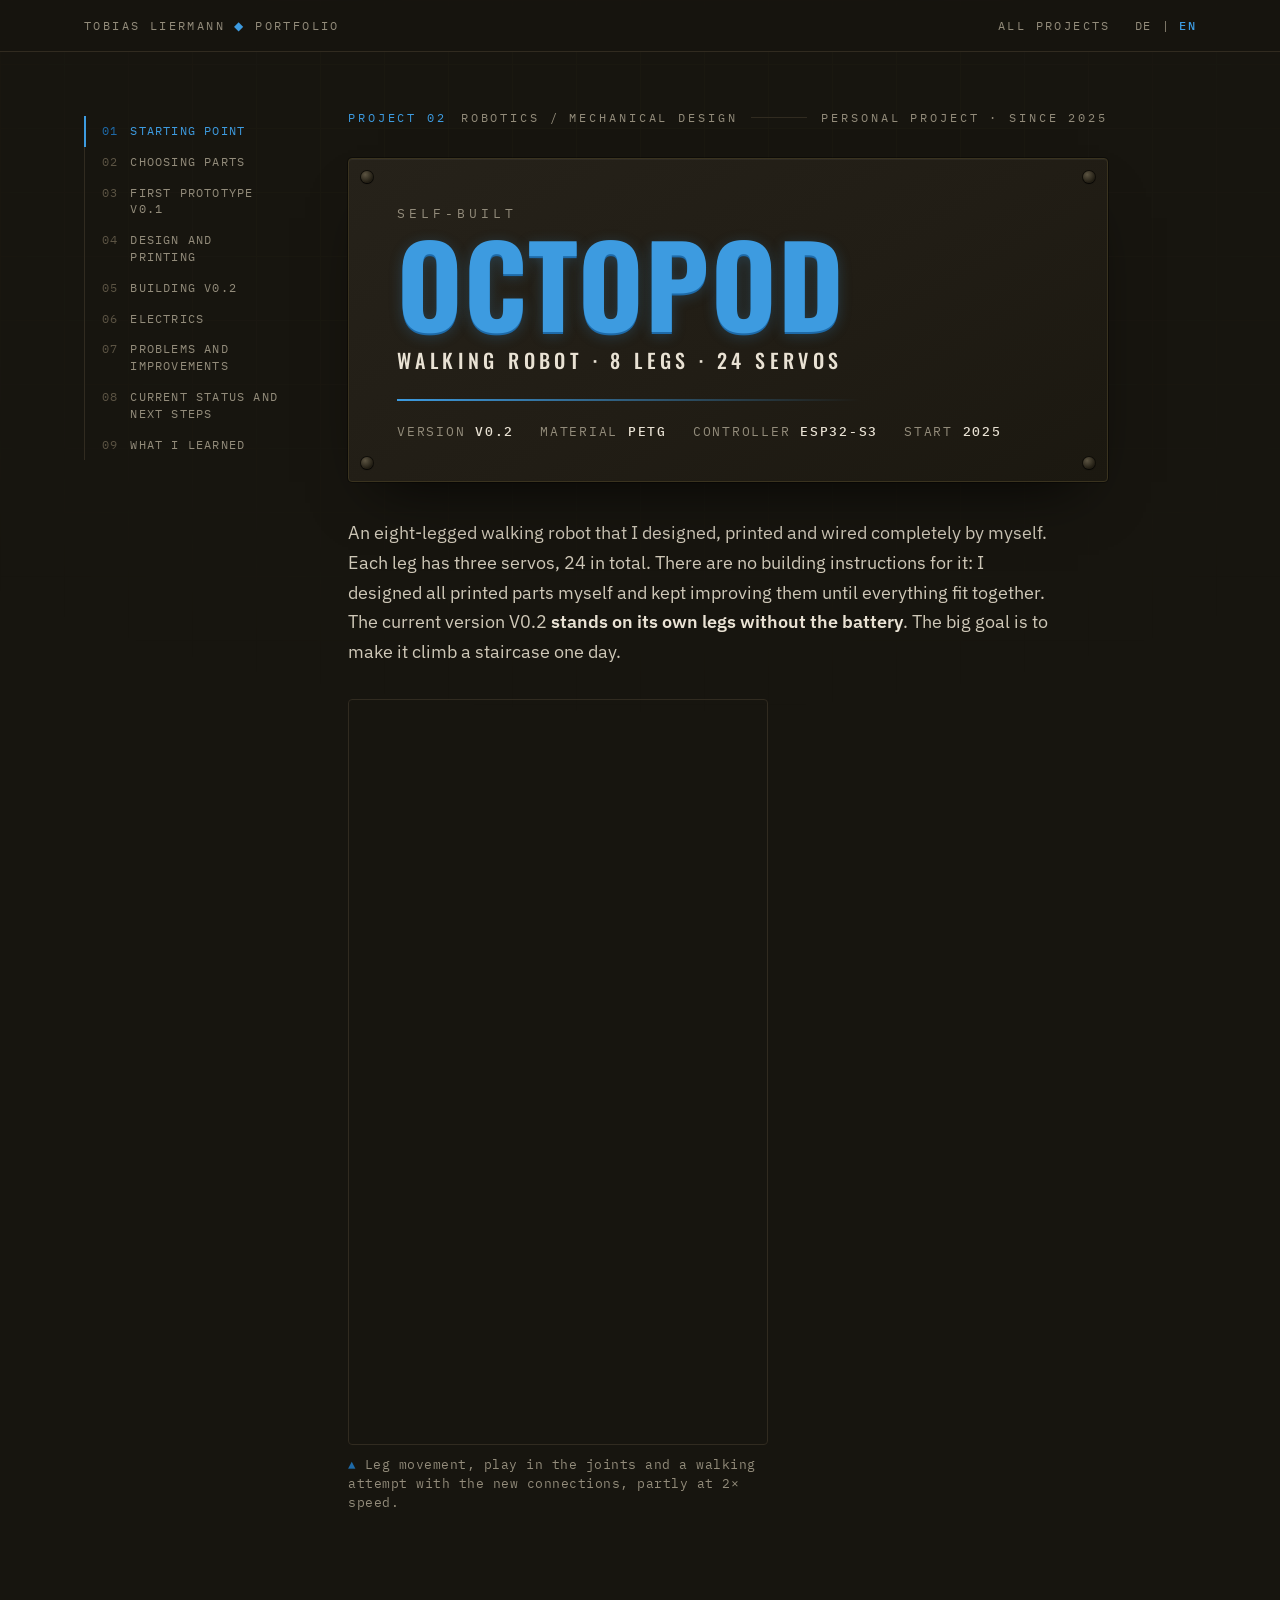
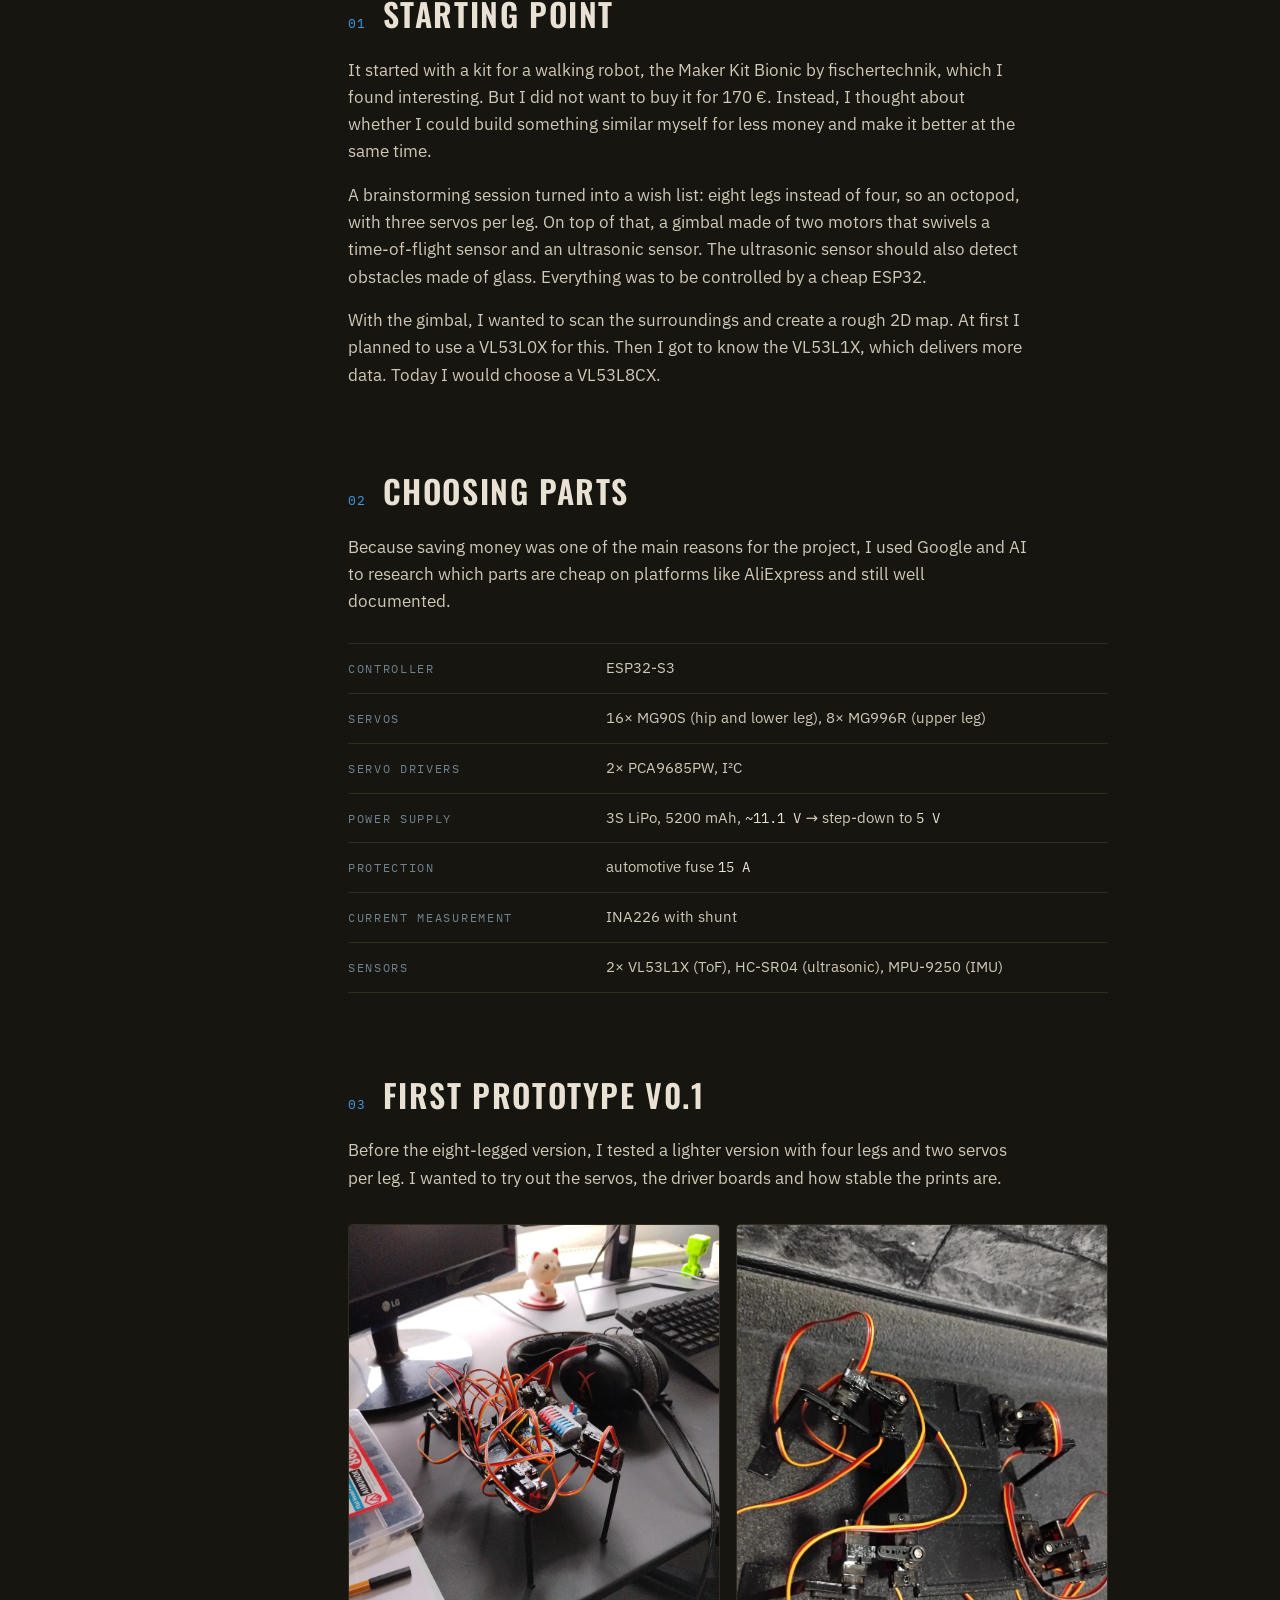
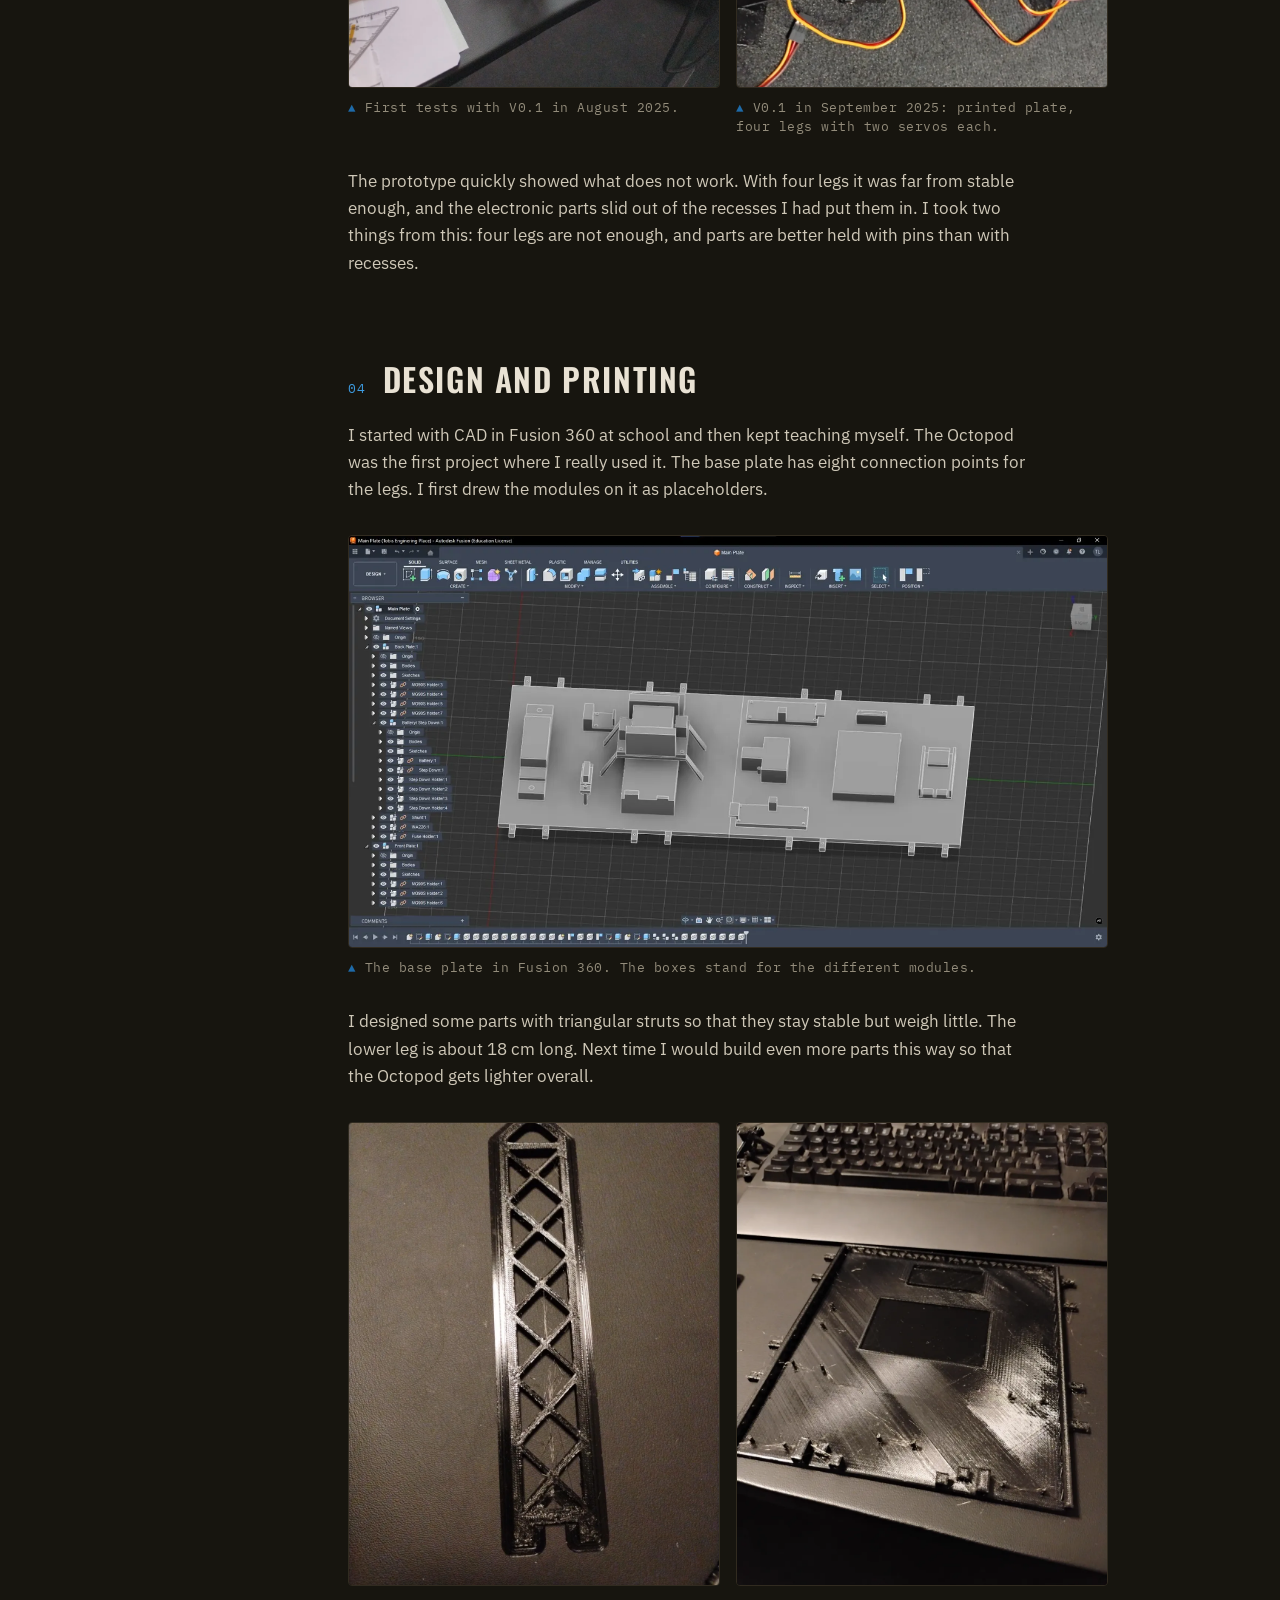
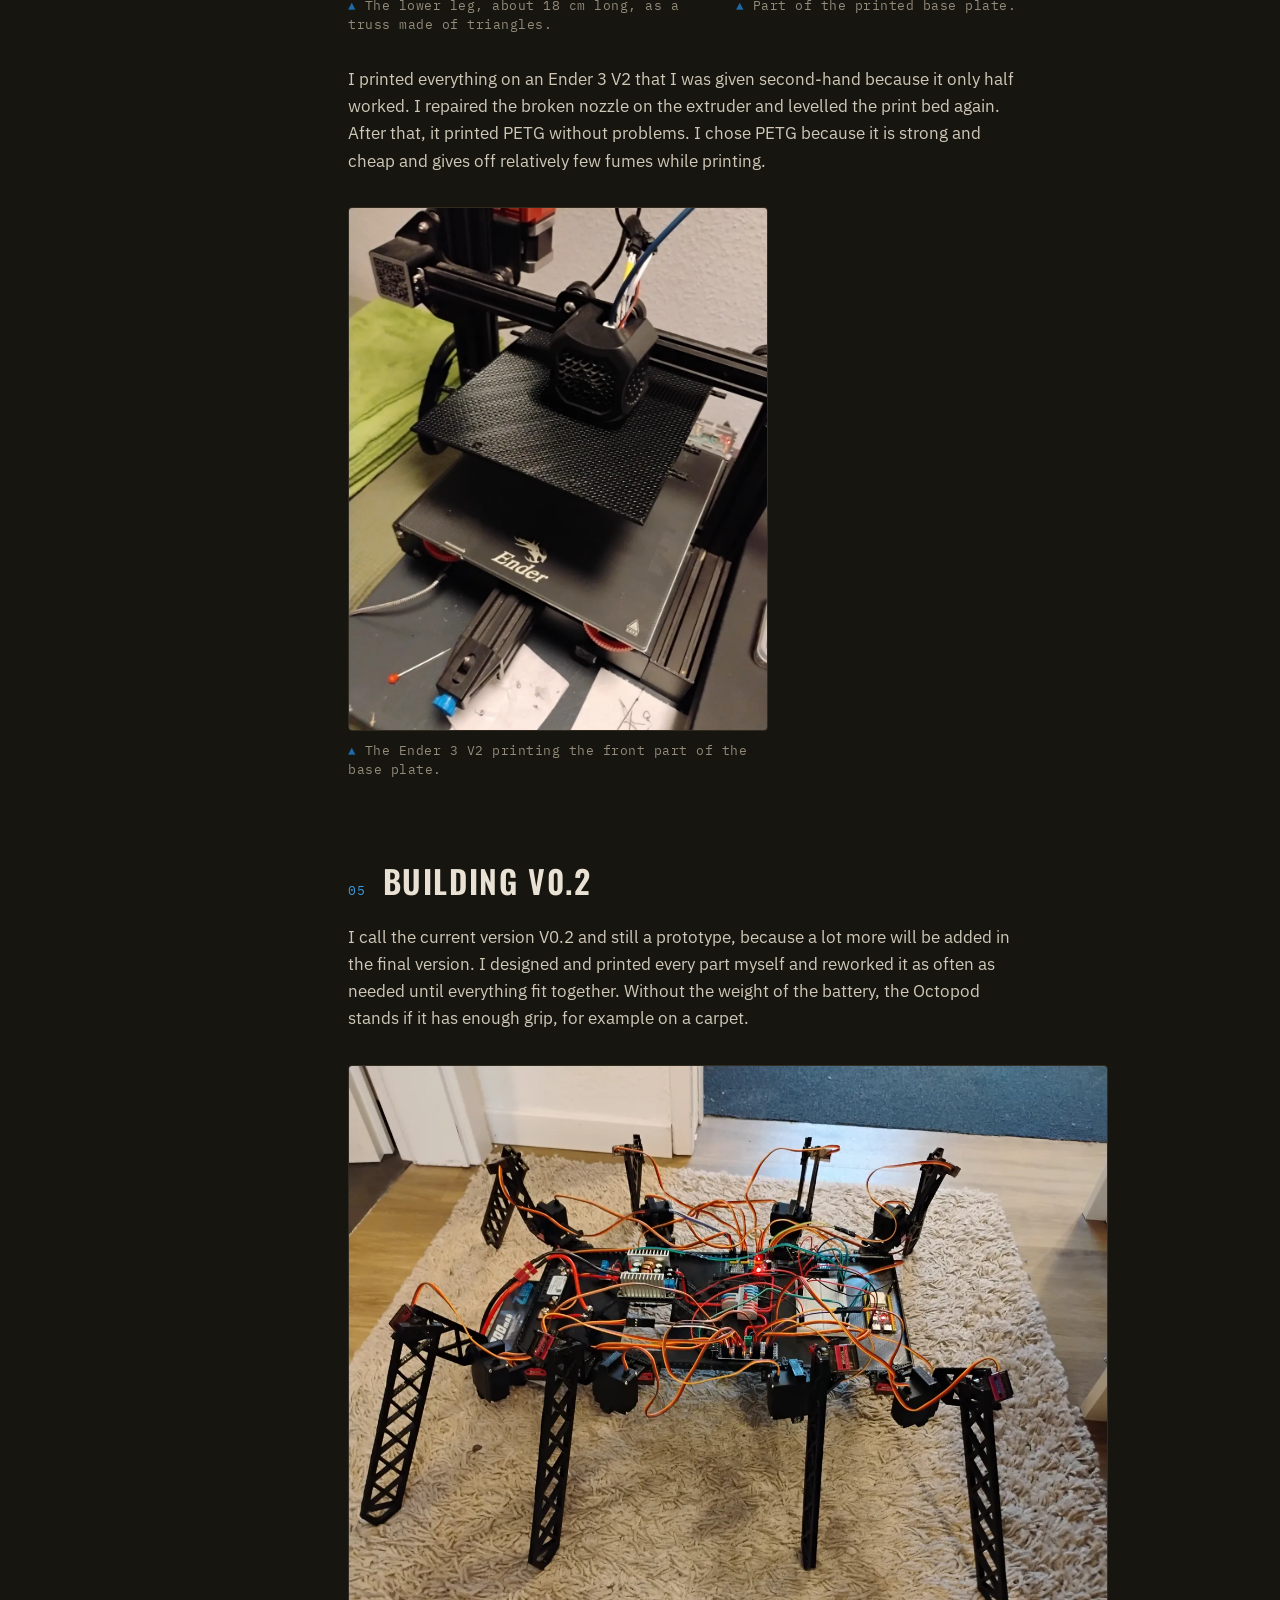
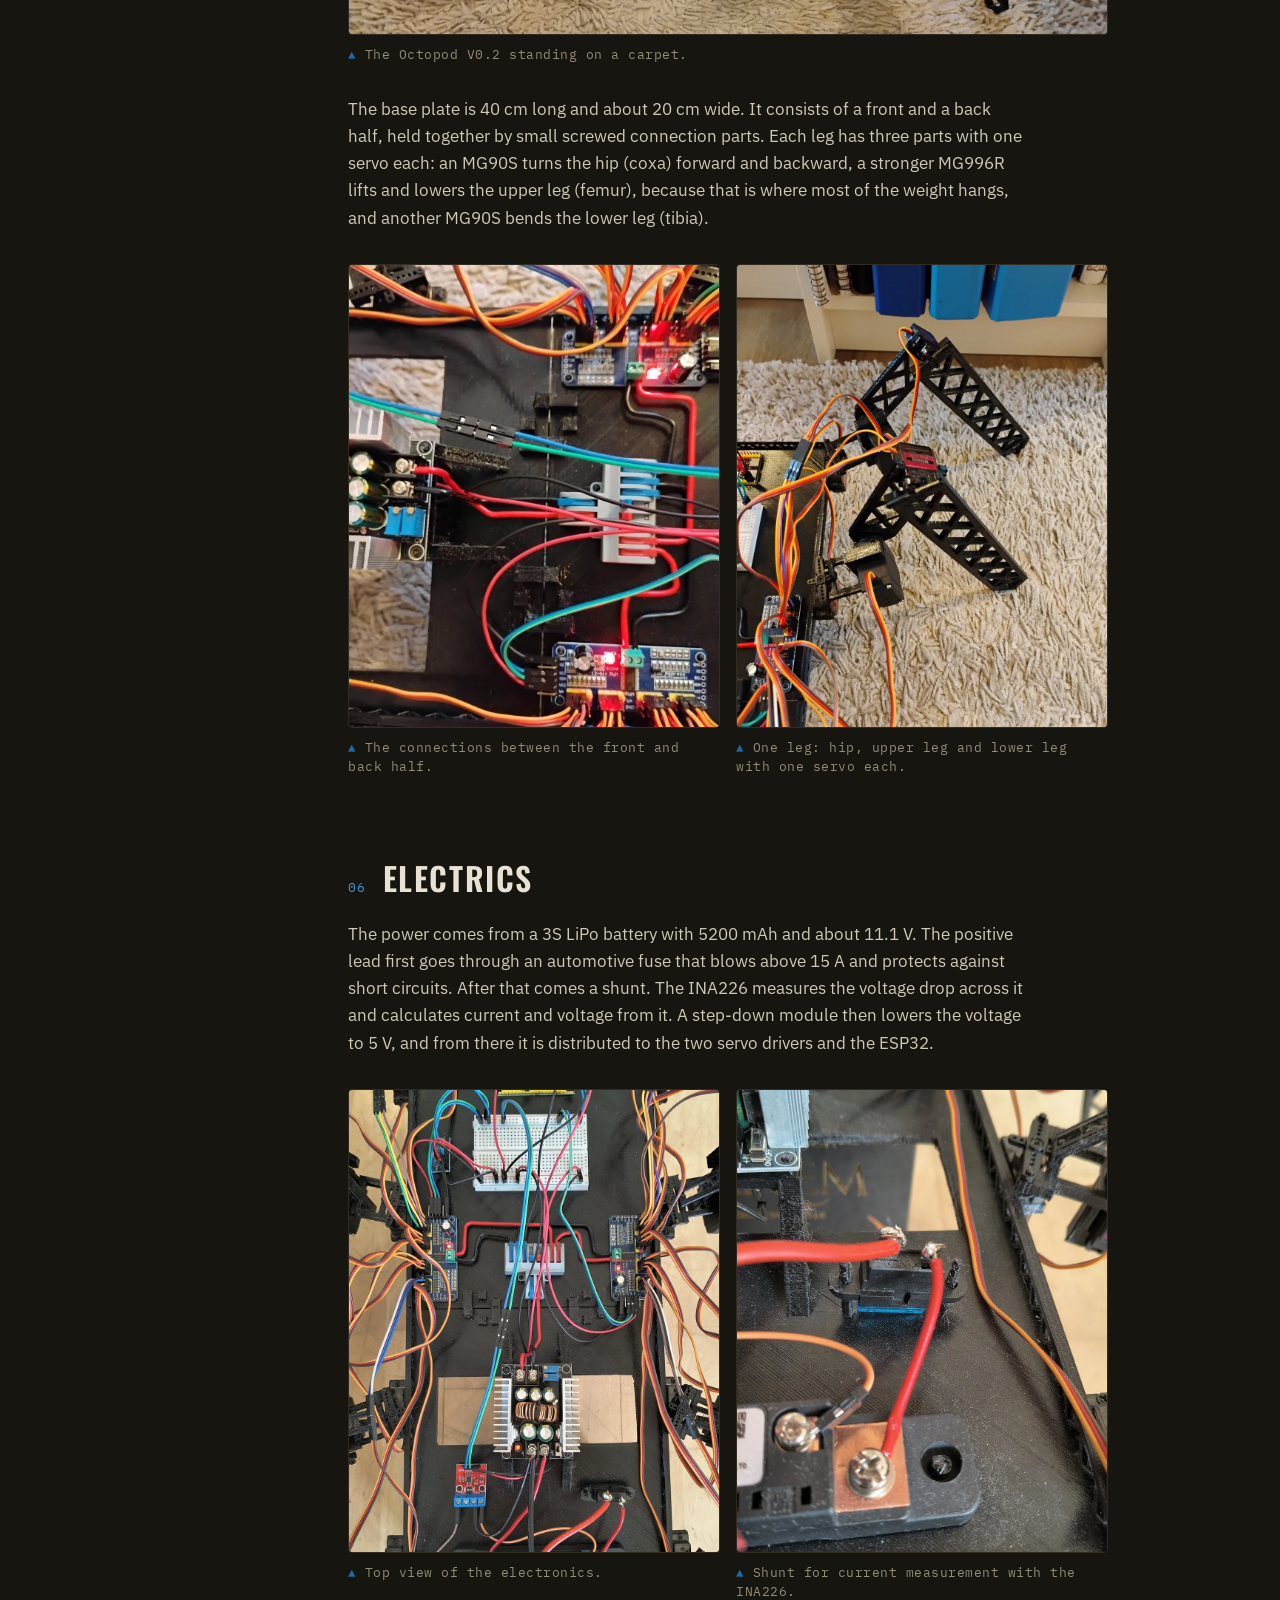
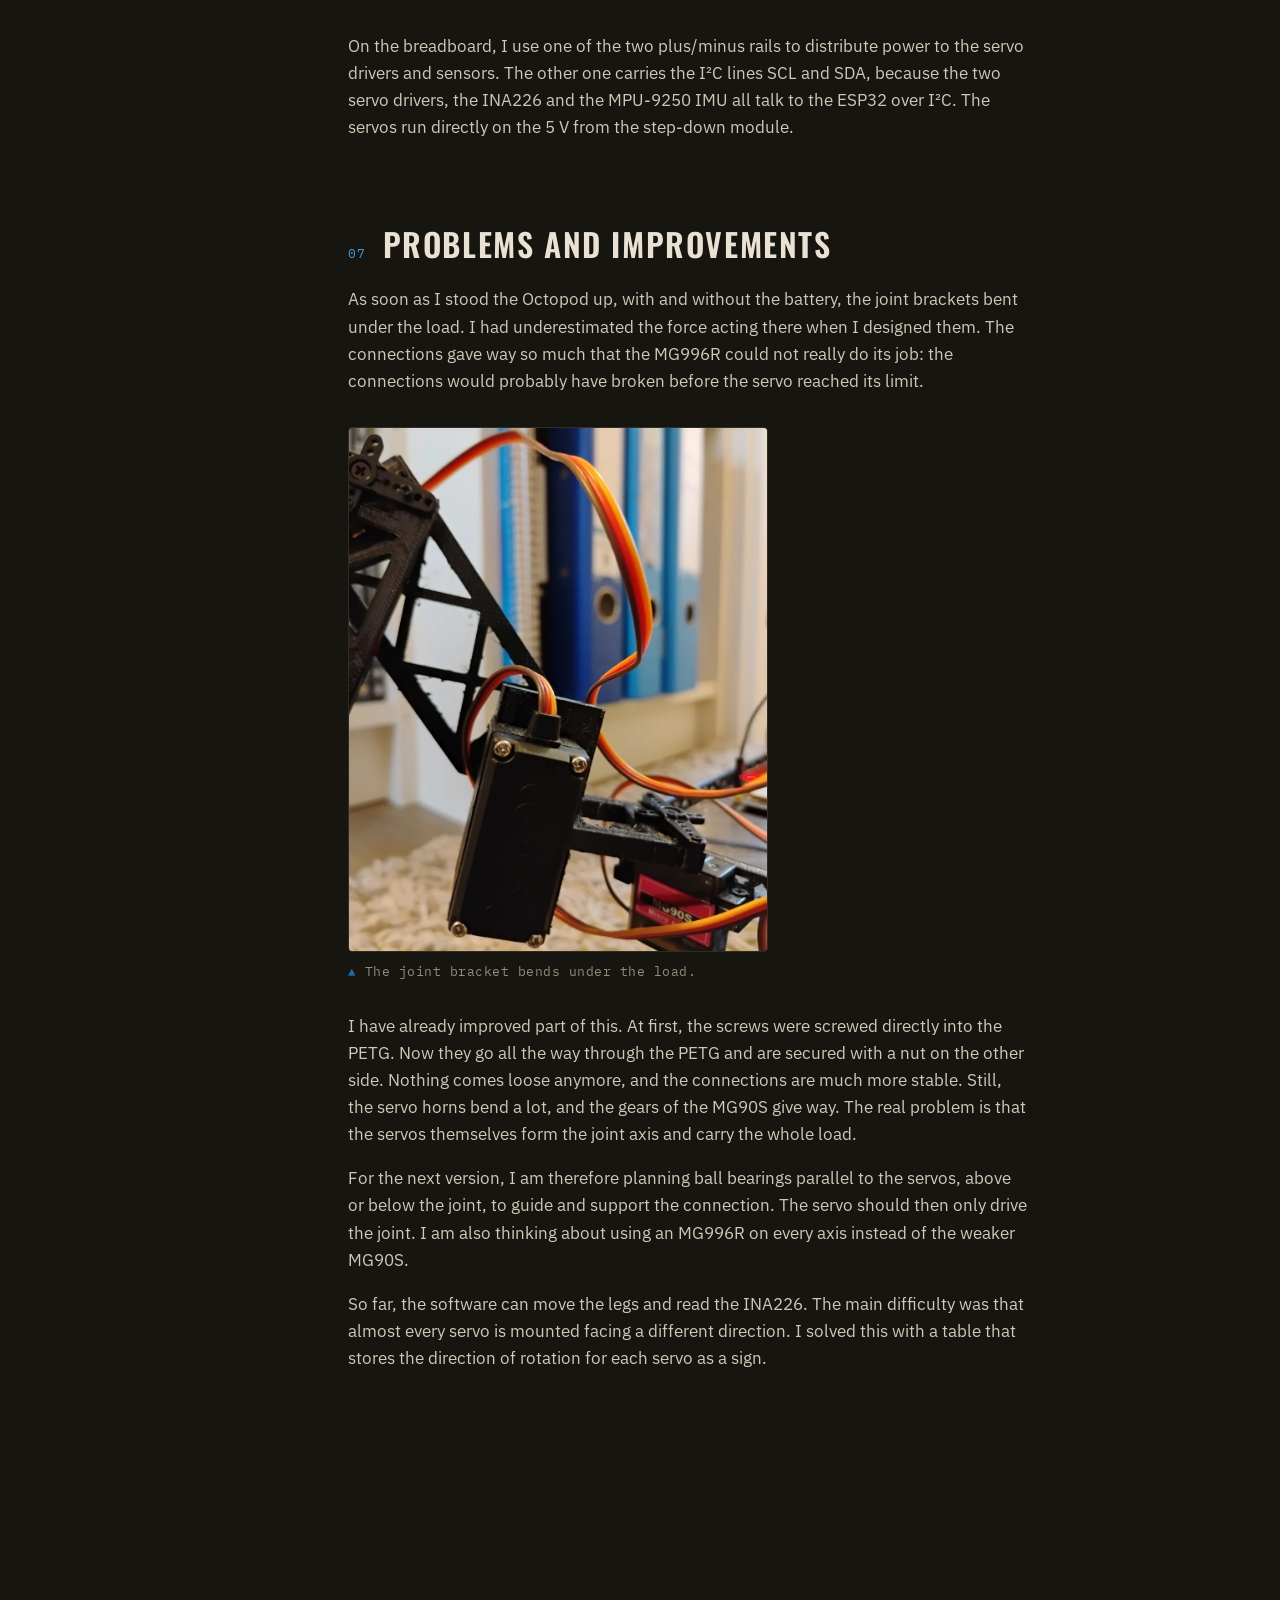
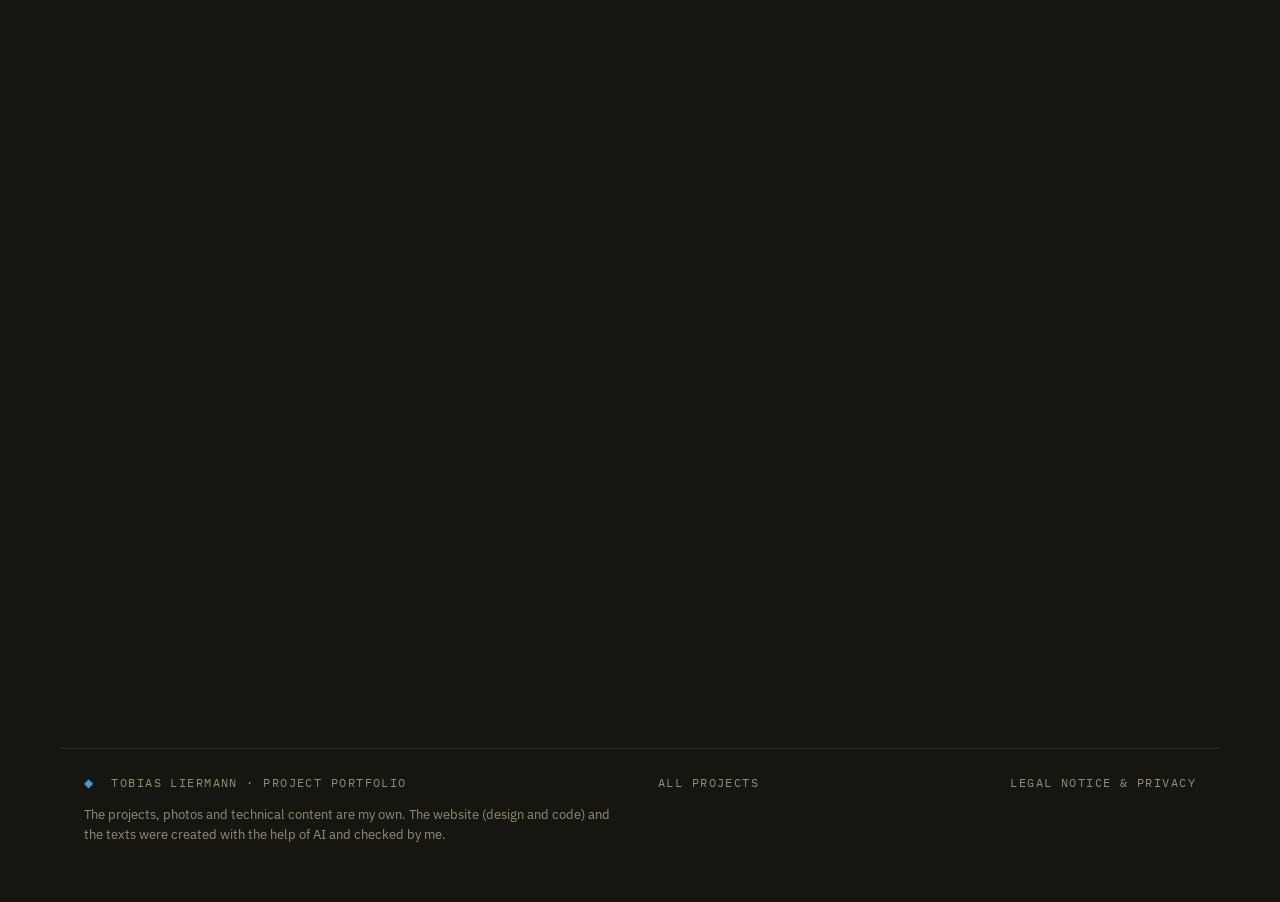
<file: en/octopod/index.html>
<!DOCTYPE html>
<html lang="en">
<head>
<meta charset="UTF-8">
<meta name="viewport" content="width=device-width, initial-scale=1.0">
<title>Octopod – Eight-Legged Walking Robot</title>
<meta name="description" content="Self-built eight-legged walking robot with 24 servos: designed in Fusion 360, 3D printed in PETG, electronics with an ESP32.">
<meta property="og:type" content="website">
<meta property="og:title" content="Octopod – Eight-Legged Walking Robot">
<meta property="og:description" content="Self-built eight-legged walking robot with 24 servos: designed in Fusion 360, 3D printed in PETG, electronics with an ESP32.">
<meta property="og:url" content="https://tobiasliermann.github.io/Portfolio/en/octopod/">
<meta property="og:image" content="https://tobiasliermann.github.io/Portfolio/assets/og-octopod.jpg">
<meta property="og:image:width" content="1200">
<meta property="og:image:height" content="630">
<meta property="og:locale" content="en_US">
<link rel="alternate" hreflang="de" href="https://tobiasliermann.github.io/Portfolio/octopod/">
<link rel="alternate" hreflang="en" href="https://tobiasliermann.github.io/Portfolio/en/octopod/">
<meta name="twitter:card" content="summary_large_image">
<link rel="icon" href="../../assets/favicon.svg" type="image/svg+xml">
<link rel="apple-touch-icon" href="../../assets/apple-touch-icon.png">
<link rel="stylesheet" href="../../assets/fonts/fonts.css">
<link rel="stylesheet" href="../../style.css">
<script>document.documentElement.classList.add('js')</script>
</head>
<body class="layout-projekt akzent-blau">
<a class="skip" href="#inhalt">Skip to content</a>

<header class="topbar">
  <div class="topbar-in">
    <a class="brand" href="../../en/">Tobias Liermann <span>◆</span> Portfolio</a>
    <nav class="topbar-rechts">
      <a class="back" href="../../en/#projekte">All projects</a>
      <span class="sprache"><a href="../../octopod/" hreflang="de" lang="de">DE</a> <span aria-hidden="true">|</span> <b aria-current="true">EN</b></span>
    </nav>
  </div>
</header>

<div class="shell">
  <aside class="toc" aria-label="Table of contents">
    <button class="toc-toggle" type="button" aria-expanded="false" aria-controls="toc-liste">
      <span class="toc-label">Contents</span><span class="toc-current"></span>
    </button>
    <ol id="toc-liste" class="toc-liste"></ol>
  </aside>

  <main id="inhalt" class="main">
<div class="eyebrow">
  <span class="tag">Project 02</span>
  <span>Robotics / Mechanical design</span>
  <span class="rule"></span>
  <span>Personal project · since 2025</span>
</div>

<div class="plate">
  <span class="screw bl"></span><span class="screw br"></span>
  <div class="maker">Self-built</div>
  <div class="model">Octopod</div>
  <div class="subject">Walking robot · 8 legs · 24 servos</div>
  <div class="plate-rule"></div>
  <div class="stamps">
    <span>Version <b>V0.2</b></span>
    <span>Material <b>PETG</b></span>
    <span>Controller <b>ESP32-S3</b></span>
    <span>Start <b>2025</b></span>
  </div>
</div>

<p class="lead">
  An eight-legged walking robot that I designed, printed and wired completely by myself. Each leg has
  three servos, 24 in total. There are no building instructions for it: I designed all printed parts
  myself and kept improving them until everything fit together. The current version V0.2
  <strong>stands on its own legs without the battery</strong>. The big goal is to make it climb a
  staircase one day.
</p>

<figure class="hoch">
  <div class="video-embed hoch">
    <iframe src="https://www.youtube-nocookie.com/embed/EVYy0nTdzWQ" title="Octopod V0.2 Showcase" loading="lazy"
      allow="accelerometer; encrypted-media; gyroscope; picture-in-picture; fullscreen" allowfullscreen
      referrerpolicy="strict-origin-when-cross-origin"></iframe>
  </div>
  <figcaption>Leg movement, play in the joints and a walking attempt with the new connections, partly at 2× speed.</figcaption>
</figure>

<section>
  <h2 id="starting-point">Starting point</h2>
  <p>
    It started with a kit for a walking robot, the Maker Kit Bionic by fischertechnik, which I found
    interesting. But I did not want to buy it for 170 €. Instead, I thought about whether I could build
    something similar myself for less money and make it better at the same time.
  </p>
  <p>
    A brainstorming session turned into a wish list: eight legs instead of four, so an octopod, with
    three servos per leg. On top of that, a gimbal made of two motors that swivels a time-of-flight
    sensor and an ultrasonic sensor. The ultrasonic sensor should also detect obstacles made of glass.
    Everything was to be controlled by a cheap ESP32.
  </p>
  <p>
    With the gimbal, I wanted to scan the surroundings and create a rough 2D map. At first I planned to
    use a VL53L0X for this. Then I got to know the VL53L1X, which delivers more data. Today I would
    choose a VL53L8CX.
  </p>
</section>

<section>
  <h2 id="choosing-parts">Choosing parts</h2>
  <p>
    Because saving money was one of the main reasons for the project, I used Google and AI to research
    which parts are cheap on platforms like AliExpress and still well documented.
  </p>

  <div class="tabelle">
    <table class="daten">
      <tr><th>Controller</th><td>ESP32-S3</td></tr>
      <tr><th>Servos</th><td>16× MG90S (hip and lower leg), 8× MG996R (upper leg)</td></tr>
      <tr><th>Servo drivers</th><td>2× PCA9685PW, I²C</td></tr>
      <tr><th>Power supply</th><td>3S LiPo, 5200 mAh, <span class="mono">~11.1 V</span> → step-down to <span class="mono">5 V</span></td></tr>
      <tr><th>Protection</th><td>automotive fuse <span class="mono">15 A</span></td></tr>
      <tr><th>Current measurement</th><td>INA226 with shunt</td></tr>
      <tr><th>Sensors</th><td>2× VL53L1X (ToF), HC-SR04 (ultrasonic), MPU-9250 (IMU)</td></tr>
    </table>
  </div>
</section>

<section>
  <h2 id="first-prototype-v0-1">First prototype V0.1</h2>
  <p>
    Before the eight-legged version, I tested a lighter version with four legs and two servos per leg.
    I wanted to try out the servos, the driver boards and how stable the prints are.
  </p>
  <div class="bildpaar-wrap">
    <div class="bildpaar">
      <figure>
        <img src="../../octopod/bilder/prototyp-erster-test.webp" alt="Small four-legged robot with a breadboard and many servo cables on a desk" loading="lazy">
        <figcaption>First tests with V0.1 in August 2025.</figcaption>
      </figure>
      <figure>
        <img src="../../octopod/bilder/prototyp-v01.webp" alt="Black printed plate with four legs made of two servos each" loading="lazy">
        <figcaption>V0.1 in September 2025: printed plate, four legs with two servos each.</figcaption>
      </figure>
    </div>
  </div>
  <p>
    The prototype quickly showed what does not work. With four legs it was far from stable enough, and
    the electronic parts slid out of the recesses I had put them in. I took two things from this: four
    legs are not enough, and parts are better held with pins than with recesses.
  </p>
</section>

<section>
  <h2 id="design-and-printing">Design and printing</h2>
  <p>
    I started with CAD in Fusion 360 at school and then kept teaching myself. The Octopod was the first
    project where I really used it. The base plate has eight connection points for the legs. I first
    drew the modules on it as placeholders.
  </p>
  <figure>
    <img src="../../octopod/bilder/cad-grundplatte.webp" alt="Fusion 360 with the base plate of the Octopod, boxes on it as placeholders for the modules" loading="lazy">
    <figcaption>The base plate in Fusion 360. The boxes stand for the different modules.</figcaption>
  </figure>
  <p>
    I designed some parts with triangular struts so that they stay stable but weigh little. The lower
    leg is about 18 cm long. Next time I would build even more parts this way so that the Octopod gets
    lighter overall.
  </p>
  <div class="bildpaar-wrap">
    <div class="bildpaar">
      <figure>
        <img src="../../octopod/bilder/unterschenkel.webp" alt="Printed black lower leg with a triangular truss structure" loading="lazy">
        <figcaption>The lower leg, about 18 cm long, as a truss made of triangles.</figcaption>
      </figure>
      <figure>
        <img src="../../octopod/bilder/grundplatte-rand.webp" alt="Printed half of the base plate with cut-outs and an edge" loading="lazy">
        <figcaption>Part of the printed base plate.</figcaption>
      </figure>
    </div>
  </div>
  <p>
    I printed everything on an Ender 3 V2 that I was given second-hand because it only half worked. I
    repaired the broken nozzle on the extruder and levelled the print bed again. After that, it printed
    PETG without problems. I chose PETG because it is strong and cheap and gives off relatively few
    fumes while printing.
  </p>
  <figure class="hoch">
    <img src="../../octopod/bilder/druck-ender3.webp" alt="Ender 3 V2 printing a black plate" loading="lazy">
    <figcaption>The Ender 3 V2 printing the front part of the base plate.</figcaption>
  </figure>
</section>

<section>
  <h2 id="building-v0-2">Building V0.2</h2>
  <p>
    I call the current version V0.2 and still a prototype, because a lot more will be added in the
    final version. I designed and printed every part myself and reworked it as often as needed until
    everything fit together. Without the weight of the battery, the Octopod stands if it has enough
    grip, for example on a carpet.
  </p>
  <figure>
    <img src="../../octopod/bilder/v02-stehend.webp" alt="The Octopod standing on eight black truss legs on a light carpet" loading="lazy">
    <figcaption>The Octopod V0.2 standing on a carpet.</figcaption>
  </figure>
  <p>
    The base plate is 40 cm long and about 20 cm wide. It consists of a front and a back half, held
    together by small screwed connection parts. Each leg has three parts with one servo each: an MG90S
    turns the hip (coxa) forward and backward, a stronger MG996R lifts and lowers the upper leg (femur),
    because that is where most of the weight hangs, and another MG90S bends the lower leg (tibia).
  </p>
  <div class="bildpaar-wrap">
    <div class="bildpaar">
      <figure>
        <img src="../../octopod/bilder/verbindungen.webp" alt="Screwed connection parts between the front and back half of the plate, surrounded by cables" loading="lazy">
        <figcaption>The connections between the front and back half.</figcaption>
      </figure>
      <figure>
        <img src="../../octopod/bilder/bein.webp" alt="A leg with three servos and a truss lower leg" loading="lazy">
        <figcaption>One leg: hip, upper leg and lower leg with one servo each.</figcaption>
      </figure>
    </div>
  </div>
</section>

<section>
  <h2 id="electrics">Electrics</h2>
  <p>
    The power comes from a 3S LiPo battery with 5200 mAh and about 11.1 V. The positive lead first goes
    through an automotive fuse that blows above 15 A and protects against short circuits. After that
    comes a shunt. The INA226 measures the voltage drop across it and calculates current and voltage
    from it. A step-down module then lowers the voltage to 5 V, and from there it is distributed to the
    two servo drivers and the ESP32.
  </p>
  <div class="bildpaar-wrap">
    <div class="bildpaar">
      <figure>
        <img src="../../octopod/bilder/draufsicht.webp" alt="Top view of the base plate with step-down module, breadboards, servo drivers and many cables" loading="lazy">
        <figcaption>Top view of the electronics.</figcaption>
      </figure>
      <figure>
        <img src="../../octopod/bilder/sicherung-shunt.webp" alt="Copper shunt with screw terminals and a red cable next to a small measuring module" loading="lazy">
        <figcaption>Shunt for current measurement with the INA226.</figcaption>
      </figure>
    </div>
  </div>
  <p>
    On the breadboard, I use one of the two plus/minus rails to distribute power to the servo drivers
    and sensors. The other one carries the I²C lines SCL and SDA, because the two servo drivers, the
    INA226 and the MPU-9250 IMU all talk to the ESP32 over I²C. The servos run directly on the 5 V from
    the step-down module.
  </p>
</section>

<section>
  <h2 id="problems-and-improvements">Problems and improvements</h2>
  <p>
    As soon as I stood the Octopod up, with and without the battery, the joint brackets bent under the
    load. I had underestimated the force acting there when I designed them. The connections gave way so
    much that the MG996R could not really do its job: the connections would probably have broken before
    the servo reached its limit.
  </p>
  <figure class="hoch">
    <img src="../../octopod/bilder/gelenk-biegt.webp" alt="Joint bracket with an MG996R bending under load" loading="lazy">
    <figcaption>The joint bracket bends under the load.</figcaption>
  </figure>
  <p>
    I have already improved part of this. At first, the screws were screwed directly into the PETG. Now
    they go all the way through the PETG and are secured with a nut on the other side. Nothing comes
    loose anymore, and the connections are much more stable. Still, the servo horns bend a lot, and the
    gears of the MG90S give way. The real problem is that the servos themselves form the joint axis and
    carry the whole load.
  </p>
  <p>
    For the next version, I am therefore planning ball bearings parallel to the servos, above or below
    the joint, to guide and support the connection. The servo should then only drive the joint. I am
    also thinking about using an MG996R on every axis instead of the weaker MG90S.
  </p>
  <p>
    So far, the software can move the legs and read the INA226. The main difficulty was that almost
    every servo is mounted facing a different direction. I solved this with a table that stores the
    direction of rotation for each servo as a sign.
  </p>
</section>

<section>
  <h2 id="current-status-and-next-steps">Current status and next steps</h2>
  <p>
    The Octopod is an ongoing project. In July 2026, I made the first walking attempts, once with the
    old connections and once with screws and nuts. It did not get further than about 5 cm. So first it
    has to learn to walk properly. After that, it should scan its surroundings with the ToF and
    ultrasonic sensors, detect obstacles, doors and stairs, and create a map of the room. I want to
    control it through a website, change parameters like the speed and see the sensor data. A small OLED
    display should show the battery level. With the IMU and the INA226, I want to calibrate the legs
    when they have shifted, and a separate 6 V circuit for the servos should give them more power.
  </p>
  <p>
    The big goal is for the Octopod to climb a staircase. Maybe it will not work, but I will try.
  </p>
</section>

<section>
  <h2 id="what-i-learned">What I learned</h2>
  <p>
    The most important lesson from V0.2 is that I have to estimate beforehand how much load a part has
    to carry, and then test whether it can handle it. When I designed the joint brackets, I did not
    think about the load at all. Only the standing robot showed that they give way.
  </p>
  <p>
    For connections in 3D-printed parts, a simple solution worked best: a screw all the way through the
    part and a nut on the other side. It holds firmly and is easier than melted-in threaded inserts.
  </p>
  <p>
    Next time, I would also make more use of structures. I already used triangles for the lower leg,
    but the base plate is still solid. With a honeycomb pattern of holes, I would probably have saved
    quite a lot of weight there.
  </p>
</section>

  </main>
</div>

<footer class="site-footer">
  <div class="site-footer-in">
    <span><span class="dot">◆</span>&nbsp; Tobias Liermann · Project portfolio</span>
    <a href="../../en/#projekte">All projects</a>
    <a href="../../en/impressum/">Legal notice & privacy</a>
    <p class="ki-hinweis">The projects, photos and technical content are my own. The website (design and code) and the texts were created with the help of AI and checked by me.</p>
  </div>
</footer>

<script src="../../nav.js" defer></script>
</body>
</html>
</file>
<file: assets/fonts/fonts.css>
/* Schriften lokal gehostet (SIL Open Font License), keine Verbindung zu Google. */
/* latin-ext */
@font-face {
  font-family: 'IBM Plex Mono';
  font-style: normal;
  font-weight: 400;
  font-display: swap;
  src: url(IBMPlexMono-400-latin-ext.woff2) format('woff2');
  unicode-range: U+0100-02BA, U+02BD-02C5, U+02C7-02CC, U+02CE-02D7, U+02DD-02FF, U+0304, U+0308, U+0329, U+1D00-1DBF, U+1E00-1E9F, U+1EF2-1EFF, U+2020, U+20A0-20AB, U+20AD-20C4, U+2113, U+2C60-2C7F, U+A720-A7FF;
}
/* latin */
@font-face {
  font-family: 'IBM Plex Mono';
  font-style: normal;
  font-weight: 400;
  font-display: swap;
  src: url(IBMPlexMono-400-latin.woff2) format('woff2');
  unicode-range: U+0000-00FF, U+0131, U+0152-0153, U+02BB-02BC, U+02C6, U+02DA, U+02DC, U+0304, U+0308, U+0329, U+2000-206F, U+20AC, U+2122, U+2191, U+2193, U+2212, U+2215, U+FEFF, U+FFFD;
}
/* latin-ext */
@font-face {
  font-family: 'IBM Plex Mono';
  font-style: normal;
  font-weight: 500;
  font-display: swap;
  src: url(IBMPlexMono-500-latin-ext.woff2) format('woff2');
  unicode-range: U+0100-02BA, U+02BD-02C5, U+02C7-02CC, U+02CE-02D7, U+02DD-02FF, U+0304, U+0308, U+0329, U+1D00-1DBF, U+1E00-1E9F, U+1EF2-1EFF, U+2020, U+20A0-20AB, U+20AD-20C4, U+2113, U+2C60-2C7F, U+A720-A7FF;
}
/* latin */
@font-face {
  font-family: 'IBM Plex Mono';
  font-style: normal;
  font-weight: 500;
  font-display: swap;
  src: url(IBMPlexMono-500-latin.woff2) format('woff2');
  unicode-range: U+0000-00FF, U+0131, U+0152-0153, U+02BB-02BC, U+02C6, U+02DA, U+02DC, U+0304, U+0308, U+0329, U+2000-206F, U+20AC, U+2122, U+2191, U+2193, U+2212, U+2215, U+FEFF, U+FFFD;
}
/* latin-ext */
@font-face {
  font-family: 'IBM Plex Sans';
  font-style: italic;
  font-weight: 400;
  font-stretch: 100%;
  font-display: swap;
  src: url(IBMPlexSans-400i-latin-ext.woff2) format('woff2');
  unicode-range: U+0100-02BA, U+02BD-02C5, U+02C7-02CC, U+02CE-02D7, U+02DD-02FF, U+0304, U+0308, U+0329, U+1D00-1DBF, U+1E00-1E9F, U+1EF2-1EFF, U+2020, U+20A0-20AB, U+20AD-20C4, U+2113, U+2C60-2C7F, U+A720-A7FF;
}
/* latin */
@font-face {
  font-family: 'IBM Plex Sans';
  font-style: italic;
  font-weight: 400;
  font-stretch: 100%;
  font-display: swap;
  src: url(IBMPlexSans-400i-latin.woff2) format('woff2');
  unicode-range: U+0000-00FF, U+0131, U+0152-0153, U+02BB-02BC, U+02C6, U+02DA, U+02DC, U+0304, U+0308, U+0329, U+2000-206F, U+20AC, U+2122, U+2191, U+2193, U+2212, U+2215, U+FEFF, U+FFFD;
}
/* latin-ext */
@font-face {
  font-family: 'IBM Plex Sans';
  font-style: normal;
  font-weight: 400;
  font-stretch: 100%;
  font-display: swap;
  src: url(IBMPlexSans-400-latin-ext.woff2) format('woff2');
  unicode-range: U+0100-02BA, U+02BD-02C5, U+02C7-02CC, U+02CE-02D7, U+02DD-02FF, U+0304, U+0308, U+0329, U+1D00-1DBF, U+1E00-1E9F, U+1EF2-1EFF, U+2020, U+20A0-20AB, U+20AD-20C4, U+2113, U+2C60-2C7F, U+A720-A7FF;
}
/* latin */
@font-face {
  font-family: 'IBM Plex Sans';
  font-style: normal;
  font-weight: 400;
  font-stretch: 100%;
  font-display: swap;
  src: url(IBMPlexSans-400-latin.woff2) format('woff2');
  unicode-range: U+0000-00FF, U+0131, U+0152-0153, U+02BB-02BC, U+02C6, U+02DA, U+02DC, U+0304, U+0308, U+0329, U+2000-206F, U+20AC, U+2122, U+2191, U+2193, U+2212, U+2215, U+FEFF, U+FFFD;
}
/* latin-ext */
@font-face {
  font-family: 'IBM Plex Sans';
  font-style: normal;
  font-weight: 500;
  font-stretch: 100%;
  font-display: swap;
  src: url(IBMPlexSans-400-latin-ext.woff2) format('woff2');
  unicode-range: U+0100-02BA, U+02BD-02C5, U+02C7-02CC, U+02CE-02D7, U+02DD-02FF, U+0304, U+0308, U+0329, U+1D00-1DBF, U+1E00-1E9F, U+1EF2-1EFF, U+2020, U+20A0-20AB, U+20AD-20C4, U+2113, U+2C60-2C7F, U+A720-A7FF;
}
/* latin */
@font-face {
  font-family: 'IBM Plex Sans';
  font-style: normal;
  font-weight: 500;
  font-stretch: 100%;
  font-display: swap;
  src: url(IBMPlexSans-400-latin.woff2) format('woff2');
  unicode-range: U+0000-00FF, U+0131, U+0152-0153, U+02BB-02BC, U+02C6, U+02DA, U+02DC, U+0304, U+0308, U+0329, U+2000-206F, U+20AC, U+2122, U+2191, U+2193, U+2212, U+2215, U+FEFF, U+FFFD;
}
/* latin-ext */
@font-face {
  font-family: 'IBM Plex Sans';
  font-style: normal;
  font-weight: 600;
  font-stretch: 100%;
  font-display: swap;
  src: url(IBMPlexSans-400-latin-ext.woff2) format('woff2');
  unicode-range: U+0100-02BA, U+02BD-02C5, U+02C7-02CC, U+02CE-02D7, U+02DD-02FF, U+0304, U+0308, U+0329, U+1D00-1DBF, U+1E00-1E9F, U+1EF2-1EFF, U+2020, U+20A0-20AB, U+20AD-20C4, U+2113, U+2C60-2C7F, U+A720-A7FF;
}
/* latin */
@font-face {
  font-family: 'IBM Plex Sans';
  font-style: normal;
  font-weight: 600;
  font-stretch: 100%;
  font-display: swap;
  src: url(IBMPlexSans-400-latin.woff2) format('woff2');
  unicode-range: U+0000-00FF, U+0131, U+0152-0153, U+02BB-02BC, U+02C6, U+02DA, U+02DC, U+0304, U+0308, U+0329, U+2000-206F, U+20AC, U+2122, U+2191, U+2193, U+2212, U+2215, U+FEFF, U+FFFD;
}
/* latin-ext */
@font-face {
  font-family: 'Oswald';
  font-style: normal;
  font-weight: 500;
  font-display: swap;
  src: url(Oswald-500-latin-ext.woff2) format('woff2');
  unicode-range: U+0100-02BA, U+02BD-02C5, U+02C7-02CC, U+02CE-02D7, U+02DD-02FF, U+0304, U+0308, U+0329, U+1D00-1DBF, U+1E00-1E9F, U+1EF2-1EFF, U+2020, U+20A0-20AB, U+20AD-20C4, U+2113, U+2C60-2C7F, U+A720-A7FF;
}
/* latin */
@font-face {
  font-family: 'Oswald';
  font-style: normal;
  font-weight: 500;
  font-display: swap;
  src: url(Oswald-500-latin.woff2) format('woff2');
  unicode-range: U+0000-00FF, U+0131, U+0152-0153, U+02BB-02BC, U+02C6, U+02DA, U+02DC, U+0304, U+0308, U+0329, U+2000-206F, U+20AC, U+2122, U+2191, U+2193, U+2212, U+2215, U+FEFF, U+FFFD;
}
/* latin-ext */
@font-face {
  font-family: 'Oswald';
  font-style: normal;
  font-weight: 600;
  font-display: swap;
  src: url(Oswald-500-latin-ext.woff2) format('woff2');
  unicode-range: U+0100-02BA, U+02BD-02C5, U+02C7-02CC, U+02CE-02D7, U+02DD-02FF, U+0304, U+0308, U+0329, U+1D00-1DBF, U+1E00-1E9F, U+1EF2-1EFF, U+2020, U+20A0-20AB, U+20AD-20C4, U+2113, U+2C60-2C7F, U+A720-A7FF;
}
/* latin */
@font-face {
  font-family: 'Oswald';
  font-style: normal;
  font-weight: 600;
  font-display: swap;
  src: url(Oswald-500-latin.woff2) format('woff2');
  unicode-range: U+0000-00FF, U+0131, U+0152-0153, U+02BB-02BC, U+02C6, U+02DA, U+02DC, U+0304, U+0308, U+0329, U+2000-206F, U+20AC, U+2122, U+2191, U+2193, U+2212, U+2215, U+FEFF, U+FFFD;
}
/* latin-ext */
@font-face {
  font-family: 'Oswald';
  font-style: normal;
  font-weight: 700;
  font-display: swap;
  src: url(Oswald-500-latin-ext.woff2) format('woff2');
  unicode-range: U+0100-02BA, U+02BD-02C5, U+02C7-02CC, U+02CE-02D7, U+02DD-02FF, U+0304, U+0308, U+0329, U+1D00-1DBF, U+1E00-1E9F, U+1EF2-1EFF, U+2020, U+20A0-20AB, U+20AD-20C4, U+2113, U+2C60-2C7F, U+A720-A7FF;
}
/* latin */
@font-face {
  font-family: 'Oswald';
  font-style: normal;
  font-weight: 700;
  font-display: swap;
  src: url(Oswald-500-latin.woff2) format('woff2');
  unicode-range: U+0000-00FF, U+0131, U+0152-0153, U+02BB-02BC, U+02C6, U+02DA, U+02DC, U+0304, U+0308, U+0329, U+2000-206F, U+20AC, U+2122, U+2191, U+2193, U+2212, U+2215, U+FEFF, U+FFFD;
}
</file>
<file: style.css>
/* Tokens aus design/cobra-rs-teaser.html */
:root{
  --bg:#17150F;
  --bg-raise:#1F1C14;
  --plate:#211D15;
  --ink:#E9E2D4;
  --ink-body:#CFC8B8;
  --ink-dim:#938C7B;
  --line:#312B20;
  --orange:#EE6C1A;
  --orange-deep:#B84E10;
  --akzent-rgb:238,108,26; /* = --orange als RGB für transparente Töne */
  --steel:#6E8391;

  --display:"Oswald",Impact,"Arial Narrow",sans-serif;
  --sans:"IBM Plex Sans",system-ui,-apple-system,"Segoe UI",sans-serif;
  --mono:"IBM Plex Mono",ui-monospace,"SFMono-Regular",Consolas,monospace;

  --topbar-h:52px;
}
/* Akzentfarbe pro Projekt: <!-- akzent: blau --> in der Seite. Die Variablen heißen weiter --orange,
   damit der Rest des CSS unverändert bleibt. */
.akzent-blau{--orange:#3D9BE0;--orange-deep:#1E6AA8;--akzent-rgb:61,155,224}
*{box-sizing:border-box;margin:0;padding:0}
html{scroll-behavior:smooth;scroll-padding-top:calc(var(--topbar-h) + 24px)}
body{
  background:var(--bg);color:var(--ink);
  font-family:var(--sans);font-size:16.5px;line-height:1.65;
  -webkit-font-smoothing:antialiased;overflow-x:hidden;
}
/* feines Raster wie im Teaser */
body::before{
  content:"";position:fixed;inset:0;pointer-events:none;z-index:0;
  background-image:
    linear-gradient(var(--line) 1px,transparent 1px),
    linear-gradient(90deg,var(--line) 1px,transparent 1px);
  background-size:64px 64px;opacity:.14;
  mask-image:radial-gradient(ellipse 80% 60% at 50% 20%,#000 40%,transparent 100%);
}
img{max-width:100%;display:block}
a{color:var(--orange);text-underline-offset:3px}
a:hover{color:#FF8A3D}
:focus-visible{outline:2px solid var(--orange);outline-offset:3px;border-radius:2px}

.skip{
  position:absolute;left:12px;top:-60px;z-index:100;
  background:var(--orange);color:var(--bg);padding:8px 14px;
  font-family:var(--mono);font-size:13px;text-decoration:none;
}
.skip:focus{top:10px;color:var(--bg)}

/* ---------- Kopfzeile ---------- */
.topbar{
  position:sticky;top:0;z-index:20;height:var(--topbar-h);
  background:rgba(23,21,15,.88);backdrop-filter:blur(8px);
  border-bottom:1px solid var(--line);
}
.topbar-in{
  max-width:1160px;height:100%;margin:0 auto;padding:0 24px;
  display:flex;align-items:center;justify-content:space-between;gap:16px;
  font-family:var(--mono);font-size:12px;letter-spacing:.2em;text-transform:uppercase;
}
.topbar a{color:var(--ink-dim);text-decoration:none}
.topbar a:hover{color:var(--ink)}
.brand span{color:var(--orange)}
.layout-hub .back{display:none}
.topbar-rechts{display:flex;align-items:center;gap:22px}
.sprache{font-family:var(--mono);font-size:12px;letter-spacing:.12em;color:var(--ink-dim)}
.sprache b{color:var(--orange);font-weight:500}
.sprache a{padding:4px 2px}

/* ---------- Grundlayout ---------- */
.shell{
  position:relative;z-index:1;max-width:1160px;margin:0 auto;padding:0 24px;
  display:grid;grid-template-columns:200px minmax(0,1fr);gap:64px;
}
.main{max-width:760px;min-width:0;padding-bottom:40px}
.layout-hub .shell{display:block;max-width:960px}
.layout-hub .toc{display:none}
.layout-hub .main{max-width:none}

/* ---------- Sidebar ---------- */
.toc{position:sticky;top:calc(var(--topbar-h) + 40px);align-self:start;margin-top:64px}
.toc-toggle{display:none}
.toc-liste{list-style:none;border-left:1px solid var(--line)}
.toc-liste a{
  display:flex;gap:12px;padding:7px 0 7px 16px;margin-left:-1px;
  border-left:2px solid transparent;
  font-family:var(--mono);font-size:12px;letter-spacing:.1em;text-transform:uppercase;
  color:var(--ink-dim);text-decoration:none;line-height:1.4;
  transition:color .2s,border-color .2s;
}
.toc-liste a .n{color:#5C5444;transition:color .2s}
.toc-liste a:hover{color:var(--ink)}
.toc-liste a.active{color:var(--orange);border-left-color:var(--orange)}
.toc-liste a.active .n{color:var(--orange-deep)}

/* ---------- Kopf der Projektseite ---------- */
.eyebrow{
  display:flex;align-items:center;flex-wrap:wrap;gap:8px 14px;margin:56px 0 30px;
  font-family:var(--mono);font-size:12px;letter-spacing:.24em;text-transform:uppercase;
  color:var(--ink-dim);
}
.eyebrow .tag{color:var(--orange)}
.eyebrow .rule{flex:1;min-width:40px;height:1px;background:var(--line)}

/* Typenschild: das eine laute Element */
.plate{
  position:relative;
  background:linear-gradient(150deg,#26221A 0%,var(--plate) 55%,#1B1810 100%);
  border:1px solid #3A331F;border-radius:4px;padding:44px 48px 40px;
  box-shadow:0 1px 0 rgba(255,255,255,.05) inset,0 30px 60px -30px rgba(0,0,0,.8),0 0 0 1px rgba(0,0,0,.4);
}
.plate::before,.plate::after,.plate .screw{
  content:"";position:absolute;width:12px;height:12px;border-radius:50%;
  background:radial-gradient(circle at 35% 30%,#5c5442,#211d13 70%);
  box-shadow:0 1px 1px rgba(0,0,0,.6),0 0 0 1px #100e09;
}
.plate::before{top:12px;left:12px}
.plate::after{top:12px;right:12px}
.plate .screw.bl{bottom:12px;left:12px}
.plate .screw.br{bottom:12px;right:12px}
.maker{font-family:var(--mono);font-size:12.5px;letter-spacing:.32em;text-transform:uppercase;color:var(--ink-dim);margin-bottom:10px}
.model{
  font-family:var(--display);font-weight:700;font-size:clamp(56px,11vw,112px);line-height:.86;
  letter-spacing:.01em;text-transform:uppercase;color:var(--orange);
  text-shadow:0 2px 0 var(--orange-deep),0 3px 14px rgba(var(--akzent-rgb),.25);
}
.subject{font-family:var(--display);font-weight:500;font-size:clamp(15px,3vw,20px);letter-spacing:.22em;text-transform:uppercase;margin-top:14px}
.plate-rule{height:2px;width:70%;background:linear-gradient(90deg,var(--orange),transparent);margin:22px 0 20px}
.stamps{display:flex;flex-wrap:wrap;gap:10px 26px;font-family:var(--mono);font-size:12.5px;letter-spacing:.14em;text-transform:uppercase;color:var(--ink-dim)}
.stamps b{color:var(--ink);font-weight:500}

.lead{margin:36px 0 0;font-size:18px;color:var(--ink-body);max-width:64ch}
.lead strong{color:var(--ink);font-weight:600}

/* ---------- Abschnitte ---------- */
.main{counter-reset:sec}
main > section{margin-top:84px}
main h2{
  display:flex;align-items:baseline;gap:16px;margin-bottom:24px;
  font-family:var(--display);font-weight:600;font-size:clamp(24px,4.4vw,32px);
  letter-spacing:.05em;text-transform:uppercase;line-height:1.15;
}
.layout-projekt main h2{counter-increment:sec}
.layout-projekt main h2::before{
  content:counter(sec,decimal-leading-zero);
  font-family:var(--mono);font-size:13px;font-weight:400;color:var(--orange);letter-spacing:.1em;
}
main h3{
  font-family:var(--display);font-weight:600;font-size:18px;letter-spacing:.08em;
  text-transform:uppercase;margin:44px 0 12px;color:var(--ink);
}
main p{color:var(--ink-body);max-width:68ch}
main p + p{margin-top:1em}
main strong{color:var(--ink);font-weight:600}
sub{font-size:.72em}

/* ---------- Datenblatt-Elemente ---------- */
.tabelle{overflow-x:auto;margin:28px 0}
table.daten{width:100%;border-collapse:collapse;font-size:15px}
.daten th,.daten td{text-align:left;vertical-align:baseline;padding:12px 16px 12px 0;border-bottom:1px solid var(--line)}
.daten tr:first-child th,.daten tr:first-child td{border-top:1px solid var(--line)}
.daten th{
  width:34%;font-family:var(--mono);font-weight:400;font-size:12px;
  letter-spacing:.14em;text-transform:uppercase;color:var(--steel);
}
.daten td{color:var(--ink-body)}
.daten td .mono{font-family:var(--mono);font-size:13.5px;color:var(--ink)}

/* Achsübersicht */
.axes{border-top:1px solid var(--line);margin:28px 0}
.axis{display:grid;grid-template-columns:64px 1fr auto;gap:20px;padding:14px 4px;border-bottom:1px solid var(--line);align-items:baseline}
.axis .j{font-family:var(--display);font-weight:600;font-size:20px;color:var(--orange);letter-spacing:.05em}
.axis .d strong{color:var(--ink);font-weight:600}
.axis .d span{color:var(--ink-dim)}
.axis .role{display:block;margin-top:2px;font-family:var(--mono);font-size:12px;color:var(--steel);letter-spacing:.12em;text-transform:uppercase}
.axis .mass{font-family:var(--mono);font-size:13px;color:var(--ink);white-space:nowrap}

/* Formel */
.formel{
  margin:28px 0;padding:20px 24px;background:var(--bg-raise);
  border:1px solid var(--line);border-left:3px solid var(--steel);border-radius:3px;
  font-family:var(--mono);font-size:16px;color:var(--ink);line-height:1.9;
}
.formel .hinweis{display:block;margin-top:6px;font-size:12px;letter-spacing:.12em;text-transform:uppercase;color:var(--ink-dim)}

/* ---------- Bilder & Video ---------- */
figure{margin:32px 0}
figure img{width:100%;border:1px solid var(--line);border-radius:4px}
figcaption{margin-top:10px;font-family:var(--mono);font-size:12.5px;letter-spacing:.04em;color:var(--ink-dim);line-height:1.5}
figcaption::before{content:"▲ ";color:var(--orange-deep)}
.platzhalter,.video{
  position:relative;aspect-ratio:16/10;width:100%;
  border:1.5px dashed #4A4130;border-radius:4px;
  background:repeating-linear-gradient(45deg,rgba(147,140,123,.05) 0 12px,transparent 12px 24px),var(--bg-raise);
  display:flex;align-items:center;justify-content:center;text-align:center;padding:20px;
  font-family:var(--mono);font-size:12px;letter-spacing:.18em;text-transform:uppercase;color:var(--ink-dim);
}
.platzhalter.hoch{aspect-ratio:4/5;max-width:420px}
figure.hoch{max-width:420px}
.bildpaar{display:grid;grid-template-columns:1fr 1fr;gap:16px}
.bildpaar figure{margin:0}
.bildpaar-wrap{margin:32px 0}

.video{aspect-ratio:16/9;flex-direction:column;gap:14px;border-color:var(--orange-deep);
  background:repeating-linear-gradient(45deg,rgba(var(--akzent-rgb),.04) 0 12px,transparent 12px 24px),var(--bg-raise)}
.video b{color:var(--ink);font-weight:500}
.play{width:62px;height:62px;border-radius:50%;border:2px solid var(--orange);display:grid;place-items:center}
.play::after{content:"";margin-left:5px;border-left:19px solid var(--orange);border-top:12px solid transparent;border-bottom:12px solid transparent}
.video-embed{position:relative;aspect-ratio:16/9;width:100%;border-radius:4px;overflow:hidden;border:1px solid var(--line)}
.video-embed.hoch{aspect-ratio:9/16}
.video-embed iframe{position:absolute;inset:0;width:100%;height:100%;border:0}
/* Impressum: Adressblock */
.adresse{font-style:normal;line-height:1.7}

/* ---------- Entwurfs-Markierung (vor Veröffentlichung entfernen) ---------- */
.todo{
  margin:18px 0;padding:12px 16px;border:1px dashed #8A6A2A;border-radius:3px;
  background:rgba(var(--akzent-rgb),.06);
  font-family:var(--mono);font-size:12.5px;line-height:1.55;color:#D9B98A;max-width:none;
}
.todo::before{content:"TODO · ";color:var(--orange);letter-spacing:.14em}
span.todo{display:inline;margin:0;padding:1px 6px}

/* ---------- Hub ---------- */
.hub-head{margin:88px 0 0}
.hub-kicker{font-family:var(--mono);font-size:12px;letter-spacing:.28em;text-transform:uppercase;color:var(--orange);margin-bottom:18px}
.hub-name{font-family:var(--display);font-weight:500;font-size:clamp(38px,6vw,56px);line-height:1.05;letter-spacing:.01em}
.hub-rolle{margin-top:18px;font-family:var(--display);font-weight:500;font-size:clamp(15px,2.8vw,19px);letter-spacing:.2em;text-transform:uppercase;color:var(--ink-dim)}
.hub-links{display:flex;flex-wrap:wrap;gap:12px;margin-top:30px}
.knopf{
  display:inline-flex;align-items:center;gap:10px;padding:10px 18px;
  border:1px solid var(--line);border-radius:3px;background:var(--bg-raise);
  font-family:var(--mono);font-size:12px;letter-spacing:.16em;text-transform:uppercase;
  color:var(--ink);text-decoration:none;transition:border-color .2s;
}
.knopf:hover{border-color:var(--orange);color:var(--ink)}
.knopf .pfeil{color:var(--orange)}

.karten{display:grid;grid-template-columns:repeat(auto-fill,minmax(280px,1fr));gap:20px;margin-top:8px}
.karte{
  display:flex;flex-direction:column;background:var(--bg-raise);
  border:1px solid var(--line);border-radius:4px;overflow:hidden;
  text-decoration:none;color:inherit;transition:border-color .2s,transform .2s;
}
a.karte:hover{border-color:var(--orange-deep);color:inherit;transform:translateY(-2px)}
.karte .platzhalter,.karte img{aspect-ratio:1/1;border:0;border-bottom:1px solid var(--line);border-radius:0;object-fit:cover}
.karte-text{padding:18px 20px 22px}
.karte-tag{font-family:var(--mono);font-size:11.5px;letter-spacing:.2em;text-transform:uppercase;color:var(--orange)}
.karte h3{margin:6px 0 8px;font-size:24px}
.karte p{font-size:15px;color:var(--ink-dim)}
/* Pfeil-Knopf neben dem Projektnamen, damit man sieht, dass die Kachel ein Link ist */
a.karte{-webkit-tap-highlight-color:transparent}
.karte-titel{display:flex;align-items:center;justify-content:space-between;gap:16px}
.karte-pfeil{
  flex:none;width:64px;height:34px;display:flex;align-items:center;justify-content:center;
  border:1.5px solid #5C5444;border-radius:4px;color:var(--orange);transition:border-color .2s;
}
.karte-pfeil svg{width:26px;height:16px;display:block}
a.karte:hover .karte-pfeil,a.karte:focus-visible .karte-pfeil{border-color:var(--ink-dim)}
.karte.bald{opacity:.6}
.karte.bald .karte-tag{color:var(--steel)}

/* ---------- Fußzeile ---------- */
.site-footer{position:relative;z-index:1;margin-top:80px}
.site-footer-in{
  max-width:1160px;margin:0 auto;padding:24px 24px 56px;border-top:1px solid var(--line);
  display:flex;justify-content:space-between;flex-wrap:wrap;gap:12px;
  font-family:var(--mono);font-size:12px;letter-spacing:.12em;text-transform:uppercase;color:var(--ink-dim);
}
.site-footer a{color:var(--ink-dim);text-decoration:none}
.site-footer a:hover{color:var(--ink)}
.site-footer .dot{color:var(--orange)}
.ki-hinweis{flex-basis:100%;max-width:68ch;font-family:var(--sans);font-size:13px;letter-spacing:0;text-transform:none;line-height:1.55;color:var(--ink-dim)}

/* ---------- Einblenden ---------- */
.js .reveal{opacity:0;transform:translateY(16px);transition:opacity .6s ease,transform .6s ease}
.js .reveal.in{opacity:1;transform:none}
@media (prefers-reduced-motion:reduce){
  html{scroll-behavior:auto}
  .js .reveal{opacity:1;transform:none;transition:none}
  a.karte:hover{transform:none}
}

/* ---------- Tablet / Handy ---------- */
@media (max-width:920px){
  .shell{display:block}
  .toc{
    position:sticky;top:var(--topbar-h);z-index:15;margin:0 -24px;padding:0 24px;
    background:rgba(23,21,15,.95);backdrop-filter:blur(8px);border-bottom:1px solid var(--line);
  }
  .toc-toggle{
    display:flex;align-items:center;gap:12px;width:100%;padding:12px 0;
    background:none;border:0;color:var(--ink-dim);cursor:pointer;text-align:left;
    font-family:var(--mono);font-size:12px;letter-spacing:.16em;text-transform:uppercase;
  }
  .toc-toggle::after{content:"▾";margin-left:auto;color:var(--orange);transition:transform .2s}
  .toc-toggle[aria-expanded="true"]::after{transform:rotate(180deg)}
  .toc-current{color:var(--orange);overflow:hidden;text-overflow:ellipsis;white-space:nowrap}
  .toc-liste{display:none;border-left:0;padding:0 0 12px}
  .toc-liste.open{display:block}
  .toc-liste a{padding-left:0;border-left:0}
  .eyebrow{margin-top:36px}
}
@media (max-width:560px){
  body{font-size:16px}
  .plate{padding:36px 24px 30px}
  .axis{grid-template-columns:48px 1fr;gap:12px}
  .axis .mass{grid-column:2}
  .bildpaar{grid-template-columns:1fr}
  .daten th{width:40%}
  .lead{font-size:17px}
  main > section{margin-top:64px}
}
</file>
